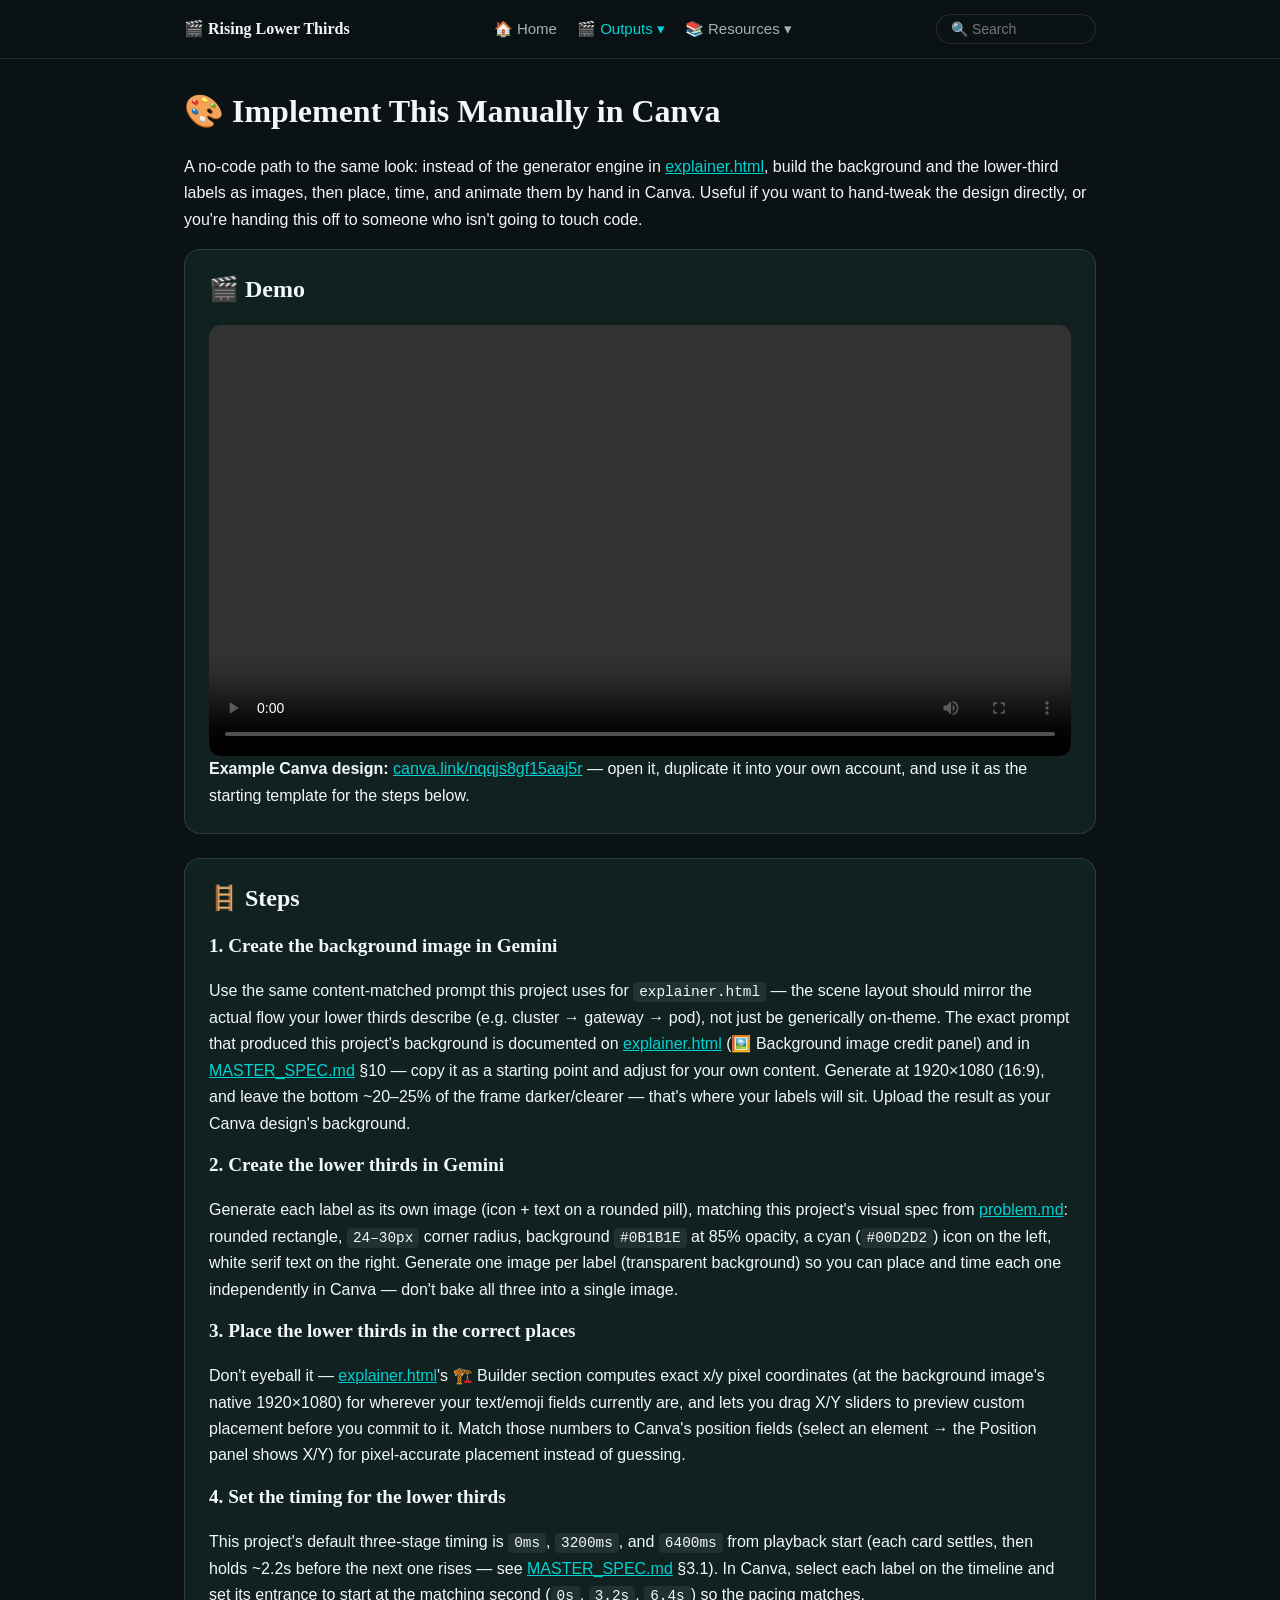
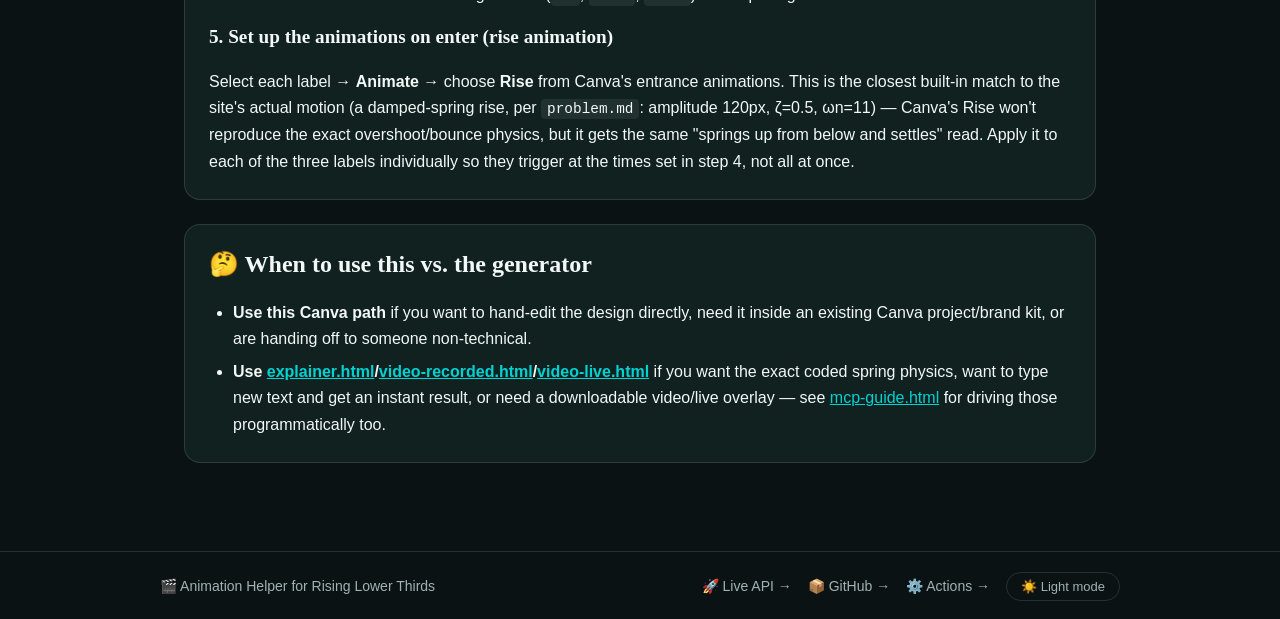
<file: canva-guide.html>
<!doctype html>
<html lang="en">
<head>
  <meta charset="utf-8">
  <meta name="viewport" content="width=device-width, initial-scale=1">
  <title>Canva Guide — Rising Lower Thirds</title>
  <link rel="icon" href="favicon.svg" type="image/svg+xml">
  <link rel="stylesheet" href="assets/css/style.css">
</head>
<body>
  <main>
    <h1>🎨 Implement This Manually in Canva</h1>
    <p>
      A no-code path to the same look: instead of the generator engine in
      <a href="explainer.html">explainer.html</a>, build the background and the
      lower-third labels as images, then place, time, and animate them by hand
      in Canva. Useful if you want to hand-tweak the design directly, or you're
      handing this off to someone who isn't going to touch code.
    </p>

    <div class="card-panel">
      <h2>🎬 Demo</h2>
      <video controls style="width: 100%; border-radius: 12px; display: block;">
        <source src="assets/manual_animation-rising-lower-thirds%20canva%20template.mp4" type="video/mp4">
        Your browser doesn't support embedded video —
        <a href="assets/manual_animation-rising-lower-thirds%20canva%20template.mp4">download it directly</a>.
      </video>
      <p>
        <strong>Example Canva design:</strong>
        <a href="https://canva.link/nqqjs8gf15aaj5r" target="_blank" rel="noopener">canva.link/nqqjs8gf15aaj5r</a>
        — open it, duplicate it into your own account, and use it as the
        starting template for the steps below.
      </p>
    </div>

    <div class="card-panel">
      <h2>🪜 Steps</h2>

      <h3>1. Create the background image in Gemini</h3>
      <p>
        Use the same content-matched prompt this project uses for
        <code>explainer.html</code> — the scene layout should mirror the actual
        flow your lower thirds describe (e.g. cluster → gateway → pod), not just
        be generically on-theme. The exact prompt that produced this project's
        background is documented on
        <a href="explainer.html">explainer.html</a> (🖼️ Background image credit
        panel) and in
        <a href="https://github.com/rifaterdemsahin/animation-rising-lower-thirds/blob/main/MASTER_SPEC.md">MASTER_SPEC.md</a>
        §10 — copy it as a starting point and adjust for your own content.
        Generate at 1920×1080 (16:9), and leave the bottom ~20–25% of the frame
        darker/clearer — that's where your labels will sit. Upload the result
        as your Canva design's background.
      </p>

      <h3>2. Create the lower thirds in Gemini</h3>
      <p>
        Generate each label as its own image (icon + text on a rounded pill),
        matching this project's visual spec from
        <a href="https://github.com/rifaterdemsahin/animation-rising-lower-thirds/blob/main/problem.md">problem.md</a>:
        rounded rectangle, <code>24–30px</code> corner radius, background
        <code>#0B1B1E</code> at 85% opacity, a cyan (<code>#00D2D2</code>) icon
        on the left, white serif text on the right. Generate one image per
        label (transparent background) so you can place and time each one
        independently in Canva — don't bake all three into a single image.
      </p>

      <h3>3. Place the lower thirds in the correct places</h3>
      <p>
        Don't eyeball it — <a href="explainer.html">explainer.html</a>'s
        🏗️ Builder section computes exact x/y pixel coordinates (at the
        background image's native 1920×1080) for wherever your text/emoji
        fields currently are, and lets you drag X/Y sliders to preview custom
        placement before you commit to it. Match those numbers to Canva's
        position fields (select an element → the Position panel shows X/Y) for
        pixel-accurate placement instead of guessing.
      </p>

      <h3>4. Set the timing for the lower thirds</h3>
      <p>
        This project's default three-stage timing is <code>0ms</code>,
        <code>3200ms</code>, and <code>6400ms</code> from playback start (each
        card settles, then holds ~2.2s before the next one rises — see
        <a href="https://github.com/rifaterdemsahin/animation-rising-lower-thirds/blob/main/MASTER_SPEC.md">MASTER_SPEC.md</a>
        §3.1). In Canva, select each label on the timeline and set its entrance
        to start at the matching second (<code>0s</code>, <code>3.2s</code>,
        <code>6.4s</code>) so the pacing matches.
      </p>

      <h3>5. Set up the animations on enter (rise animation)</h3>
      <p>
        Select each label → <strong>Animate</strong> → choose
        <strong>Rise</strong> from Canva's entrance animations. This is the
        closest built-in match to the site's actual motion (a damped-spring
        rise, per <code>problem.md</code>: amplitude 120px, ζ=0.5, ωn=11) —
        Canva's Rise won't reproduce the exact overshoot/bounce physics, but it
        gets the same "springs up from below and settles" read. Apply it to
        each of the three labels individually so they trigger at the times set
        in step 4, not all at once.
      </p>
    </div>

    <div class="card-panel">
      <h2>🤔 When to use this vs. the generator</h2>
      <ul>
        <li>
          <strong>Use this Canva path</strong> if you want to hand-edit the
          design directly, need it inside an existing Canva project/brand kit,
          or are handing off to someone non-technical.
        </li>
        <li>
          <strong>Use <a href="explainer.html">explainer.html</a>/<a href="video-recorded.html">video-recorded.html</a>/<a href="video-live.html">video-live.html</a></strong>
          if you want the exact coded spring physics, want to type new text and
          get an instant result, or need a downloadable video/live overlay —
          see <a href="mcp-guide.html">mcp-guide.html</a> for driving those
          programmatically too.
        </li>
      </ul>
    </div>
  </main>
  <script src="assets/js/nav.js"></script>
</body>
</html>
</file>
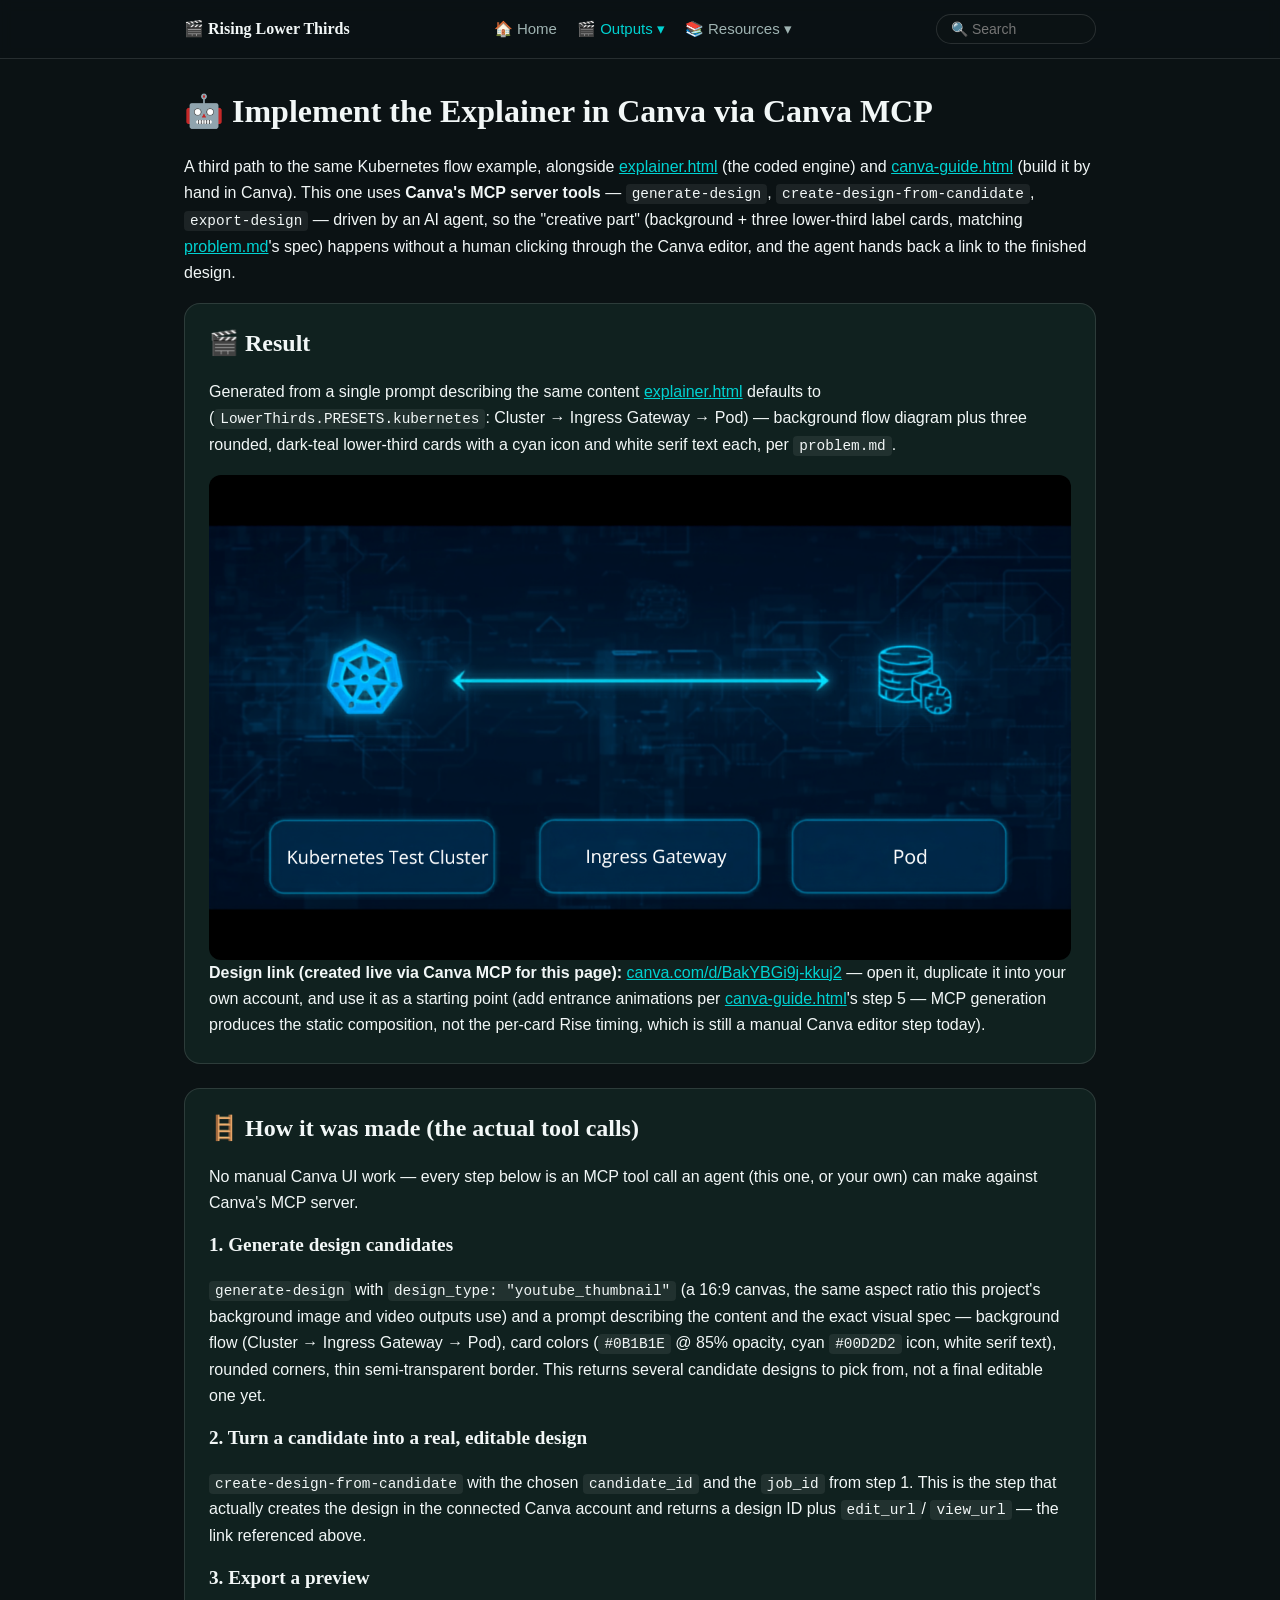
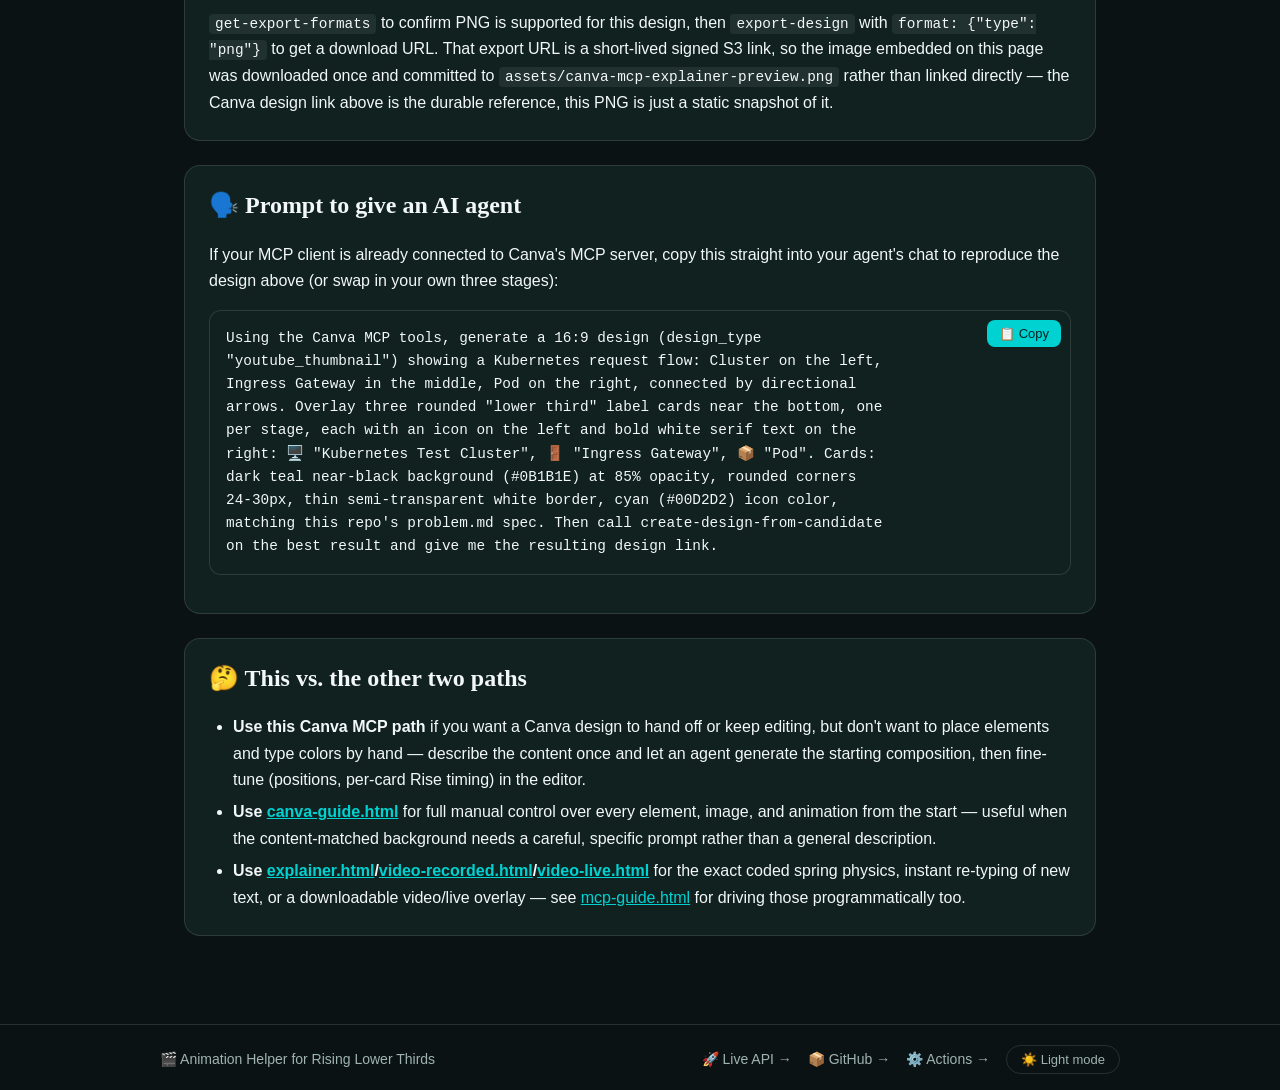
<file: canva-mcp.html>
<!doctype html>
<html lang="en">
<head>
  <meta charset="utf-8">
  <meta name="viewport" content="width=device-width, initial-scale=1">
  <title>Canva MCP — Rising Lower Thirds</title>
  <link rel="icon" href="favicon.svg" type="image/svg+xml">
  <link rel="stylesheet" href="assets/css/style.css">
</head>
<body>
  <main>
    <h1>🤖 Implement the Explainer in Canva via Canva MCP</h1>
    <p>
      A third path to the same Kubernetes flow example, alongside
      <a href="explainer.html">explainer.html</a> (the coded engine) and
      <a href="canva-guide.html">canva-guide.html</a> (build it by hand in
      Canva). This one uses <strong>Canva's MCP server tools</strong> —
      <code>generate-design</code>, <code>create-design-from-candidate</code>,
      <code>export-design</code> — driven by an AI agent, so the "creative
      part" (background + three lower-third label cards, matching
      <a href="https://github.com/rifaterdemsahin/animation-rising-lower-thirds/blob/main/problem.md">problem.md</a>'s
      spec) happens without a human clicking through the Canva editor, and the
      agent hands back a link to the finished design.
    </p>

    <div class="card-panel">
      <h2>🎬 Result</h2>
      <p>
        Generated from a single prompt describing the same content
        <a href="explainer.html">explainer.html</a> defaults to
        (<code>LowerThirds.PRESETS.kubernetes</code>: Cluster → Ingress
        Gateway → Pod) — background flow diagram plus three rounded,
        dark-teal lower-third cards with a cyan icon and white serif text
        each, per <code>problem.md</code>.
      </p>
      <img
        src="assets/canva-mcp-explainer-preview.png"
        alt="Canva design generated via MCP: a Kubernetes request-flow background with three lower-third label cards — Kubernetes Test Cluster, Ingress Gateway, Pod"
        style="max-width: 100%; border-radius: 12px; display: block;"
      >
      <p>
        <strong>Design link (created live via Canva MCP for this page):</strong>
        <a href="https://www.canva.com/d/BakYBGi9j-kkuj2" target="_blank" rel="noopener">canva.com/d/BakYBGi9j-kkuj2</a>
        — open it, duplicate it into your own account, and use it as a
        starting point (add entrance animations per
        <a href="canva-guide.html">canva-guide.html</a>'s step 5 — MCP
        generation produces the static composition, not the per-card Rise
        timing, which is still a manual Canva editor step today).
      </p>
    </div>

    <div class="card-panel">
      <h2>🪜 How it was made (the actual tool calls)</h2>
      <p>
        No manual Canva UI work — every step below is an MCP tool call an
        agent (this one, or your own) can make against Canva's MCP server.
      </p>

      <h3>1. Generate design candidates</h3>
      <p>
        <code>generate-design</code> with <code>design_type: "youtube_thumbnail"</code>
        (a 16:9 canvas, the same aspect ratio this project's background image
        and video outputs use) and a prompt describing the content and the
        exact visual spec — background flow (Cluster → Ingress Gateway → Pod),
        card colors (<code>#0B1B1E</code> @ 85% opacity, cyan
        <code>#00D2D2</code> icon, white serif text), rounded corners, thin
        semi-transparent border. This returns several candidate designs to
        pick from, not a final editable one yet.
      </p>

      <h3>2. Turn a candidate into a real, editable design</h3>
      <p>
        <code>create-design-from-candidate</code> with the chosen
        <code>candidate_id</code> and the <code>job_id</code> from step 1.
        This is the step that actually creates the design in the connected
        Canva account and returns a design ID plus <code>edit_url</code>/
        <code>view_url</code> — the link referenced above.
      </p>

      <h3>3. Export a preview</h3>
      <p>
        <code>get-export-formats</code> to confirm PNG is supported for this
        design, then <code>export-design</code> with
        <code>format: {"type": "png"}</code> to get a download URL. That
        export URL is a short-lived signed S3 link, so the image embedded on
        this page was downloaded once and committed to
        <code>assets/canva-mcp-explainer-preview.png</code> rather than
        linked directly — the Canva design link above is the durable
        reference, this PNG is just a static snapshot of it.
      </p>
    </div>

    <div class="card-panel">
      <h2>🗣️ Prompt to give an AI agent</h2>
      <p>
        If your MCP client is already connected to Canva's MCP server, copy
        this straight into your agent's chat to reproduce the design above
        (or swap in your own three stages):
      </p>
      <div class="prompt-block">
        <pre>Using the Canva MCP tools, generate a 16:9 design (design_type
"youtube_thumbnail") showing a Kubernetes request flow: Cluster on the left,
Ingress Gateway in the middle, Pod on the right, connected by directional
arrows. Overlay three rounded "lower third" label cards near the bottom, one
per stage, each with an icon on the left and bold white serif text on the
right: 🖥️ "Kubernetes Test Cluster", 🚪 "Ingress Gateway", 📦 "Pod". Cards:
dark teal near-black background (#0B1B1E) at 85% opacity, rounded corners
24-30px, thin semi-transparent white border, cyan (#00D2D2) icon color,
matching this repo's problem.md spec. Then call create-design-from-candidate
on the best result and give me the resulting design link.</pre>
        <button class="copy-prompt-btn" type="button">📋 Copy</button>
      </div>
    </div>

    <div class="card-panel">
      <h2>🤔 This vs. the other two paths</h2>
      <ul>
        <li>
          <strong>Use this Canva MCP path</strong> if you want a Canva design
          to hand off or keep editing, but don't want to place elements and
          type colors by hand — describe the content once and let an agent
          generate the starting composition, then fine-tune (positions,
          per-card Rise timing) in the editor.
        </li>
        <li>
          <strong>Use <a href="canva-guide.html">canva-guide.html</a></strong>
          for full manual control over every element, image, and animation
          from the start — useful when the content-matched background needs a
          careful, specific prompt rather than a general description.
        </li>
        <li>
          <strong>Use <a href="explainer.html">explainer.html</a>/<a href="video-recorded.html">video-recorded.html</a>/<a href="video-live.html">video-live.html</a></strong>
          for the exact coded spring physics, instant re-typing of new text,
          or a downloadable video/live overlay — see
          <a href="mcp-guide.html">mcp-guide.html</a> for driving those
          programmatically too.
        </li>
      </ul>
    </div>
  </main>

  <script>
    (function () {
      document.querySelectorAll(".copy-prompt-btn").forEach(function (btn) {
        var pre = btn.parentElement.querySelector("pre");
        var originalLabel = btn.textContent;
        btn.addEventListener("click", function () {
          navigator.clipboard.writeText(pre.textContent).then(function () {
            btn.textContent = "✅ Copied!";
          }, function () {
            btn.textContent = "❌ Copy failed";
          });
          setTimeout(function () { btn.textContent = originalLabel; }, 1800);
        });
      });
    })();
  </script>
  <script src="assets/js/nav.js"></script>
</body>
</html>
</file>
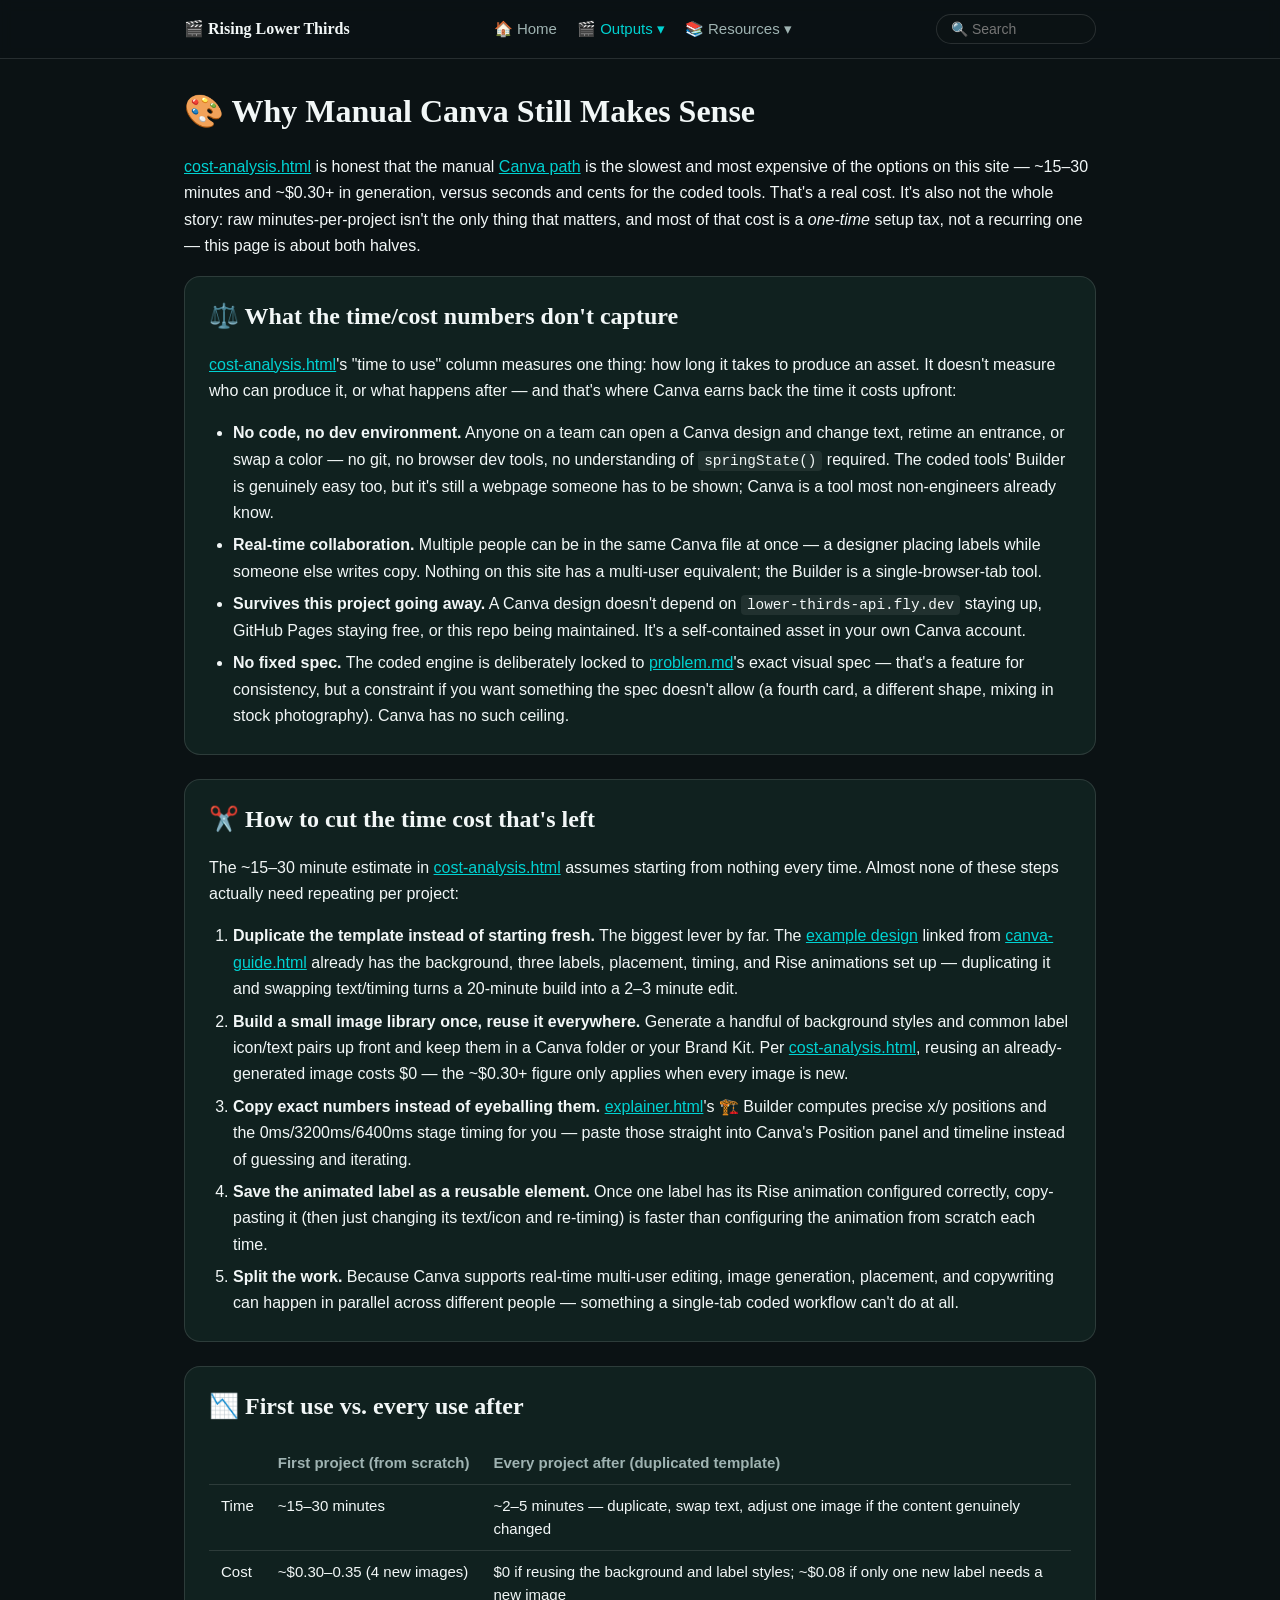
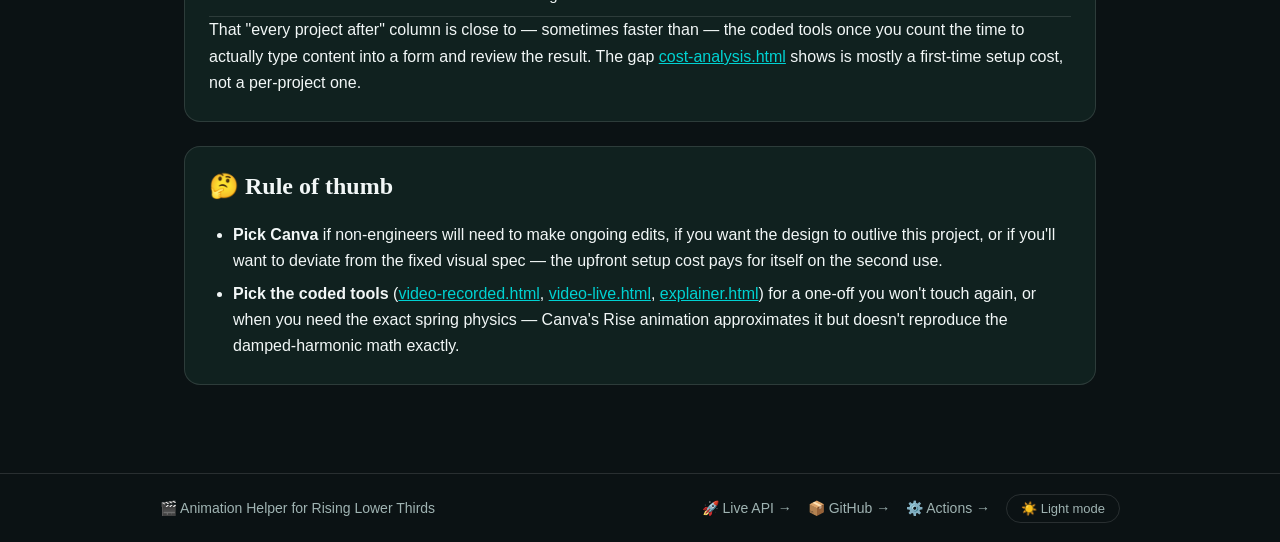
<file: canva-value.html>
<!doctype html>
<html lang="en">
<head>
  <meta charset="utf-8">
  <meta name="viewport" content="width=device-width, initial-scale=1">
  <title>Why Manual Canva Makes Sense — Rising Lower Thirds</title>
  <link rel="icon" href="favicon.svg" type="image/svg+xml">
  <link rel="stylesheet" href="assets/css/style.css">
</head>
<body>
  <main>
    <h1>🎨 Why Manual Canva Still Makes Sense</h1>
    <p>
      <a href="cost-analysis.html">cost-analysis.html</a> is honest that the
      manual <a href="canva-guide.html">Canva path</a> is the slowest and most
      expensive of the options on this site — ~15–30 minutes and ~$0.30+ in
      generation, versus seconds and cents for the coded tools. That's a real
      cost. It's also not the whole story: raw minutes-per-project isn't the
      only thing that matters, and most of that cost is a <em>one-time</em>
      setup tax, not a recurring one — this page is about both halves.
    </p>

    <div class="card-panel">
      <h2>⚖️ What the time/cost numbers don't capture</h2>
      <p>
        <a href="cost-analysis.html">cost-analysis.html</a>'s "time to use"
        column measures one thing: how long it takes to produce an asset. It
        doesn't measure who can produce it, or what happens after — and
        that's where Canva earns back the time it costs upfront:
      </p>
      <ul>
        <li>
          <strong>No code, no dev environment.</strong> Anyone on a team can
          open a Canva design and change text, retime an entrance, or swap a
          color — no git, no browser dev tools, no understanding of
          <code>springState()</code> required. The coded tools' Builder is
          genuinely easy too, but it's still a webpage someone has to be
          shown; Canva is a tool most non-engineers already know.
        </li>
        <li>
          <strong>Real-time collaboration.</strong> Multiple people can be in
          the same Canva file at once — a designer placing labels while
          someone else writes copy. Nothing on this site has a multi-user
          equivalent; the Builder is a single-browser-tab tool.
        </li>
        <li>
          <strong>Survives this project going away.</strong> A Canva design
          doesn't depend on <code>lower-thirds-api.fly.dev</code> staying up,
          GitHub Pages staying free, or this repo being maintained. It's a
          self-contained asset in your own Canva account.
        </li>
        <li>
          <strong>No fixed spec.</strong> The coded engine is deliberately
          locked to <a href="https://github.com/rifaterdemsahin/animation-rising-lower-thirds/blob/main/problem.md">problem.md</a>'s
          exact visual spec — that's a feature for consistency, but a
          constraint if you want something the spec doesn't allow (a fourth
          card, a different shape, mixing in stock photography). Canva has no
          such ceiling.
        </li>
      </ul>
    </div>

    <div class="card-panel">
      <h2>✂️ How to cut the time cost that's left</h2>
      <p>
        The ~15–30 minute estimate in <a href="cost-analysis.html">cost-analysis.html</a>
        assumes starting from nothing every time. Almost none of these steps
        actually need repeating per project:
      </p>
      <ol>
        <li>
          <strong>Duplicate the template instead of starting fresh.</strong>
          The biggest lever by far. The
          <a href="https://canva.link/nqqjs8gf15aaj5r" target="_blank" rel="noopener">example design</a>
          linked from <a href="canva-guide.html">canva-guide.html</a> already
          has the background, three labels, placement, timing, and Rise
          animations set up — duplicating it and swapping text/timing turns a
          20-minute build into a 2–3 minute edit.
        </li>
        <li>
          <strong>Build a small image library once, reuse it everywhere.</strong>
          Generate a handful of background styles and common label
          icon/text pairs up front and keep them in a Canva folder or your
          Brand Kit. Per <a href="cost-analysis.html">cost-analysis.html</a>,
          reusing an already-generated image costs $0 — the ~$0.30+ figure
          only applies when every image is new.
        </li>
        <li>
          <strong>Copy exact numbers instead of eyeballing them.</strong>
          <a href="explainer.html">explainer.html</a>'s 🏗️ Builder computes
          precise x/y positions and the 0ms/3200ms/6400ms stage timing for
          you — paste those straight into Canva's Position panel and
          timeline instead of guessing and iterating.
        </li>
        <li>
          <strong>Save the animated label as a reusable element.</strong>
          Once one label has its Rise animation configured correctly,
          copy-pasting it (then just changing its text/icon and re-timing)
          is faster than configuring the animation from scratch each time.
        </li>
        <li>
          <strong>Split the work.</strong> Because Canva supports real-time
          multi-user editing, image generation, placement, and copywriting
          can happen in parallel across different people — something a
          single-tab coded workflow can't do at all.
        </li>
      </ol>
    </div>

    <div class="card-panel">
      <h2>📉 First use vs. every use after</h2>
      <div style="overflow-x: auto;">
        <table>
          <thead>
            <tr><th></th><th>First project (from scratch)</th><th>Every project after (duplicated template)</th></tr>
          </thead>
          <tbody>
            <tr>
              <td>Time</td>
              <td>~15–30 minutes</td>
              <td>~2–5 minutes — duplicate, swap text, adjust one image if the content genuinely changed</td>
            </tr>
            <tr>
              <td>Cost</td>
              <td>~$0.30–0.35 (4 new images)</td>
              <td>$0 if reusing the background and label styles; ~$0.08 if only one new label needs a new image</td>
            </tr>
          </tbody>
        </table>
      </div>
      <p>
        That "every project after" column is close to — sometimes faster
        than — the coded tools once you count the time to actually type
        content into a form and review the result. The gap
        <a href="cost-analysis.html">cost-analysis.html</a> shows is mostly a
        first-time setup cost, not a per-project one.
      </p>
    </div>

    <div class="card-panel">
      <h2>🤔 Rule of thumb</h2>
      <ul>
        <li>
          <strong>Pick Canva</strong> if non-engineers will need to make
          ongoing edits, if you want the design to outlive this project, or
          if you'll want to deviate from the fixed visual spec — the upfront
          setup cost pays for itself on the second use.
        </li>
        <li>
          <strong>Pick the coded tools</strong> (<a href="video-recorded.html">video-recorded.html</a>,
          <a href="video-live.html">video-live.html</a>,
          <a href="explainer.html">explainer.html</a>) for a one-off you
          won't touch again, or when you need the exact spring physics —
          Canva's Rise animation approximates it but doesn't reproduce the
          damped-harmonic math exactly.
        </li>
      </ul>
    </div>
  </main>
  <script src="assets/js/nav.js"></script>
</body>
</html>
</file>
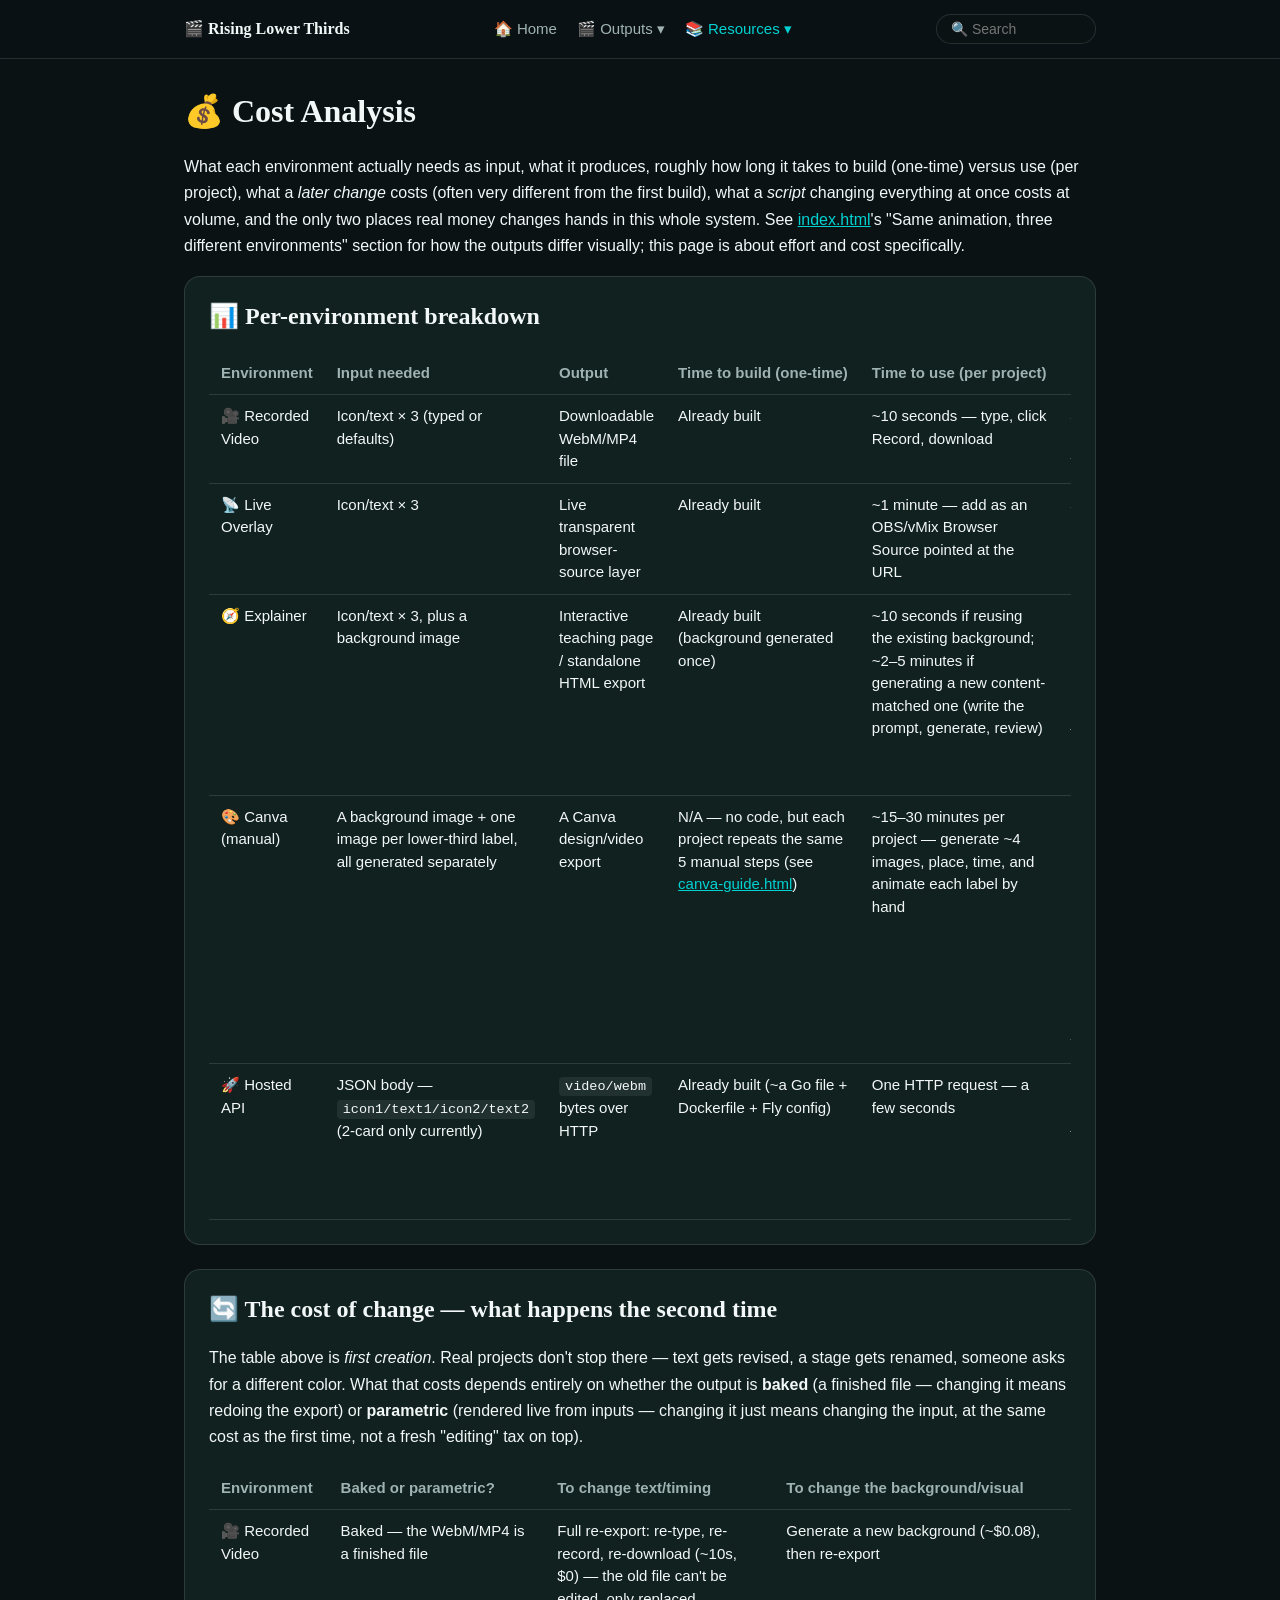
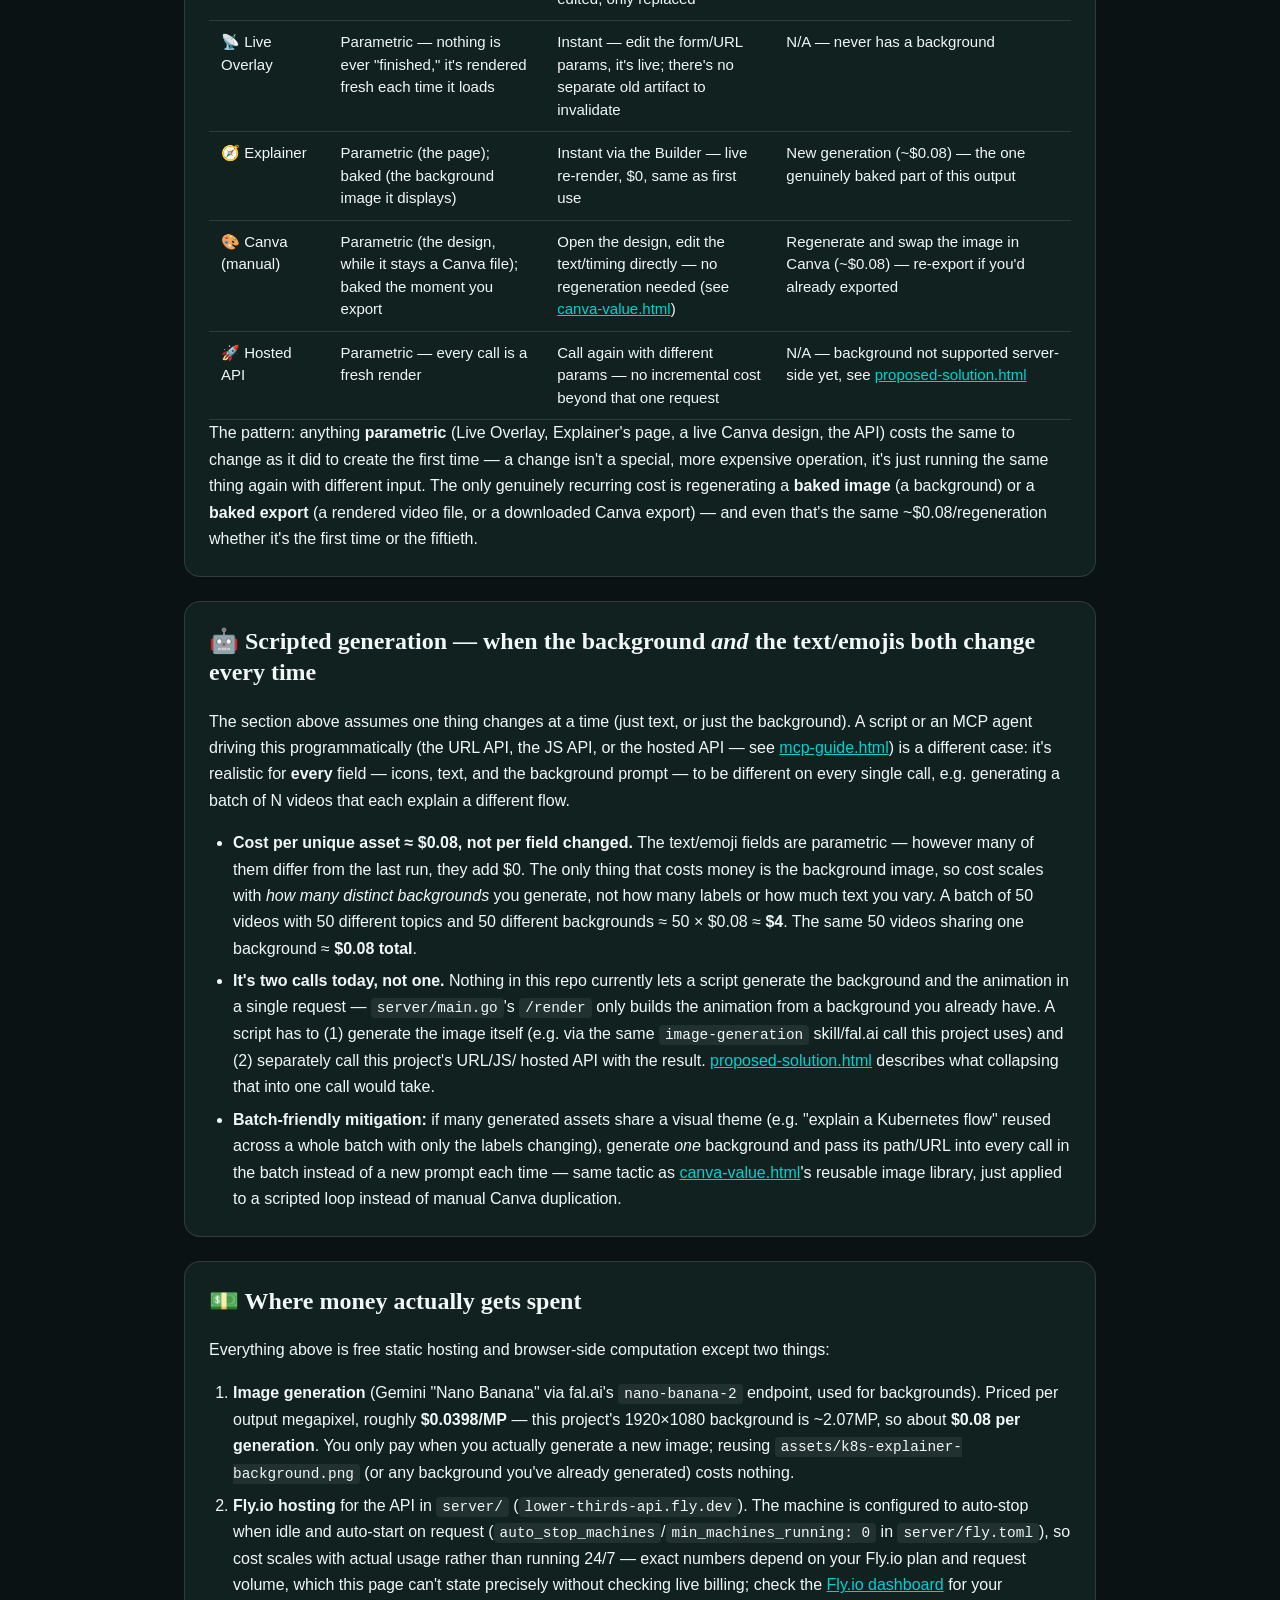
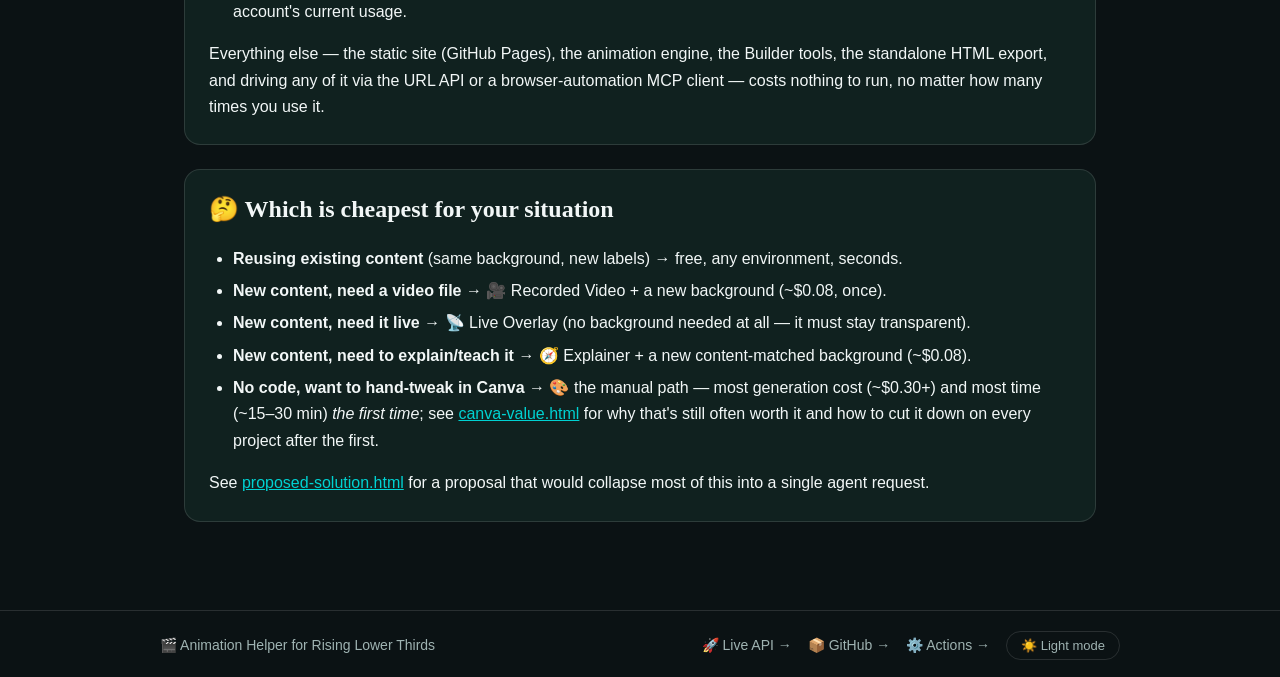
<file: cost-analysis.html>
<!doctype html>
<html lang="en">
<head>
  <meta charset="utf-8">
  <meta name="viewport" content="width=device-width, initial-scale=1">
  <title>Cost Analysis — Rising Lower Thirds</title>
  <link rel="icon" href="favicon.svg" type="image/svg+xml">
  <link rel="stylesheet" href="assets/css/style.css">
</head>
<body>
  <main>
    <h1>💰 Cost Analysis</h1>
    <p>
      What each environment actually needs as input, what it produces,
      roughly how long it takes to build (one-time) versus use (per project),
      what a <em>later change</em> costs (often very different from the first
      build), what a <em>script</em> changing everything at once costs at
      volume, and the only two places real money changes hands in this whole
      system. See <a href="index.html">index.html</a>'s "Same animation,
      three different environments" section for how the outputs differ
      visually; this page is about effort and cost specifically.
    </p>

    <div class="card-panel">
      <h2>📊 Per-environment breakdown</h2>
      <div style="overflow-x: auto;">
        <table>
          <thead>
            <tr>
              <th>Environment</th>
              <th>Input needed</th>
              <th>Output</th>
              <th>Time to build (one-time)</th>
              <th>Time to use (per project)</th>
              <th>Real cost</th>
            </tr>
          </thead>
          <tbody>
            <tr>
              <td>🎥 Recorded Video</td>
              <td>Icon/text × 3 (typed or defaults)</td>
              <td>Downloadable WebM/MP4 file</td>
              <td>Already built</td>
              <td>~10 seconds — type, click Record, download</td>
              <td>$0 — runs entirely in your browser</td>
            </tr>
            <tr>
              <td>📡 Live Overlay</td>
              <td>Icon/text × 3</td>
              <td>Live transparent browser-source layer</td>
              <td>Already built</td>
              <td>~1 minute — add as an OBS/vMix Browser Source pointed at the URL</td>
              <td>$0</td>
            </tr>
            <tr>
              <td>🧭 Explainer</td>
              <td>Icon/text × 3, plus a background image</td>
              <td>Interactive teaching page / standalone HTML export</td>
              <td>Already built (background generated once)</td>
              <td>~10 seconds if reusing the existing background; ~2–5 minutes if generating a new content-matched one (write the prompt, generate, review)</td>
              <td>~$0.08 per background image generated (see below) — $0 to reuse an existing one</td>
            </tr>
            <tr>
              <td>🎨 Canva (manual)</td>
              <td>A background image + one image per lower-third label, all generated separately</td>
              <td>A Canva design/video export</td>
              <td>N/A — no code, but each project repeats the same 5 manual steps (see <a href="canva-guide.html">canva-guide.html</a>)</td>
              <td>~15–30 minutes per project — generate ~4 images, place, time, and animate each label by hand</td>
              <td>~$0.30–0.35 in generation (4 images × ~$0.08) + optional Canva Pro subscription if you need premium assets/export formats</td>
            </tr>
            <tr>
              <td>🚀 Hosted API</td>
              <td>JSON body — <code>icon1/text1/icon2/text2</code> (2-card only currently)</td>
              <td><code>video/webm</code> bytes over HTTP</td>
              <td>Already built (~a Go file + Dockerfile + Fly config)</td>
              <td>One HTTP request — a few seconds</td>
              <td>Fly.io hosting (see below) — no per-request charge beyond that</td>
            </tr>
          </tbody>
        </table>
      </div>
    </div>

    <div class="card-panel">
      <h2>🔄 The cost of change — what happens the second time</h2>
      <p>
        The table above is <em>first creation</em>. Real projects don't stop
        there — text gets revised, a stage gets renamed, someone asks for a
        different color. What that costs depends entirely on whether the
        output is <strong>baked</strong> (a finished file — changing it means
        redoing the export) or <strong>parametric</strong> (rendered live
        from inputs — changing it just means changing the input, at the same
        cost as the first time, not a fresh "editing" tax on top).
      </p>
      <div style="overflow-x: auto;">
        <table>
          <thead>
            <tr>
              <th>Environment</th>
              <th>Baked or parametric?</th>
              <th>To change text/timing</th>
              <th>To change the background/visual</th>
            </tr>
          </thead>
          <tbody>
            <tr>
              <td>🎥 Recorded Video</td>
              <td>Baked — the WebM/MP4 is a finished file</td>
              <td>Full re-export: re-type, re-record, re-download (~10s, $0) — the old file can't be edited, only replaced</td>
              <td>Generate a new background (~$0.08), then re-export</td>
            </tr>
            <tr>
              <td>📡 Live Overlay</td>
              <td>Parametric — nothing is ever "finished," it's rendered fresh each time it loads</td>
              <td>Instant — edit the form/URL params, it's live; there's no separate old artifact to invalidate</td>
              <td>N/A — never has a background</td>
            </tr>
            <tr>
              <td>🧭 Explainer</td>
              <td>Parametric (the page); baked (the background image it displays)</td>
              <td>Instant via the Builder — live re-render, $0, same as first use</td>
              <td>New generation (~$0.08) — the one genuinely baked part of this output</td>
            </tr>
            <tr>
              <td>🎨 Canva (manual)</td>
              <td>Parametric (the design, while it stays a Canva file); baked the moment you export</td>
              <td>Open the design, edit the text/timing directly — no regeneration needed (see <a href="canva-value.html">canva-value.html</a>)</td>
              <td>Regenerate and swap the image in Canva (~$0.08) — re-export if you'd already exported</td>
            </tr>
            <tr>
              <td>🚀 Hosted API</td>
              <td>Parametric — every call is a fresh render</td>
              <td>Call again with different params — no incremental cost beyond that one request</td>
              <td>N/A — background not supported server-side yet, see <a href="proposed-solution.html">proposed-solution.html</a></td>
            </tr>
          </tbody>
        </table>
      </div>
      <p>
        The pattern: anything <strong>parametric</strong> (Live Overlay,
        Explainer's page, a live Canva design, the API) costs the same to
        change as it did to create the first time — a change isn't a special,
        more expensive operation, it's just running the same thing again with
        different input. The only genuinely recurring cost is regenerating a
        <strong>baked image</strong> (a background) or a <strong>baked
        export</strong> (a rendered video file, or a downloaded Canva export)
        — and even that's the same ~$0.08/regeneration whether it's the first
        time or the fiftieth.
      </p>
    </div>

    <div class="card-panel">
      <h2>🤖 Scripted generation — when the background <em>and</em> the text/emojis both change every time</h2>
      <p>
        The section above assumes one thing changes at a time (just text, or
        just the background). A script or an MCP agent driving this
        programmatically (the URL API, the JS API, or the hosted API — see
        <a href="mcp-guide.html">mcp-guide.html</a>) is a different case: it's
        realistic for <strong>every</strong> field — icons, text, and the
        background prompt — to be different on every single call, e.g.
        generating a batch of N videos that each explain a different flow.
      </p>
      <ul>
        <li>
          <strong>Cost per unique asset ≈ $0.08, not per field changed.</strong>
          The text/emoji fields are parametric — however many of them differ
          from the last run, they add $0. The only thing that costs money is
          the background image, so cost scales with <em>how many distinct
          backgrounds</em> you generate, not how many labels or how much text
          you vary. A batch of 50 videos with 50 different topics and 50
          different backgrounds ≈ 50 × $0.08 ≈ <strong>$4</strong>. The same
          50 videos sharing one background ≈ <strong>$0.08 total</strong>.
        </li>
        <li>
          <strong>It's two calls today, not one.</strong> Nothing in this
          repo currently lets a script generate the background and the
          animation in a single request — <code>server/main.go</code>'s
          <code>/render</code> only builds the animation from a background
          you already have. A script has to (1) generate the image itself
          (e.g. via the same <code>image-generation</code> skill/fal.ai call
          this project uses) and (2) separately call this project's URL/JS/
          hosted API with the result. <a href="proposed-solution.html">proposed-solution.html</a>
          describes what collapsing that into one call would take.
        </li>
        <li>
          <strong>Batch-friendly mitigation:</strong> if many generated
          assets share a visual theme (e.g. "explain a Kubernetes flow" reused
          across a whole batch with only the labels changing), generate
          <em>one</em> background and pass its path/URL into every call in
          the batch instead of a new prompt each time — same tactic as
          <a href="canva-value.html">canva-value.html</a>'s reusable image
          library, just applied to a scripted loop instead of manual Canva
          duplication.
        </li>
      </ul>
    </div>

    <div class="card-panel">
      <h2>💵 Where money actually gets spent</h2>
      <p>Everything above is free static hosting and browser-side computation except two things:</p>
      <ol>
        <li>
          <strong>Image generation</strong> (Gemini "Nano Banana" via fal.ai's
          <code>nano-banana-2</code> endpoint, used for backgrounds). Priced
          per output megapixel, roughly <strong>$0.0398/MP</strong> — this
          project's 1920×1080 background is ~2.07MP, so about
          <strong>$0.08 per generation</strong>. You only pay when you
          actually generate a new image; reusing
          <code>assets/k8s-explainer-background.png</code> (or any background
          you've already generated) costs nothing.
        </li>
        <li>
          <strong>Fly.io hosting</strong> for the API in <code>server/</code>
          (<code>lower-thirds-api.fly.dev</code>). The machine is configured
          to auto-stop when idle and auto-start on request
          (<code>auto_stop_machines</code>/<code>min_machines_running: 0</code>
          in <code>server/fly.toml</code>), so cost scales with actual usage
          rather than running 24/7 — exact numbers depend on your Fly.io plan
          and request volume, which this page can't state precisely without
          checking live billing; check the
          <a href="https://fly.io/dashboard" target="_blank" rel="noopener">Fly.io dashboard</a>
          for your account's current usage.
        </li>
      </ol>
      <p>
        Everything else — the static site (GitHub Pages), the animation
        engine, the Builder tools, the standalone HTML export, and driving any
        of it via the URL API or a browser-automation MCP client — costs
        nothing to run, no matter how many times you use it.
      </p>
    </div>

    <div class="card-panel">
      <h2>🤔 Which is cheapest for your situation</h2>
      <ul>
        <li><strong>Reusing existing content</strong> (same background, new labels) → free, any environment, seconds.</li>
        <li><strong>New content, need a video file</strong> → 🎥 Recorded Video + a new background (~$0.08, once).</li>
        <li><strong>New content, need it live</strong> → 📡 Live Overlay (no background needed at all — it must stay transparent).</li>
        <li><strong>New content, need to explain/teach it</strong> → 🧭 Explainer + a new content-matched background (~$0.08).</li>
        <li><strong>No code, want to hand-tweak in Canva</strong> → 🎨 the manual path — most generation cost (~$0.30+) and most time (~15–30 min) <em>the first time</em>; see <a href="canva-value.html">canva-value.html</a> for why that's still often worth it and how to cut it down on every project after the first.</li>
      </ul>
      <p>
        See <a href="proposed-solution.html">proposed-solution.html</a> for a
        proposal that would collapse most of this into a single agent request.
      </p>
    </div>
  </main>
  <script src="assets/js/nav.js"></script>
</body>
</html>
</file>
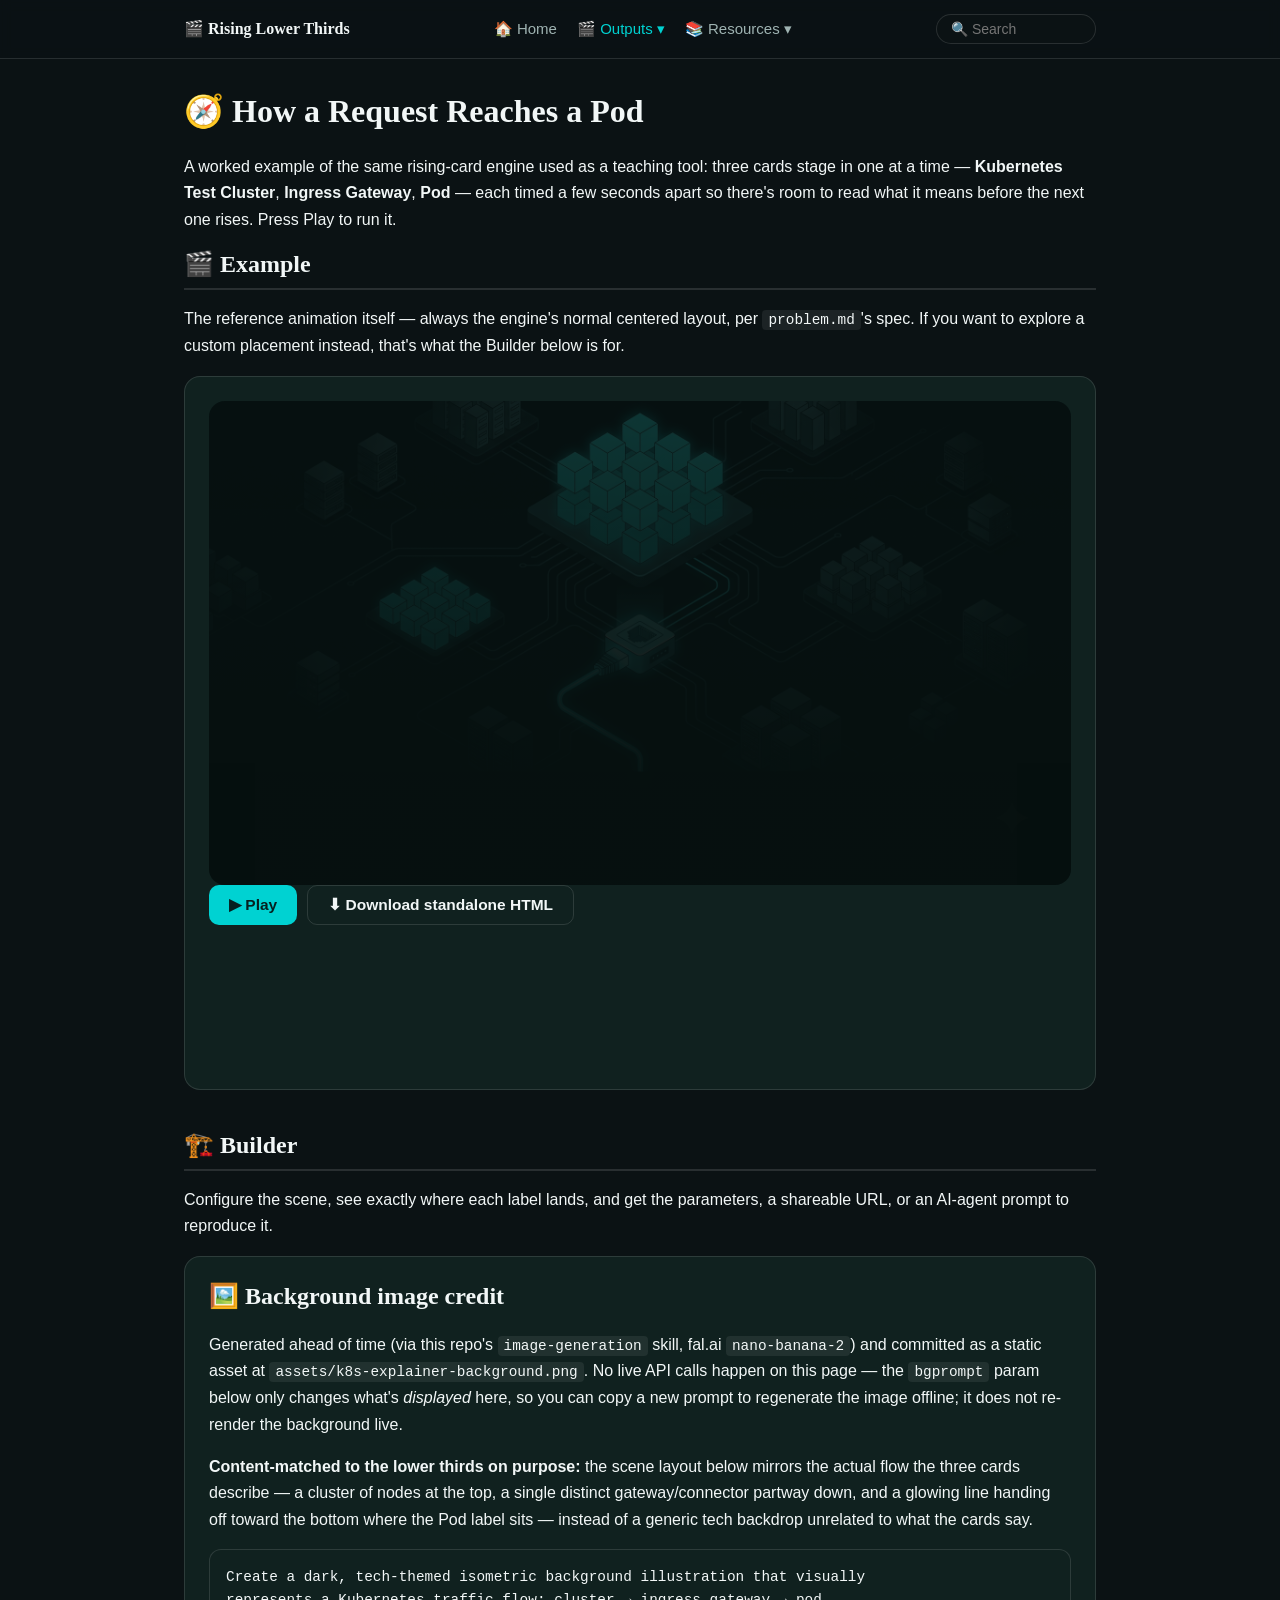
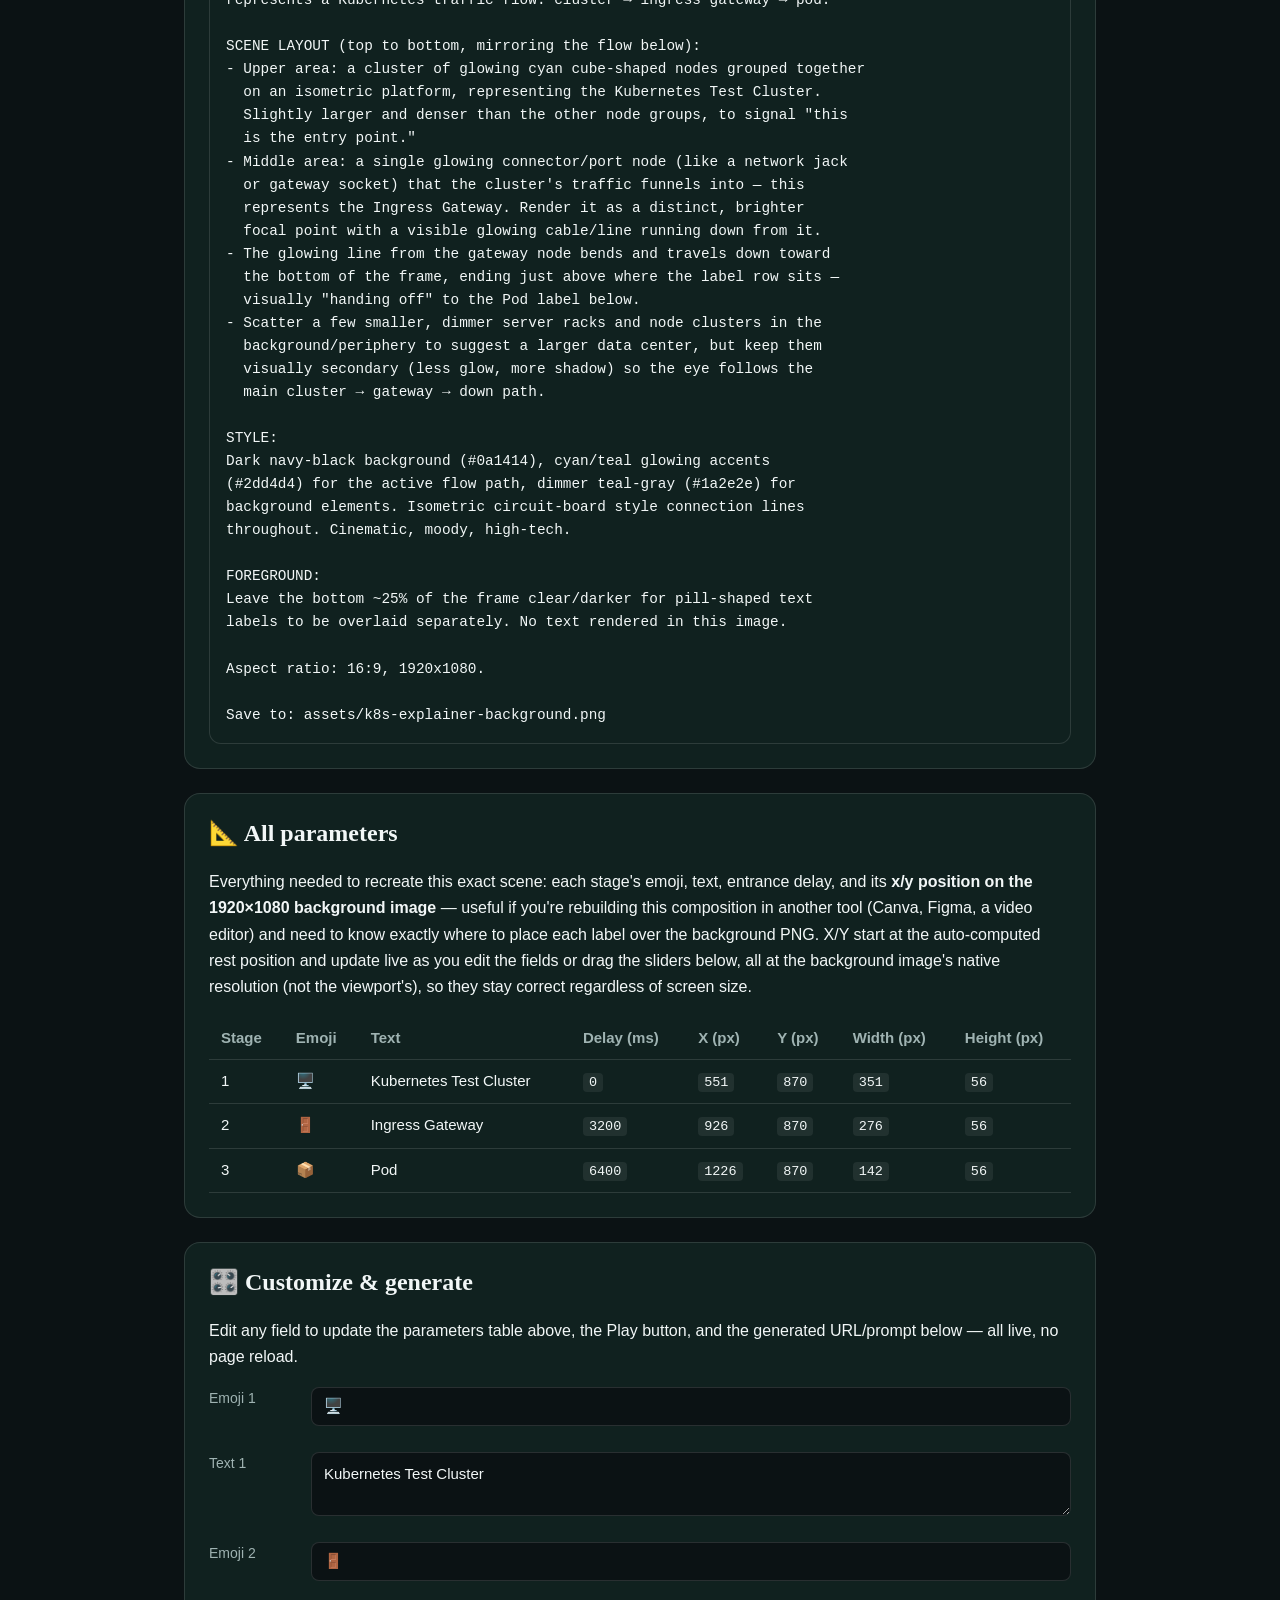
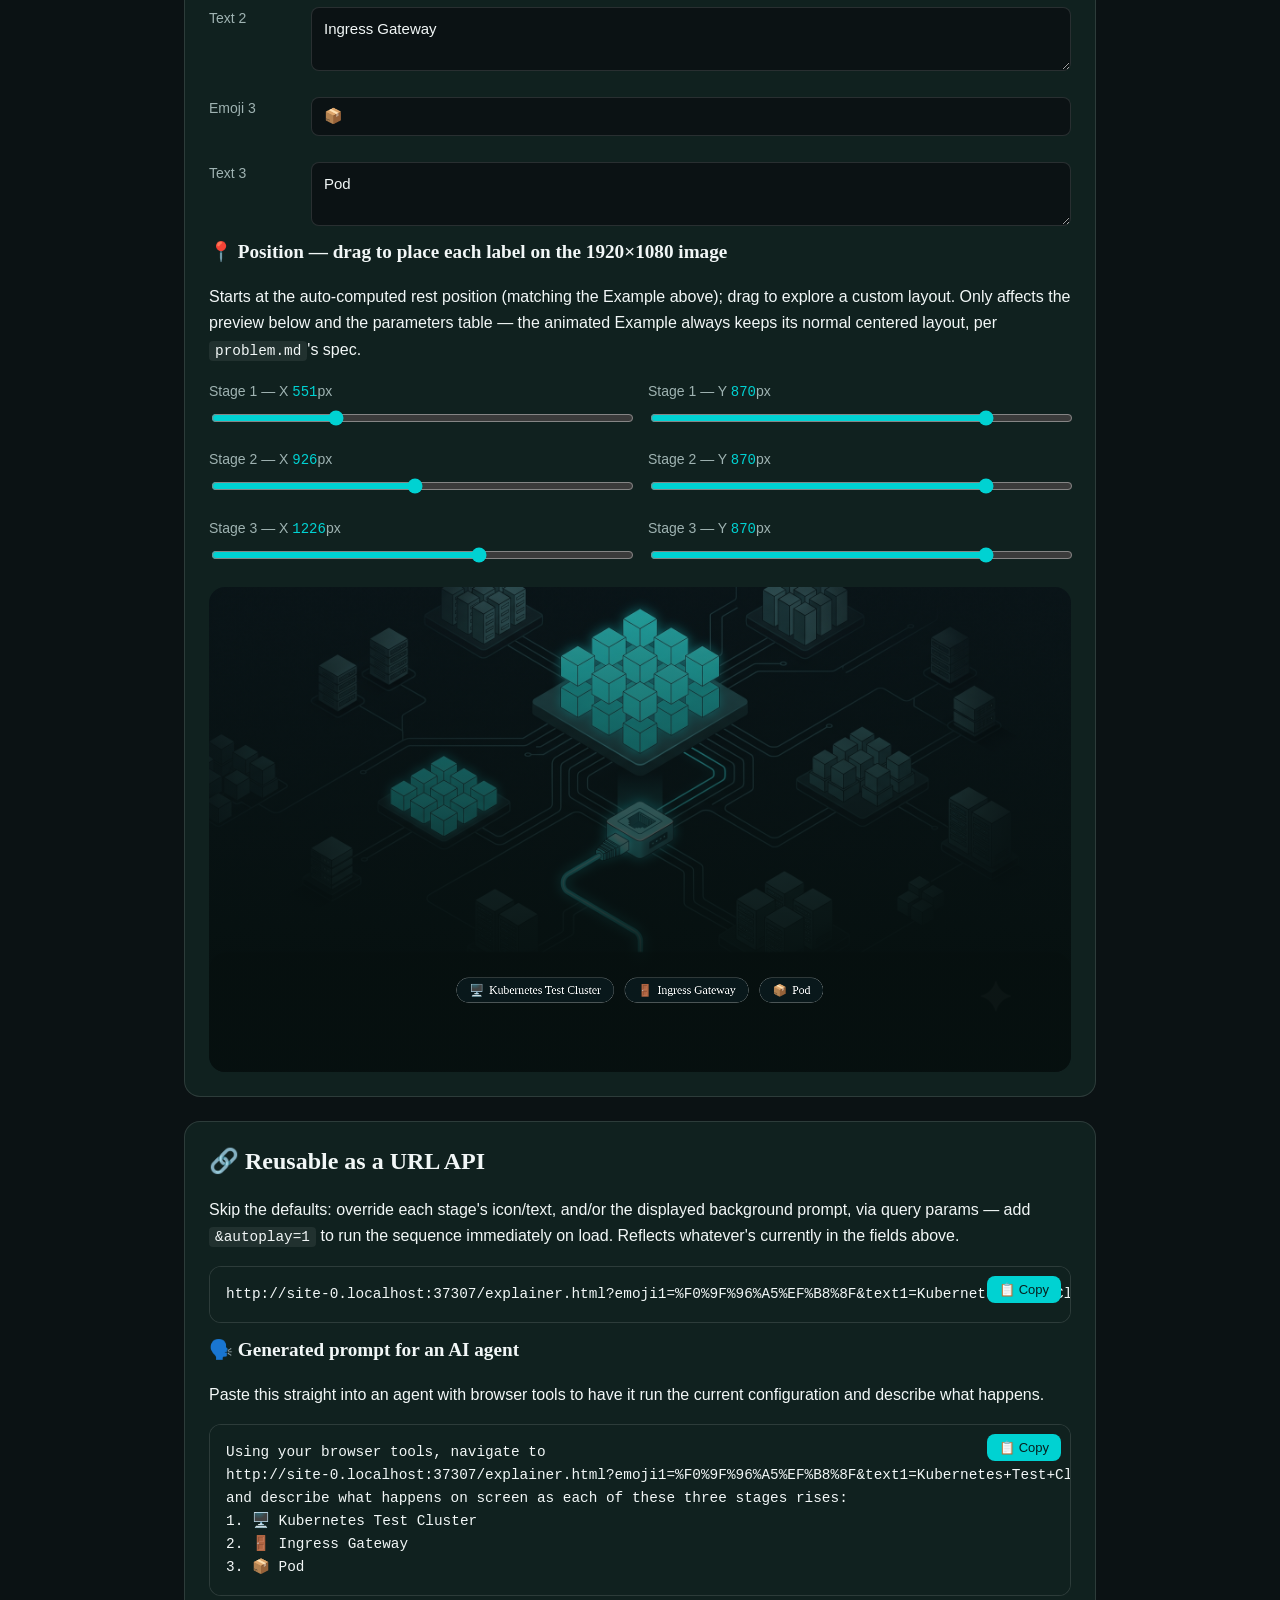
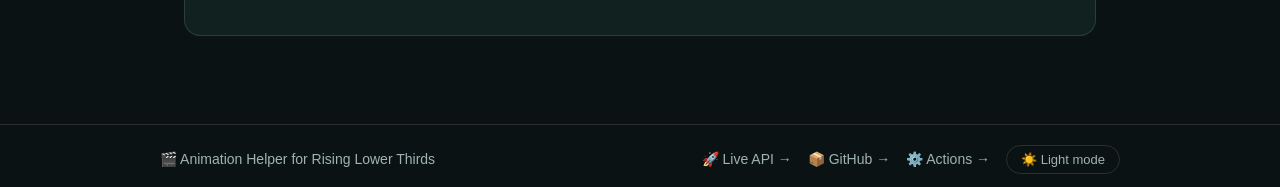
<file: explainer.html>
<!doctype html>
<html lang="en">
<head>
  <meta charset="utf-8">
  <meta name="viewport" content="width=device-width, initial-scale=1">
  <title>Explainer: Kubernetes Request Flow — Rising Lower Thirds</title>
  <link rel="icon" href="favicon.svg" type="image/svg+xml">
  <link rel="stylesheet" href="assets/css/style.css">
  <link rel="stylesheet" href="assets/css/lower-thirds.css">
</head>
<body>
  <main>
    <h1>🧭 How a Request Reaches a Pod</h1>
    <p>
      A worked example of the same rising-card engine used as a teaching tool: three
      cards stage in one at a time — <strong>Kubernetes Test Cluster</strong>,
      <strong>Ingress Gateway</strong>, <strong>Pod</strong> — each timed a few
      seconds apart so there's room to read what it means before the next one rises.
      Press Play to run it.
    </p>

    <h2 class="section-heading">🎬 Example</h2>
    <p>
      The reference animation itself — always the engine's normal centered
      layout, per <code>problem.md</code>'s spec. If you want to explore a
      custom placement instead, that's what the Builder below is for.
    </p>

    <div class="card-panel">
      <div class="lt-stage lt-explainer-bg" id="stage">
        <div class="lt-bg-layer" id="bg-layer"></div>
        <svg class="lt-arrows" id="arrows-svg">
          <defs>
            <marker id="arrowhead" viewBox="0 0 10 10" refX="9" refY="5" markerWidth="7" markerHeight="7" orient="auto-start-reverse">
              <path d="M0,0 L10,5 L0,10 z" fill="#00d2d2"></path>
            </marker>
          </defs>
          <line id="arrow-1-2" class="lt-arrow" x1="0" y1="0" x2="0" y2="0" marker-end="url(#arrowhead)"></line>
          <line id="arrow-2-3" class="lt-arrow" x1="0" y1="0" x2="0" y2="0" marker-end="url(#arrowhead)"></line>
        </svg>
        <div id="cards-mount"></div>
      </div>
      <div style="display: flex; gap: 10px; flex-wrap: wrap;">
        <button class="button" id="play-btn" type="button">▶ Play</button>
        <button class="button secondary" id="download-btn" type="button">⬇ Download standalone HTML</button>
      </div>
      <span id="download-status" style="font-size: 13px; color: var(--text-dim);"></span>

      <ol class="lt-caption-list" id="caption-list">
        <li class="lt-caption" id="caption-1">
          <span class="lt-caption-index">1.</span>
          <span class="lt-caption-text" id="caption-1-text"></span>
        </li>
        <li class="lt-caption" id="caption-2">
          <span class="lt-caption-index">2.</span>
          <span class="lt-caption-text" id="caption-2-text"></span>
        </li>
        <li class="lt-caption" id="caption-3">
          <span class="lt-caption-index">3.</span>
          <span class="lt-caption-text" id="caption-3-text"></span>
        </li>
      </ol>
    </div>

    <h2 class="section-heading">🏗️ Builder</h2>
    <p>
      Configure the scene, see exactly where each label lands, and get the
      parameters, a shareable URL, or an AI-agent prompt to reproduce it.
    </p>

    <div class="card-panel">
      <h2>🖼️ Background image credit</h2>
      <p>
        Generated ahead of time (via this repo's <code>image-generation</code> skill,
        fal.ai <code>nano-banana-2</code>) and committed as a static asset at
        <code>assets/k8s-explainer-background.png</code>. No live API calls happen on
        this page — the <code>bgprompt</code> param below only changes what's
        <em>displayed</em> here, so you can copy a new prompt to regenerate the image
        offline; it does not re-render the background live.
      </p>
      <p>
        <strong>Content-matched to the lower thirds on purpose:</strong> the scene
        layout below mirrors the actual flow the three cards describe — a cluster of
        nodes at the top, a single distinct gateway/connector partway down, and a
        glowing line handing off toward the bottom where the Pod label sits — instead
        of a generic tech backdrop unrelated to what the cards say.
      </p>
      <pre id="bg-prompt">Create a dark, tech-themed isometric background illustration that visually
represents a Kubernetes traffic flow: cluster → ingress gateway → pod.

SCENE LAYOUT (top to bottom, mirroring the flow below):
- Upper area: a cluster of glowing cyan cube-shaped nodes grouped together
  on an isometric platform, representing the Kubernetes Test Cluster.
  Slightly larger and denser than the other node groups, to signal "this
  is the entry point."
- Middle area: a single glowing connector/port node (like a network jack
  or gateway socket) that the cluster's traffic funnels into — this
  represents the Ingress Gateway. Render it as a distinct, brighter
  focal point with a visible glowing cable/line running down from it.
- The glowing line from the gateway node bends and travels down toward
  the bottom of the frame, ending just above where the label row sits —
  visually "handing off" to the Pod label below.
- Scatter a few smaller, dimmer server racks and node clusters in the
  background/periphery to suggest a larger data center, but keep them
  visually secondary (less glow, more shadow) so the eye follows the
  main cluster → gateway → down path.

STYLE:
Dark navy-black background (#0a1414), cyan/teal glowing accents
(#2dd4d4) for the active flow path, dimmer teal-gray (#1a2e2e) for
background elements. Isometric circuit-board style connection lines
throughout. Cinematic, moody, high-tech.

FOREGROUND:
Leave the bottom ~25% of the frame clear/darker for pill-shaped text
labels to be overlaid separately. No text rendered in this image.

Aspect ratio: 16:9, 1920x1080.

Save to: assets/k8s-explainer-background.png</pre>
    </div>

    <div class="card-panel">
      <h2>📐 All parameters</h2>
      <p>
        Everything needed to recreate this exact scene: each stage's emoji, text,
        entrance delay, and its <strong>x/y position on the 1920×1080 background
        image</strong> — useful if you're rebuilding this composition in another
        tool (Canva, Figma, a video editor) and need to know exactly where to place
        each label over the background PNG. X/Y start at the auto-computed rest
        position and update live as you edit the fields or drag the sliders below,
        all at the background image's native resolution (not the viewport's), so
        they stay correct regardless of screen size.
      </p>
      <div style="overflow-x: auto;">
        <table id="params-table">
          <thead>
            <tr><th>Stage</th><th>Emoji</th><th>Text</th><th>Delay (ms)</th><th>X (px)</th><th>Y (px)</th><th>Width (px)</th><th>Height (px)</th></tr>
          </thead>
          <tbody id="params-table-body"></tbody>
        </table>
      </div>
    </div>

    <div class="card-panel">
      <h2>🎛️ Customize &amp; generate</h2>
      <p>
        Edit any field to update the parameters table above, the Play button, and
        the generated URL/prompt below — all live, no page reload.
      </p>
      <div class="field-row">
        <label for="emoji1">Emoji 1</label>
        <input type="text" id="emoji1">
        <label for="text1">Text 1</label>
        <textarea id="text1" rows="2"></textarea>
        <label for="emoji2">Emoji 2</label>
        <input type="text" id="emoji2">
        <label for="text2">Text 2</label>
        <textarea id="text2" rows="2"></textarea>
        <label for="emoji3">Emoji 3</label>
        <input type="text" id="emoji3">
        <label for="text3">Text 3</label>
        <textarea id="text3" rows="2"></textarea>
      </div>

      <h3>📍 Position — drag to place each label on the 1920×1080 image</h3>
      <p>
        Starts at the auto-computed rest position (matching the Example above);
        drag to explore a custom layout. Only affects the preview below and the
        parameters table — the animated Example always keeps its normal centered
        layout, per <code>problem.md</code>'s spec.
      </p>

      <div class="lt-slider-row">
        <div>
          <label for="x1">Stage 1 — X <output id="x1-out"></output>px</label>
          <input type="range" id="x1" min="0" max="1920" step="1">
        </div>
        <div>
          <label for="y1">Stage 1 — Y <output id="y1-out"></output>px</label>
          <input type="range" id="y1" min="0" max="1080" step="1">
        </div>
      </div>
      <div class="lt-slider-row">
        <div>
          <label for="x2">Stage 2 — X <output id="x2-out"></output>px</label>
          <input type="range" id="x2" min="0" max="1920" step="1">
        </div>
        <div>
          <label for="y2">Stage 2 — Y <output id="y2-out"></output>px</label>
          <input type="range" id="y2" min="0" max="1080" step="1">
        </div>
      </div>
      <div class="lt-slider-row">
        <div>
          <label for="x3">Stage 3 — X <output id="x3-out"></output>px</label>
          <input type="range" id="x3" min="0" max="1920" step="1">
        </div>
        <div>
          <label for="y3">Stage 3 — Y <output id="y3-out"></output>px</label>
          <input type="range" id="y3" min="0" max="1080" step="1">
        </div>
      </div>

      <div class="lt-builder-preview-outer" id="builder-preview-outer">
        <div class="lt-builder-preview" id="builder-preview">
          <div class="lt-card lt-builder-pill" id="builder-pill-1"><span class="lt-icon"></span><span class="lt-text"></span></div>
          <div class="lt-card lt-builder-pill" id="builder-pill-2"><span class="lt-icon"></span><span class="lt-text"></span></div>
          <div class="lt-card lt-builder-pill" id="builder-pill-3"><span class="lt-icon"></span><span class="lt-text"></span></div>
        </div>
      </div>
    </div>

    <div class="card-panel">
      <h2>🔗 Reusable as a URL API</h2>
      <p>
        Skip the defaults: override each stage's icon/text, and/or the displayed
        background prompt, via query params — add <code>&amp;autoplay=1</code> to
        run the sequence immediately on load. Reflects whatever's currently in the
        fields above.
      </p>
      <div class="prompt-block">
        <pre id="url-example"></pre>
        <button class="copy-prompt-btn" type="button" data-copy-target="url-example">📋 Copy</button>
      </div>

      <h3>🗣️ Generated prompt for an AI agent</h3>
      <p>Paste this straight into an agent with browser tools to have it run the current configuration and describe what happens.</p>
      <div class="prompt-block">
        <pre id="agent-prompt-example"></pre>
        <button class="copy-prompt-btn" type="button" data-copy-target="agent-prompt-example">📋 Copy</button>
      </div>
    </div>
  </main>

  <script src="assets/js/lower-thirds.js"></script>
  <script>
    (function () {
      // Shared with video-recorded.html/video-live.html via LowerThirds.PRESETS —
      // cloned per-card so field edits below don't mutate the shared preset.
      var DEFAULT_CARDS = LowerThirds.PRESETS.kubernetes.cards.map(function (card) {
        return { icon: card.icon, text: card.text, delayMs: card.delayMs };
      });
      var DEFAULT_CAPTIONS = [
        "Everything below lives inside one test cluster — the boundary for all the resources in this demo.",
        "External traffic enters through the Ingress Gateway, which matches incoming requests against routing rules.",
        "The Gateway forwards the matched request to the target Pod running the application.",
      ];
      // Native resolution of assets/k8s-explainer-background.png — parameter
      // x/y/width/height below are computed in this coordinate space, not the
      // viewport's, so they stay correct regardless of screen size (see §1 of
      // the task this panel was built for: "include ... x y locations on the
      // image").
      var IMAGE_W = 1920;
      var IMAGE_H = 1080;

      var params = new URLSearchParams(window.location.search);
      var fields = [1, 2, 3].reduce(function (acc, n) {
        acc["emoji" + n] = document.getElementById("emoji" + n);
        acc["text" + n] = document.getElementById("text" + n);
        return acc;
      }, {});

      // Position sliders (task: "let me change location of x and y with
      // sliders") — deliberately independent of the real animated Example,
      // which always uses the engine's normal centered layout. Dragging a
      // slider only moves the Builder preview pill + updates the parameters
      // table; positionState[i].x/y hold whichever is current (auto-measured
      // or manually dragged), .w/.h always come from the last measurement.
      var sliderFields = [1, 2, 3].reduce(function (acc, n) {
        acc["x" + n] = document.getElementById("x" + n);
        acc["y" + n] = document.getElementById("y" + n);
        return acc;
      }, {});
      var builderPills = [1, 2, 3].map(function (n) {
        return document.getElementById("builder-pill-" + n);
      });
      var positionState = [
        { x: 0, y: 0, w: 0, h: 0 },
        { x: 0, y: 0, w: 0, h: 0 },
        { x: 0, y: 0, w: 0, h: 0 },
      ];

      // Seed the input fields from URL params (if given) or the Kubernetes
      // preset, so the form always reflects what's about to play.
      [1, 2, 3].forEach(function (n) {
        var card = DEFAULT_CARDS[n - 1];
        fields["emoji" + n].value = params.get("emoji" + n) || card.icon;
        fields["text" + n].value = params.get("text" + n) || card.text;
      });

      function currentConfig() {
        return {
          cards: [1, 2, 3].map(function (n) {
            return {
              icon: fields["emoji" + n].value,
              text: fields["text" + n].value,
              delayMs: DEFAULT_CARDS[n - 1].delayMs,
            };
          }),
        };
      }

      function isDefaultContent(cards) {
        return cards.every(function (card, i) {
          return card.icon === DEFAULT_CARDS[i].icon && card.text === DEFAULT_CARDS[i].text;
        });
      }

      function updateCaptions(config) {
        var useDefault = isDefaultContent(config.cards);
        config.cards.forEach(function (card, i) {
          var text = useDefault ? DEFAULT_CAPTIONS[i] : (card.icon + " " + card.text);
          document.getElementById("caption-" + (i + 1) + "-text").textContent = text;
        });
      }

      // Measures each card's rest position by mounting the current config into
      // a hidden clone of the stage, sized to the background image's exact
      // native resolution (1920x1080) rather than the viewport — so the
      // resulting getBoundingClientRect() values ARE the image-space pixel
      // coordinates directly, with no scaling math and no dependency on how
      // wide the visible page happens to be rendered.
      function measureCardPositions(config) {
        var hidden = document.createElement("div");
        hidden.className = "lt-stage lt-explainer-bg";
        hidden.style.position = "fixed";
        hidden.style.left = "-99999px";
        hidden.style.top = "0";
        hidden.style.width = IMAGE_W + "px";
        hidden.style.height = IMAGE_H + "px";
        hidden.style.aspectRatio = "auto";
        document.body.appendChild(hidden);

        var mountDiv = document.createElement("div");
        hidden.appendChild(mountDiv);
        var ctrl = LowerThirds.mount(mountDiv, config);
        ctrl.stop();

        var cardEls = mountDiv.querySelectorAll(".lt-card");
        cardEls.forEach(function (el) {
          el.style.transition = "none";
          el.style.transform = "none";
          el.style.opacity = "1";
        });

        var hiddenRect = hidden.getBoundingClientRect();
        var positions = Array.prototype.map.call(cardEls, function (el) {
          var r = el.getBoundingClientRect();
          return {
            x: Math.round(r.left - hiddenRect.left),
            y: Math.round(r.top - hiddenRect.top),
            w: Math.round(r.width),
            h: Math.round(r.height),
          };
        });

        document.body.removeChild(hidden);
        return positions;
      }

      // Re-measures the natural (auto-centered) rest position for the given
      // config and stores it as the current positionState — called when the
      // emoji/text fields change, so a new stage's sliders start from a
      // sensible default rather than wherever the last stage's text left them.
      function remeasurePositions(config) {
        var positions = measureCardPositions(config);
        positions.forEach(function (pos, i) {
          positionState[i] = pos;
        });
        syncSlidersFromPositionState();
      }

      function syncSlidersFromPositionState() {
        positionState.forEach(function (pos, i) {
          var n = i + 1;
          sliderFields["x" + n].value = pos.x;
          sliderFields["y" + n].value = pos.y;
          document.getElementById("x" + n + "-out").textContent = pos.x;
          document.getElementById("y" + n + "-out").textContent = pos.y;
        });
      }

      var builderPreviewOuter = document.getElementById("builder-preview-outer");
      var builderPreview = document.getElementById("builder-preview");

      function updateBuilderPreview(config) {
        // .lt-builder-preview is rendered at native 1920x1080 and scaled down
        // as a whole to fit its responsive container — see the CSS comment on
        // .lt-builder-preview-outer for why (percentage positioning alone
        // isn't enough, since pill width comes from a fixed-px font).
        var scale = builderPreviewOuter.getBoundingClientRect().width / IMAGE_W;
        builderPreview.style.transform = "scale(" + scale + ")";

        positionState.forEach(function (pos, i) {
          var pill = builderPills[i];
          pill.style.left = pos.x + "px";
          pill.style.top = pos.y + "px";
          pill.querySelector(".lt-icon").textContent = config.cards[i].icon;
          pill.querySelector(".lt-text").textContent = config.cards[i].text;
        });
      }

      window.addEventListener("resize", function () {
        updateBuilderPreview(currentConfig());
      });

      function renderParamsTable(config) {
        var body = document.getElementById("params-table-body");
        body.innerHTML = "";
        config.cards.forEach(function (card, i) {
          var pos = positionState[i];
          var tr = document.createElement("tr");
          tr.innerHTML =
            "<td>" + (i + 1) + "</td>" +
            "<td>" + escapeHtml(card.icon) + "</td>" +
            "<td>" + escapeHtml(card.text) + "</td>" +
            "<td><code>" + card.delayMs + "</code></td>" +
            "<td><code>" + pos.x + "</code></td>" +
            "<td><code>" + pos.y + "</code></td>" +
            "<td><code>" + pos.w + "</code></td>" +
            "<td><code>" + pos.h + "</code></td>";
          body.appendChild(tr);
        });
      }

      function escapeHtml(str) {
        var div = document.createElement("div");
        div.textContent = str;
        return div.innerHTML;
      }

      function buildUrl(config) {
        var url = new URL(window.location.href);
        url.search = "";
        config.cards.forEach(function (card, i) {
          var n = i + 1;
          url.searchParams.set("emoji" + n, card.icon);
          url.searchParams.set("text" + n, card.text);
        });
        url.searchParams.set("autoplay", "1");
        return url.toString();
      }

      function updateGeneratedUrl(config) {
        document.getElementById("url-example").textContent = buildUrl(config);
      }

      function updateGeneratedPrompt(config) {
        var url = buildUrl(config);
        var stages = config.cards.map(function (card, i) {
          return (i + 1) + ". " + card.icon + " " + card.text;
        }).join("\n");
        document.getElementById("agent-prompt-example").textContent =
          "Using your browser tools, navigate to\n" + url + "\n" +
          "and describe what happens on screen as each of these three stages rises:\n" +
          stages;
      }

      function refresh() {
        var config = currentConfig();
        updateCaptions(config);
        remeasurePositions(config);
        renderParamsTable(config);
        updateGeneratedUrl(config);
        updateGeneratedPrompt(config);
        updateBuilderPreview(config);
      }

      [1, 2, 3].forEach(function (n) {
        fields["emoji" + n].addEventListener("input", refresh);
        fields["text" + n].addEventListener("input", refresh);
      });

      // Slider drags reposition the Builder preview/table only — they don't
      // re-measure (that would just snap back to the auto-centered position,
      // undoing the drag) and never touch the animated Example.
      function onSliderInput() {
        var config = currentConfig();
        [1, 2, 3].forEach(function (n) {
          var x = parseInt(sliderFields["x" + n].value, 10);
          var y = parseInt(sliderFields["y" + n].value, 10);
          positionState[n - 1].x = x;
          positionState[n - 1].y = y;
          document.getElementById("x" + n + "-out").textContent = x;
          document.getElementById("y" + n + "-out").textContent = y;
        });
        renderParamsTable(config);
        updateBuilderPreview(config);
      }

      [1, 2, 3].forEach(function (n) {
        sliderFields["x" + n].addEventListener("input", onSliderInput);
        sliderFields["y" + n].addEventListener("input", onSliderInput);
      });

      if (params.has("bgprompt")) {
        document.getElementById("bg-prompt").textContent = params.get("bgprompt") +
          "\n\nSave to: assets/k8s-explainer-background.png";
      }

      var stage = document.getElementById("stage");
      var bgLayer = document.getElementById("bg-layer");
      var cardsMount = document.getElementById("cards-mount");
      var playBtn = document.getElementById("play-btn");
      var timers = [];
      var controller = null;

      function clearTimers() {
        timers.forEach(function (id) { clearTimeout(id); });
        timers = [];
      }

      function resetCaptionsAndArrows() {
        document.querySelectorAll(".lt-caption").forEach(function (el) {
          el.classList.remove("lt-visible");
        });
        document.querySelectorAll(".lt-arrow").forEach(function (el) {
          el.style.opacity = 0;
        });
      }

      function revealArrow(lineId, fromIndex, toIndex) {
        var cardEls = cardsMount.querySelectorAll(".lt-card");
        var fromEl = cardEls[fromIndex];
        var toEl = cardEls[toIndex];
        var line = document.getElementById(lineId);
        if (!fromEl || !toEl || !line) return;
        var stageRect = stage.getBoundingClientRect();
        var fromRect = fromEl.getBoundingClientRect();
        var toRect = toEl.getBoundingClientRect();
        var y = fromRect.top + fromRect.height / 2 - stageRect.top;
        line.setAttribute("x1", fromRect.right - stageRect.left);
        line.setAttribute("y1", y);
        line.setAttribute("x2", toRect.left - stageRect.left);
        line.setAttribute("y2", y);
        line.style.opacity = 1;
      }

      function playSequence() {
        var config = currentConfig();
        clearTimers();
        resetCaptionsAndArrows();
        updateCaptions(config);
        if (controller) controller.stop();

        // Reset the background to its dim/zoomed-out starting state, force a
        // reflow so the browser commits it, then re-add "landed" — this lets
        // the CSS transition replay on every Play/Replay press, not just once.
        bgLayer.classList.remove("lt-bg-landed");
        void bgLayer.offsetWidth;

        controller = LowerThirds.mount(cardsMount, config);
        bgLayer.classList.add("lt-bg-landed");

        playBtn.disabled = true;
        playBtn.textContent = "▶ Playing…";

        config.cards.forEach(function (card, i) {
          var t = setTimeout(function () {
            var caption = document.getElementById("caption-" + (i + 1));
            if (caption) caption.classList.add("lt-visible");
          }, card.delayMs + 200);
          timers.push(t);
        });

        timers.push(setTimeout(function () { revealArrow("arrow-1-2", 0, 1); }, config.cards[1].delayMs + 1000));
        timers.push(setTimeout(function () { revealArrow("arrow-2-3", 1, 2); }, config.cards[2].delayMs + 1000));

        var totalDuration = LowerThirds.computeDuration(config.cards) + 1200;
        timers.push(setTimeout(function () {
          playBtn.disabled = false;
          playBtn.textContent = "⟳ Replay";
        }, totalDuration));
      }

      playBtn.addEventListener("click", playSequence);

      function toDataUri(url) {
        return fetch(url)
          .then(function (r) { return r.blob(); })
          .then(function (blob) {
            return new Promise(function (resolve, reject) {
              var reader = new FileReader();
              reader.onloadend = function () { resolve(reader.result); };
              reader.onerror = reject;
              reader.readAsDataURL(blob);
            });
          });
      }

      // Bundles this page into one self-contained .html file (CSS/JS inlined,
      // background image embedded as a data URI) so it can be shared/opened
      // anywhere with no external dependencies — a portable copy of the page,
      // not a snapshot of the current animation frame.
      function downloadStandaloneHtml() {
        var downloadBtn = document.getElementById("download-btn");
        var statusEl = document.getElementById("download-status");
        downloadBtn.disabled = true;
        statusEl.textContent = "Bundling…";

        Promise.all([
          fetch(window.location.pathname, { cache: "no-store" }).then(function (r) { return r.text(); }),
          fetch("assets/css/style.css").then(function (r) { return r.text(); }),
          fetch("assets/css/lower-thirds.css").then(function (r) { return r.text(); }),
          fetch("assets/js/lower-thirds.js").then(function (r) { return r.text(); }),
          fetch("assets/js/nav.js").then(function (r) { return r.text(); }),
          toDataUri("assets/k8s-explainer-background.png"),
          toDataUri("favicon.svg"),
        ]).then(function (results) {
          var pageHtml = results[0];
          var styleCss = results[1];
          var ltCss = results[2].split("../k8s-explainer-background.png").join(results[5]);
          var ltJs = results[3];
          var navJs = results[4];
          var faviconDataUri = results[6];

          var out = pageHtml
            .replace(/<link rel="icon" href="favicon\.svg"[^>]*>/, function () {
              return '<link rel="icon" href="' + faviconDataUri + '" type="image/svg+xml">';
            })
            .replace(/<link rel="stylesheet" href="assets\/css\/style\.css">/, function () {
              return "<style>\n" + styleCss + "\n</style>";
            })
            .replace(/<link rel="stylesheet" href="assets\/css\/lower-thirds\.css">/, function () {
              return "<style>\n" + ltCss + "\n</style>";
            })
            .replace(/<script src="assets\/js\/lower-thirds\.js"><\/script>/, function () {
              return "<script>\n" + ltJs + "\n<" + "/script>";
            })
            .replace(/<script src="assets\/js\/nav\.js"><\/script>/, function () {
              return "<script>\n" + navJs + "\n<" + "/script>";
            });

          var blob = new Blob([out], { type: "text/html" });
          var url = URL.createObjectURL(blob);
          var a = document.createElement("a");
          a.href = url;
          a.download = "explainer-standalone.html";
          document.body.appendChild(a);
          a.click();
          a.remove();
          URL.revokeObjectURL(url);

          statusEl.textContent = "✅ Downloaded — fully self-contained, open it anywhere.";
        }).catch(function (err) {
          console.error(err);
          statusEl.textContent = "❌ Download failed: " + err.message;
        }).finally(function () {
          downloadBtn.disabled = false;
          setTimeout(function () { statusEl.textContent = ""; }, 4000);
        });
      }

      document.getElementById("download-btn").addEventListener("click", downloadStandaloneHtml);

      document.querySelectorAll(".copy-prompt-btn[data-copy-target]").forEach(function (btn) {
        var target = document.getElementById(btn.getAttribute("data-copy-target"));
        var originalLabel = btn.textContent;
        btn.addEventListener("click", function () {
          navigator.clipboard.writeText(target.textContent).then(function () {
            btn.textContent = "✅ Copied!";
          }, function () {
            btn.textContent = "❌ Copy failed";
          });
          setTimeout(function () { btn.textContent = originalLabel; }, 1800);
        });
      });

      refresh();

      if (params.get("autoplay") === "1") {
        playSequence();
      }
    })();
  </script>
  <script src="assets/js/nav.js"></script>
</body>
</html>
</file>
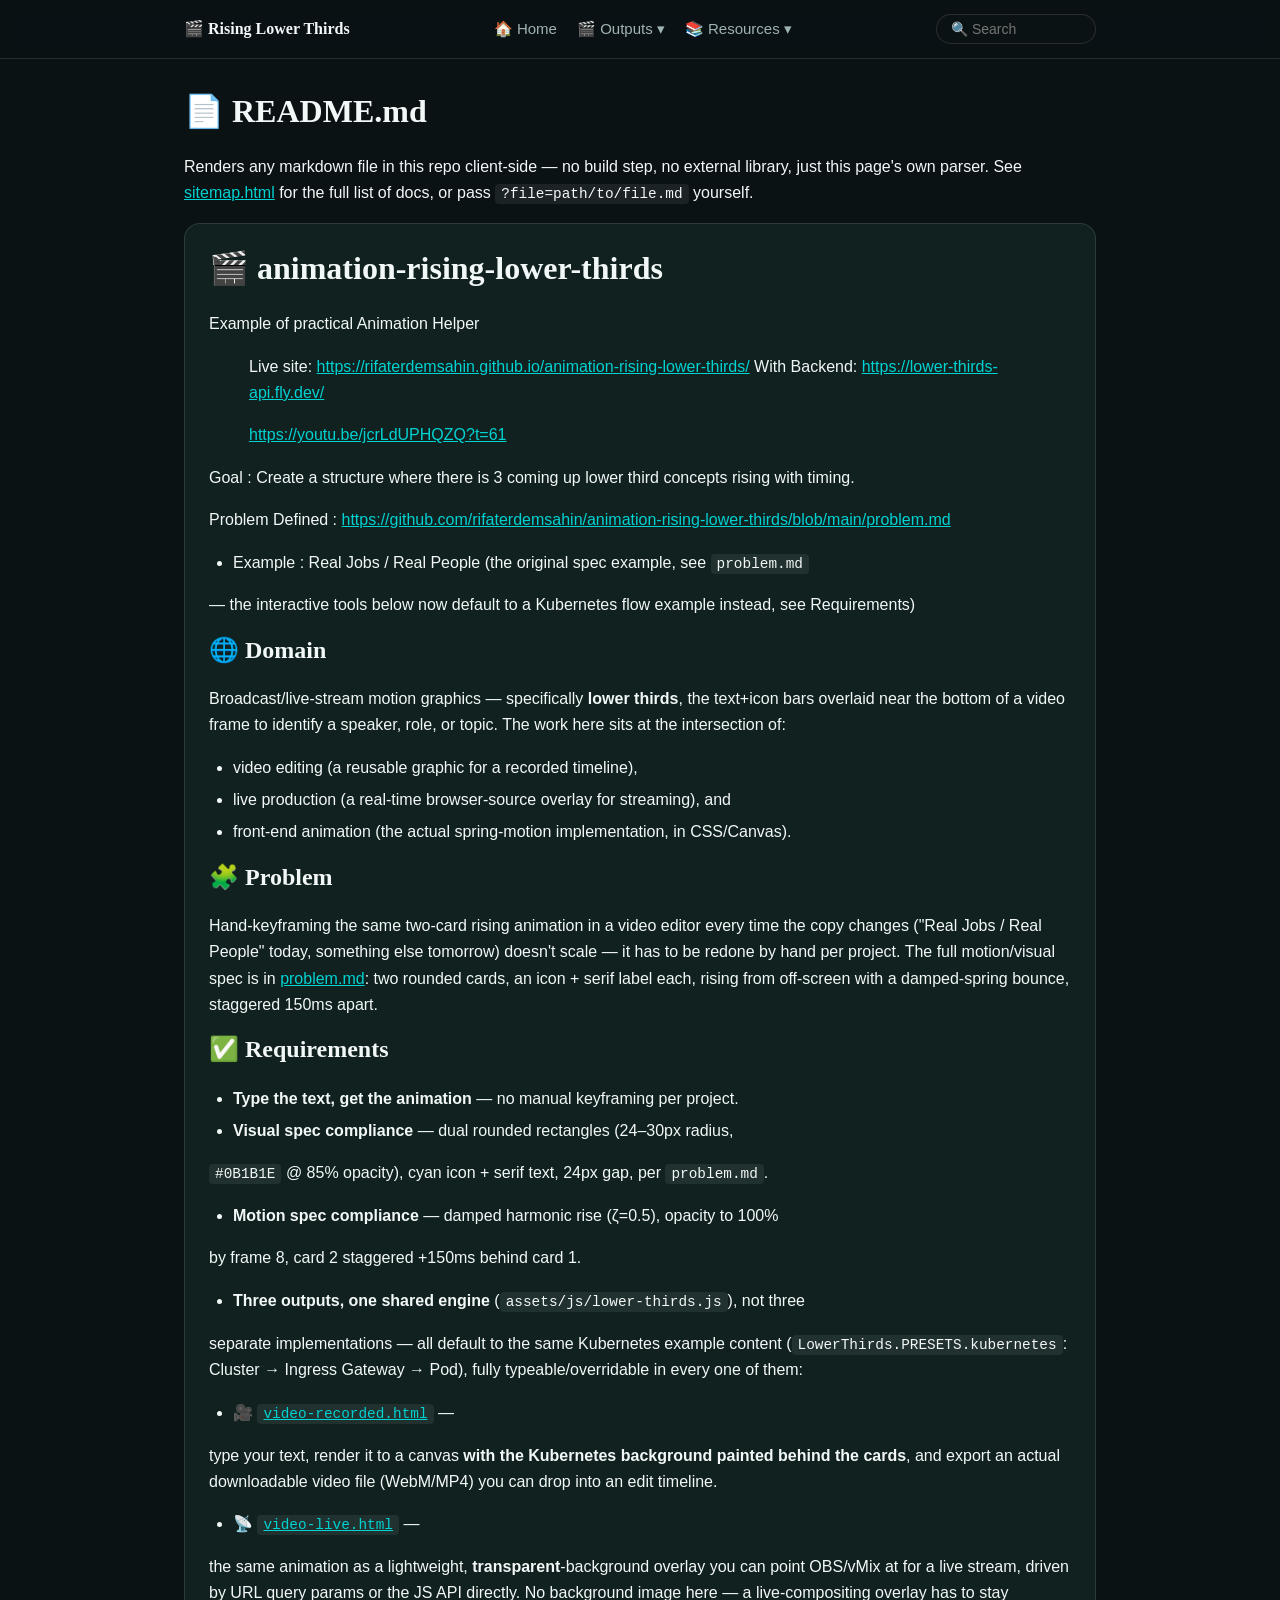
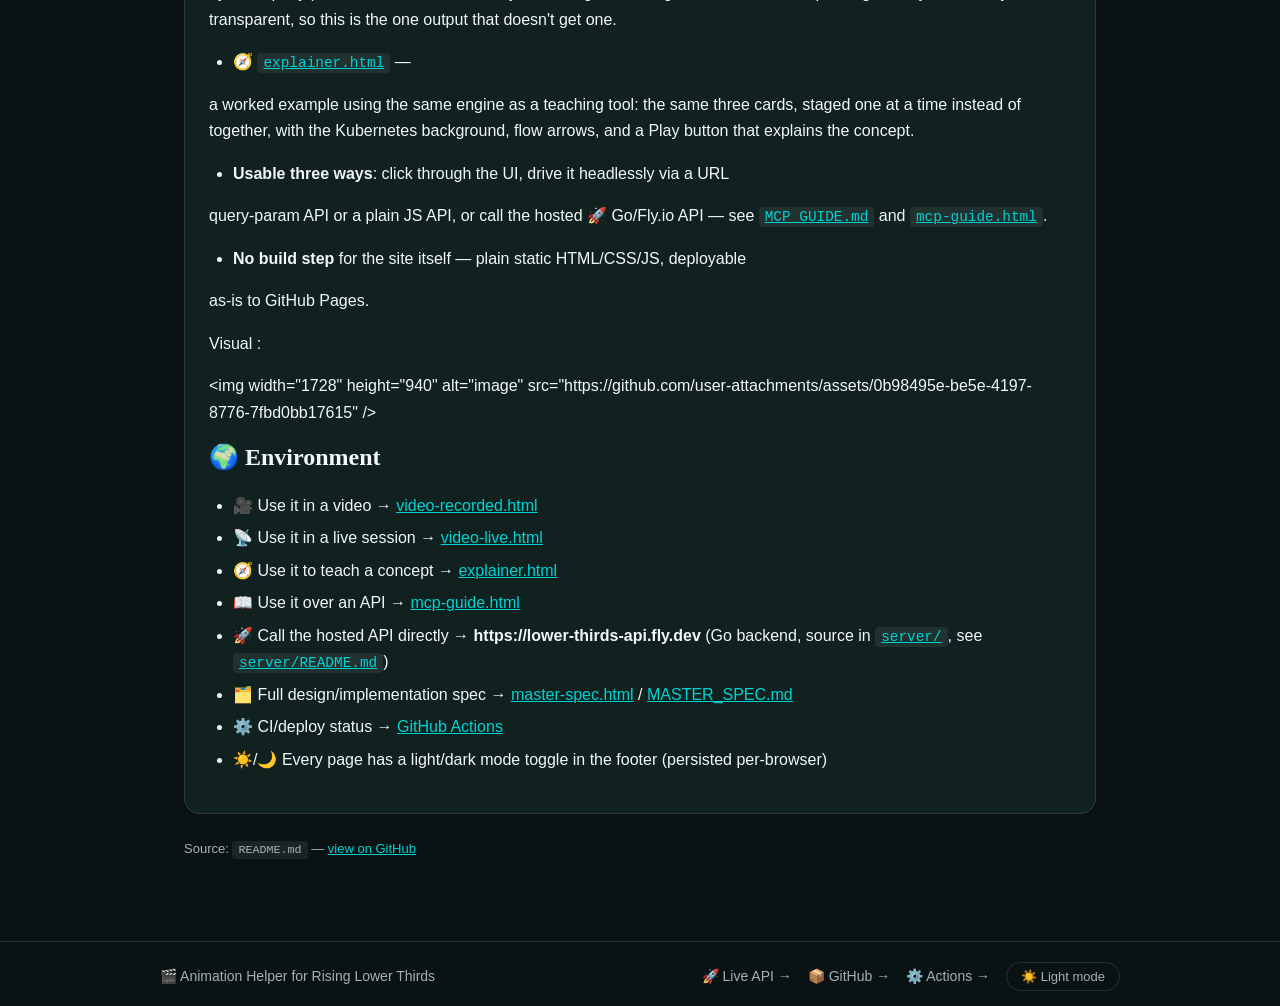
<file: markdown_renderer.html>
<!doctype html>
<html lang="en">
<head>
  <meta charset="utf-8">
  <meta name="viewport" content="width=device-width, initial-scale=1">
  <title>Docs — Rising Lower Thirds</title>
  <link rel="icon" href="favicon.svg" type="image/svg+xml">
  <link rel="stylesheet" href="assets/css/style.css">
</head>
<body>
  <main>
    <h1>📄 <span id="doc-title">Docs</span></h1>
    <p>
      Renders any markdown file in this repo client-side — no build step, no
      external library, just this page's own parser. See
      <a href="sitemap.html">sitemap.html</a> for the full list of docs, or
      pass <code>?file=path/to/file.md</code> yourself.
    </p>
    <div class="card-panel">
      <div id="doc-content">Loading…</div>
    </div>
    <p id="doc-meta" style="font-size: 13px; color: var(--text-dim);"></p>
  </main>

  <script>
    (function () {
      "use strict";

      function escapeHtml(str) {
        var div = document.createElement("div");
        div.textContent = str;
        return div.innerHTML;
      }

      // Inline formatting: code spans, bold, italic, explicit [text](url)
      // links, then bare http(s) URLs — applied to an already-HTML-escaped
      // string, since backtick/asterisk/bracket characters pass through
      // HTML escaping unchanged, so this order never double-escapes.
      function renderInline(escaped) {
        var out = escaped;
        out = out.replace(/`([^`]+)`/g, function (m, code) {
          return "<code>" + code + "</code>";
        });
        out = out.replace(/\*\*([^*]+)\*\*/g, "<strong>$1</strong>");
        out = out.replace(/(^|[^*])\*([^*\n]+)\*(?!\*)/g, "$1<em>$2</em>");
        out = out.replace(/\[([^\]]+)\]\(([^)]+)\)/g, function (m, text, url) {
          var external = /^https?:\/\//.test(url);
          return '<a href="' + url + '"' + (external ? ' target="_blank" rel="noopener"' : "") + ">" + text + "</a>";
        });
        out = out.replace(/(^|\s)(https?:\/\/[^\s<]+)/g, function (m, pre, url) {
          return pre + '<a href="' + url + '" target="_blank" rel="noopener">' + url + "</a>";
        });
        return out;
      }

      // A pragmatic block-level markdown parser covering what this repo's
      // own docs actually use (headers, paragraphs, code fences, inline
      // code, bold/italic, links, bare URLs, lists, tables, blockquotes,
      // horizontal rules) — not full CommonMark compliance, just enough to
      // render every .md file in this project correctly.
      function renderMarkdown(md) {
        var lines = md.replace(/\r\n/g, "\n").split("\n");
        var html = [];
        var i = 0;

        function isTableSeparator(line) {
          return /^\s*\|?\s*:?-{2,}:?\s*(\|\s*:?-{2,}:?\s*)*\|?\s*$/.test(line);
        }

        function splitRow(line) {
          var trimmed = line.trim().replace(/^\||\|$/g, "");
          return trimmed.split("|").map(function (c) { return c.trim(); });
        }

        while (i < lines.length) {
          var line = lines[i];

          if (/^\s*$/.test(line)) { i++; continue; }

          // Fenced code block
          var fenceMatch = line.match(/^```(\w*)\s*$/);
          if (fenceMatch) {
            var codeLines = [];
            i++;
            while (i < lines.length && !/^```\s*$/.test(lines[i])) {
              codeLines.push(lines[i]);
              i++;
            }
            i++; // skip closing fence
            html.push("<pre><code>" + escapeHtml(codeLines.join("\n")) + "</code></pre>");
            continue;
          }

          // Horizontal rule
          if (/^(-{3,}|\*{3,})\s*$/.test(line)) {
            html.push("<hr>");
            i++;
            continue;
          }

          // ATX headers
          var headerMatch = line.match(/^(#{1,6})\s+(.*)$/);
          if (headerMatch) {
            var level = headerMatch[1].length;
            html.push("<h" + level + ">" + renderInline(escapeHtml(headerMatch[2])) + "</h" + level + ">");
            i++;
            continue;
          }

          // Table (header row + separator row)
          if (line.indexOf("|") !== -1 && i + 1 < lines.length && isTableSeparator(lines[i + 1])) {
            var headCells = splitRow(line);
            i += 2;
            var bodyRows = [];
            while (i < lines.length && lines[i].indexOf("|") !== -1 && !/^\s*$/.test(lines[i])) {
              bodyRows.push(splitRow(lines[i]));
              i++;
            }
            var t = "<table><thead><tr>";
            headCells.forEach(function (c) { t += "<th>" + renderInline(escapeHtml(c)) + "</th>"; });
            t += "</tr></thead><tbody>";
            bodyRows.forEach(function (row) {
              t += "<tr>";
              row.forEach(function (c) { t += "<td>" + renderInline(escapeHtml(c)) + "</td>"; });
              t += "</tr>";
            });
            t += "</tbody></table>";
            html.push('<div style="overflow-x: auto;">' + t + "</div>");
            continue;
          }

          // Blockquote
          if (/^>\s?/.test(line)) {
            var quoteLines = [];
            while (i < lines.length && /^>\s?/.test(lines[i])) {
              quoteLines.push(lines[i].replace(/^>\s?/, ""));
              i++;
            }
            html.push("<blockquote><p>" + renderInline(escapeHtml(quoteLines.join(" "))) + "</p></blockquote>");
            continue;
          }

          // Unordered list
          if (/^\s*[-*]\s+/.test(line)) {
            var ulItems = [];
            while (i < lines.length && /^\s*[-*]\s+/.test(lines[i])) {
              ulItems.push(lines[i].replace(/^\s*[-*]\s+/, ""));
              i++;
            }
            html.push("<ul>" + ulItems.map(function (item) {
              return "<li>" + renderInline(escapeHtml(item)) + "</li>";
            }).join("") + "</ul>");
            continue;
          }

          // Ordered list
          if (/^\s*\d+\.\s+/.test(line)) {
            var olItems = [];
            while (i < lines.length && /^\s*\d+\.\s+/.test(lines[i])) {
              olItems.push(lines[i].replace(/^\s*\d+\.\s+/, ""));
              i++;
            }
            html.push("<ol>" + olItems.map(function (item) {
              return "<li>" + renderInline(escapeHtml(item)) + "</li>";
            }).join("") + "</ol>");
            continue;
          }

          // Paragraph — consecutive non-blank, non-special lines
          var paraLines = [];
          while (
            i < lines.length &&
            !/^\s*$/.test(lines[i]) &&
            !/^```/.test(lines[i]) &&
            !/^(#{1,6})\s+/.test(lines[i]) &&
            !/^(-{3,}|\*{3,})\s*$/.test(lines[i]) &&
            !/^>\s?/.test(lines[i]) &&
            !/^\s*[-*]\s+/.test(lines[i]) &&
            !/^\s*\d+\.\s+/.test(lines[i])
          ) {
            paraLines.push(lines[i]);
            i++;
          }
          if (paraLines.length) {
            html.push("<p>" + renderInline(escapeHtml(paraLines.join(" "))) + "</p>");
          } else {
            i++; // safety: avoid infinite loop on an unhandled line
          }
        }

        return html.join("\n");
      }

      var params = new URLSearchParams(window.location.search);
      var file = params.get("file") || "README.md";
      document.getElementById("doc-title").textContent = file;
      document.title = file + " — Rising Lower Thirds";

      fetch(file, { cache: "no-store" })
        .then(function (res) {
          if (!res.ok) throw new Error("HTTP " + res.status);
          return res.text();
        })
        .then(function (md) {
          document.getElementById("doc-content").innerHTML = renderMarkdown(md);
          document.getElementById("doc-meta").innerHTML =
            "Source: <code>" + file + "</code> — " +
            '<a href="https://github.com/rifaterdemsahin/animation-rising-lower-thirds/blob/main/' + file + '" target="_blank" rel="noopener">view on GitHub</a>';
        })
        .catch(function (err) {
          document.getElementById("doc-content").innerHTML =
            "<p>❌ Couldn't load <code>" + escapeHtml(file) + "</code>: " + escapeHtml(err.message) + "</p>";
        });
    })();
  </script>
  <script src="assets/js/nav.js"></script>
</body>
</html>
</file>
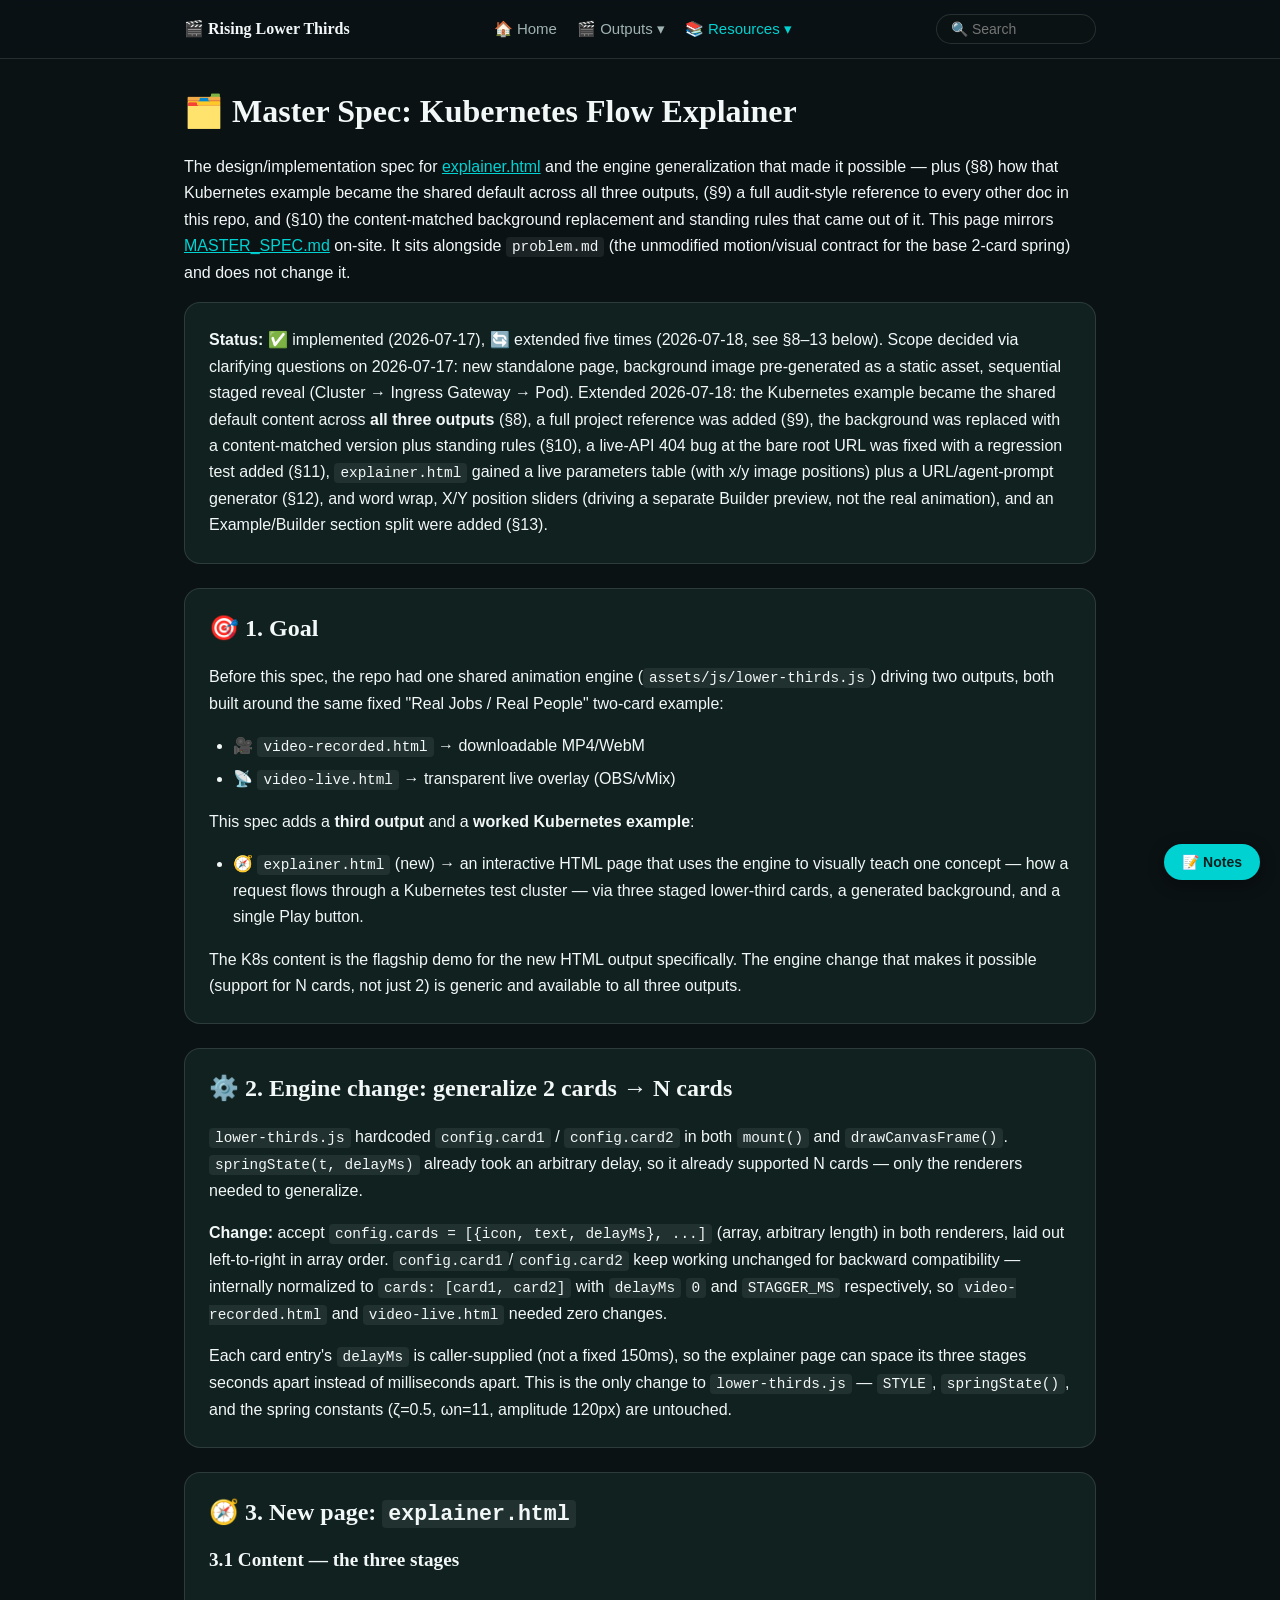
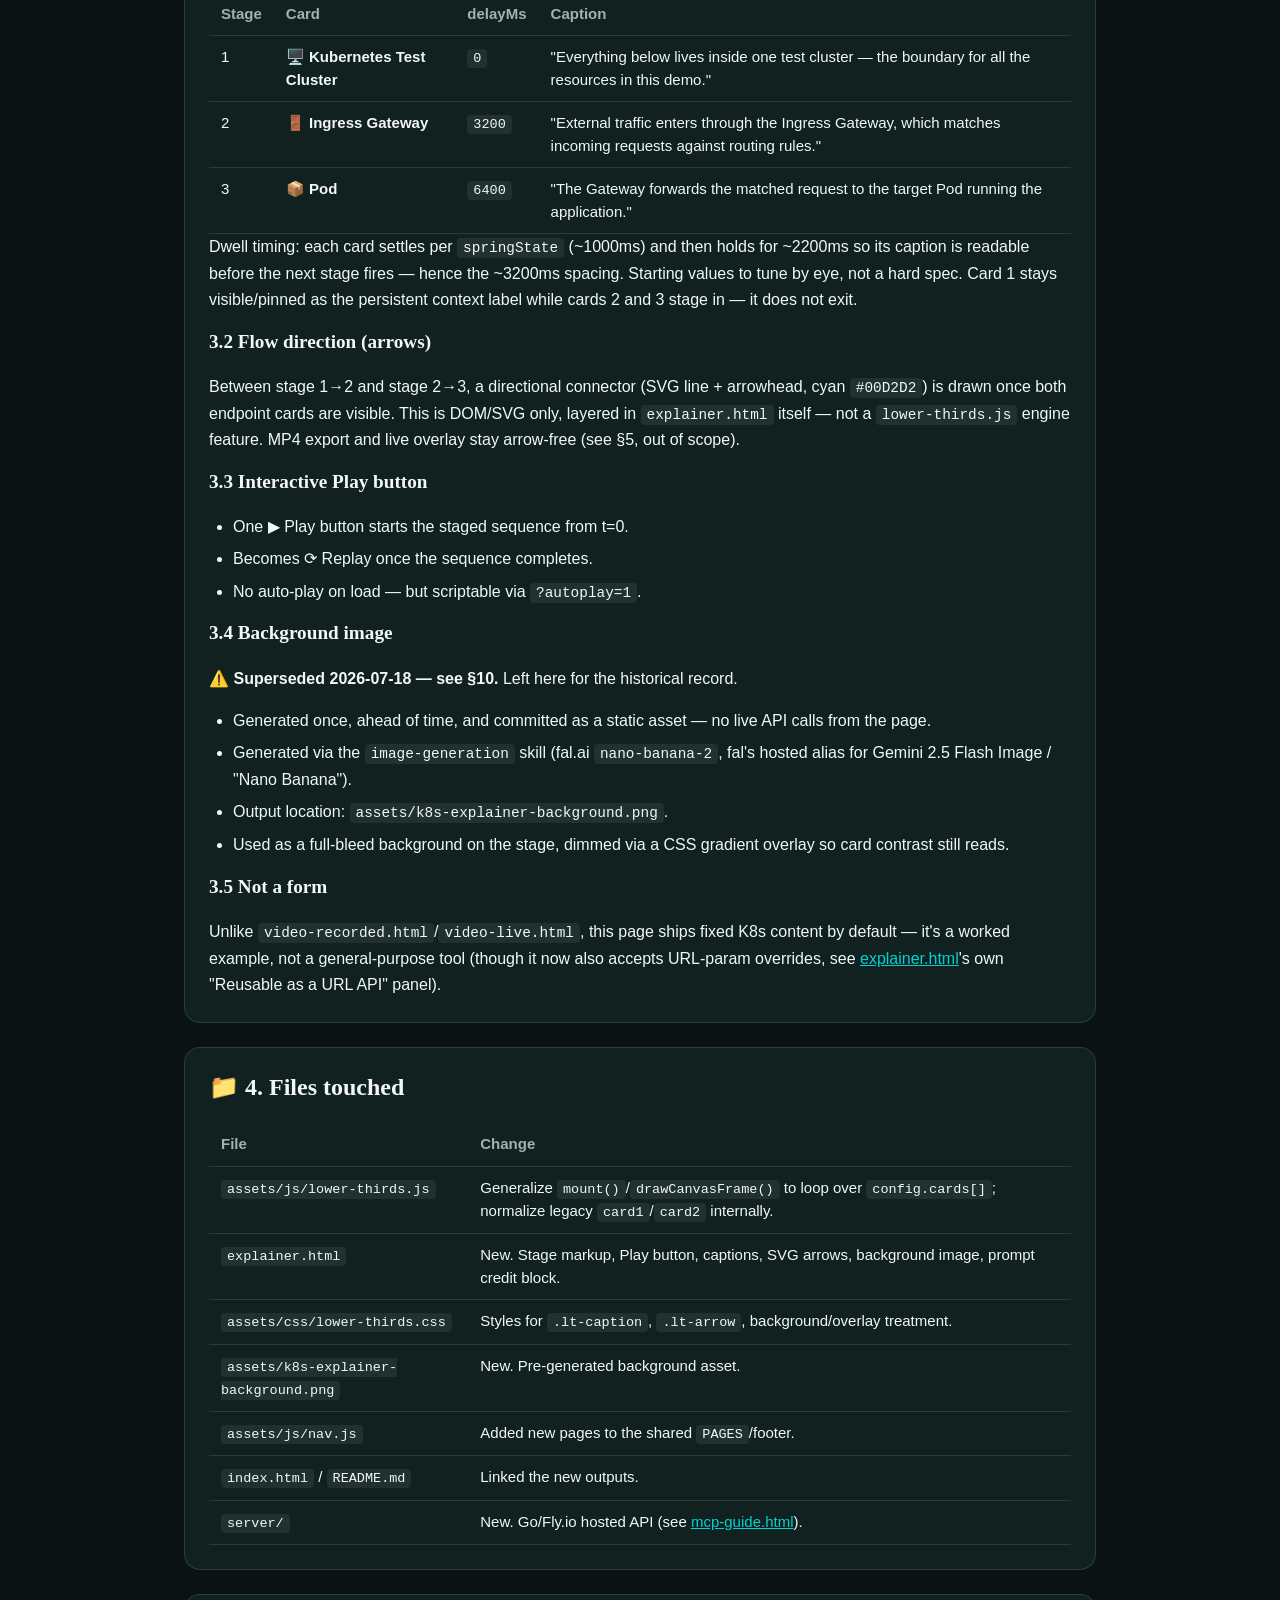
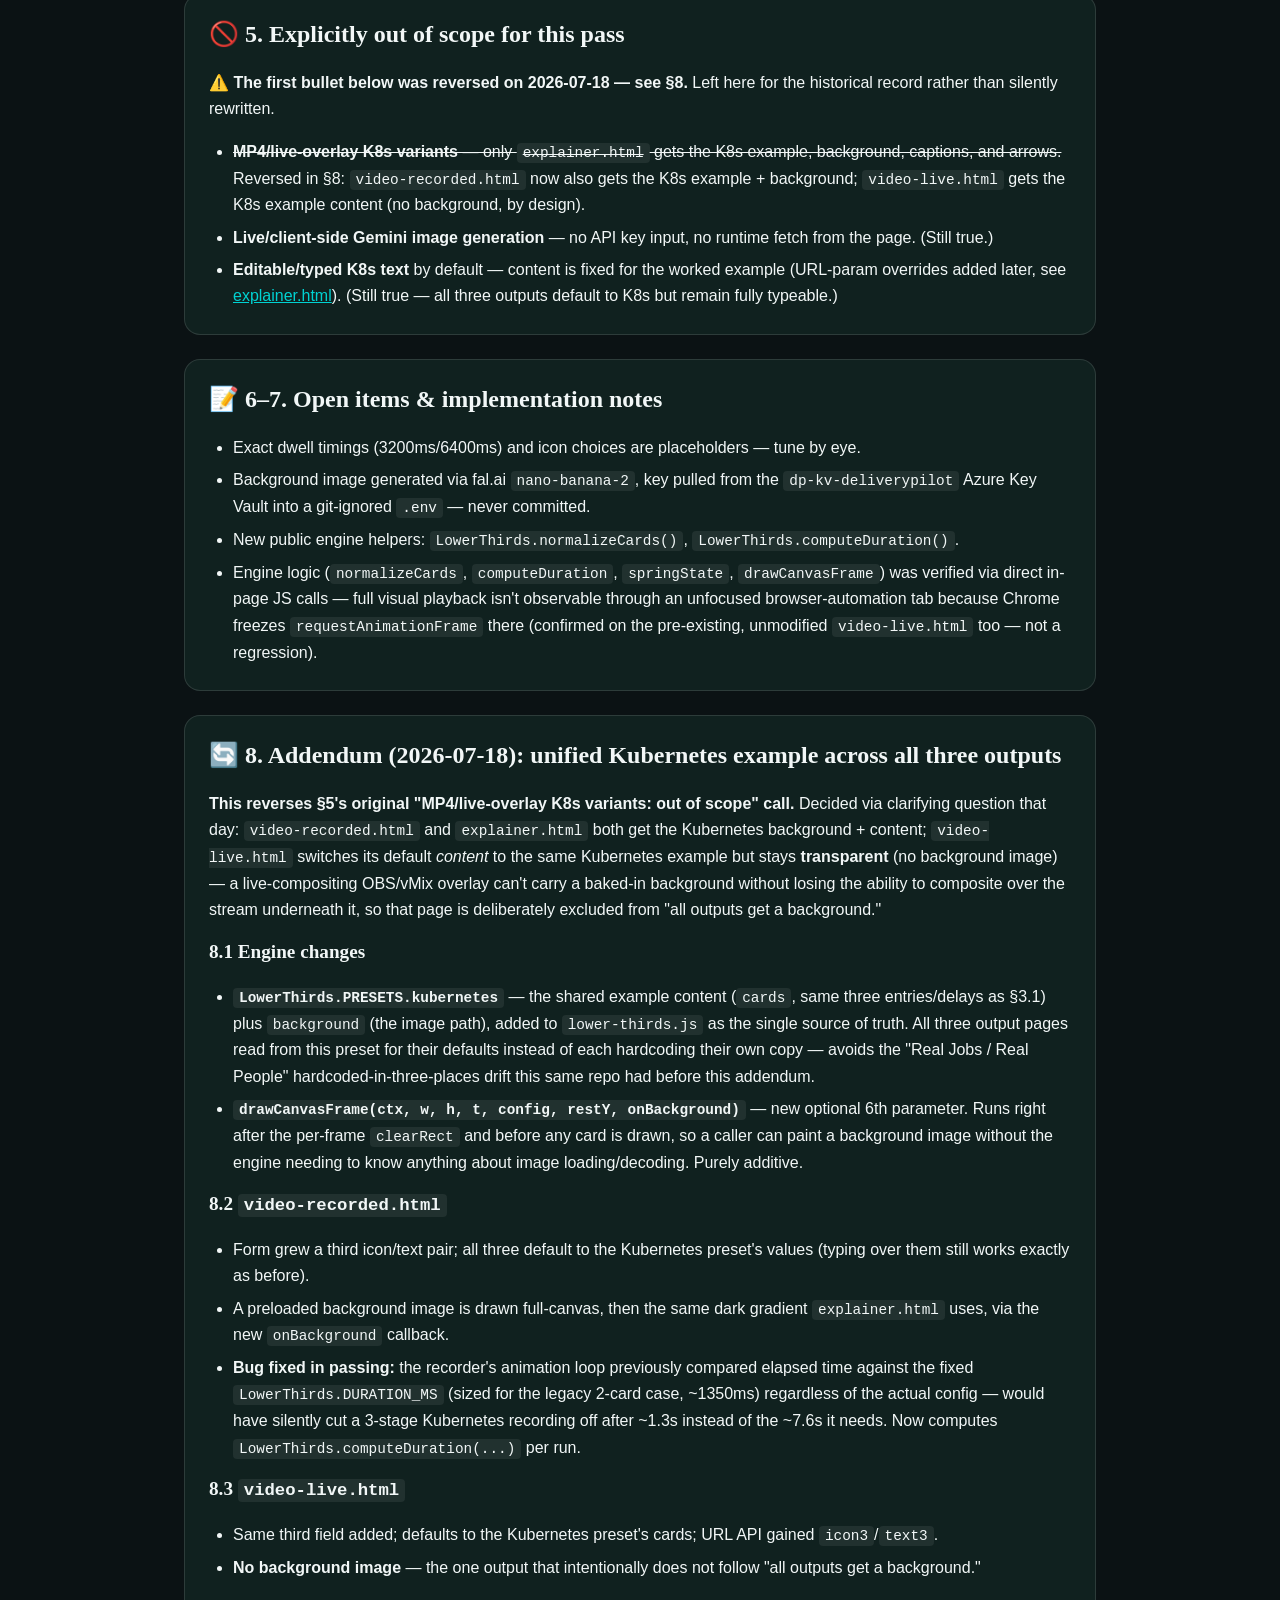
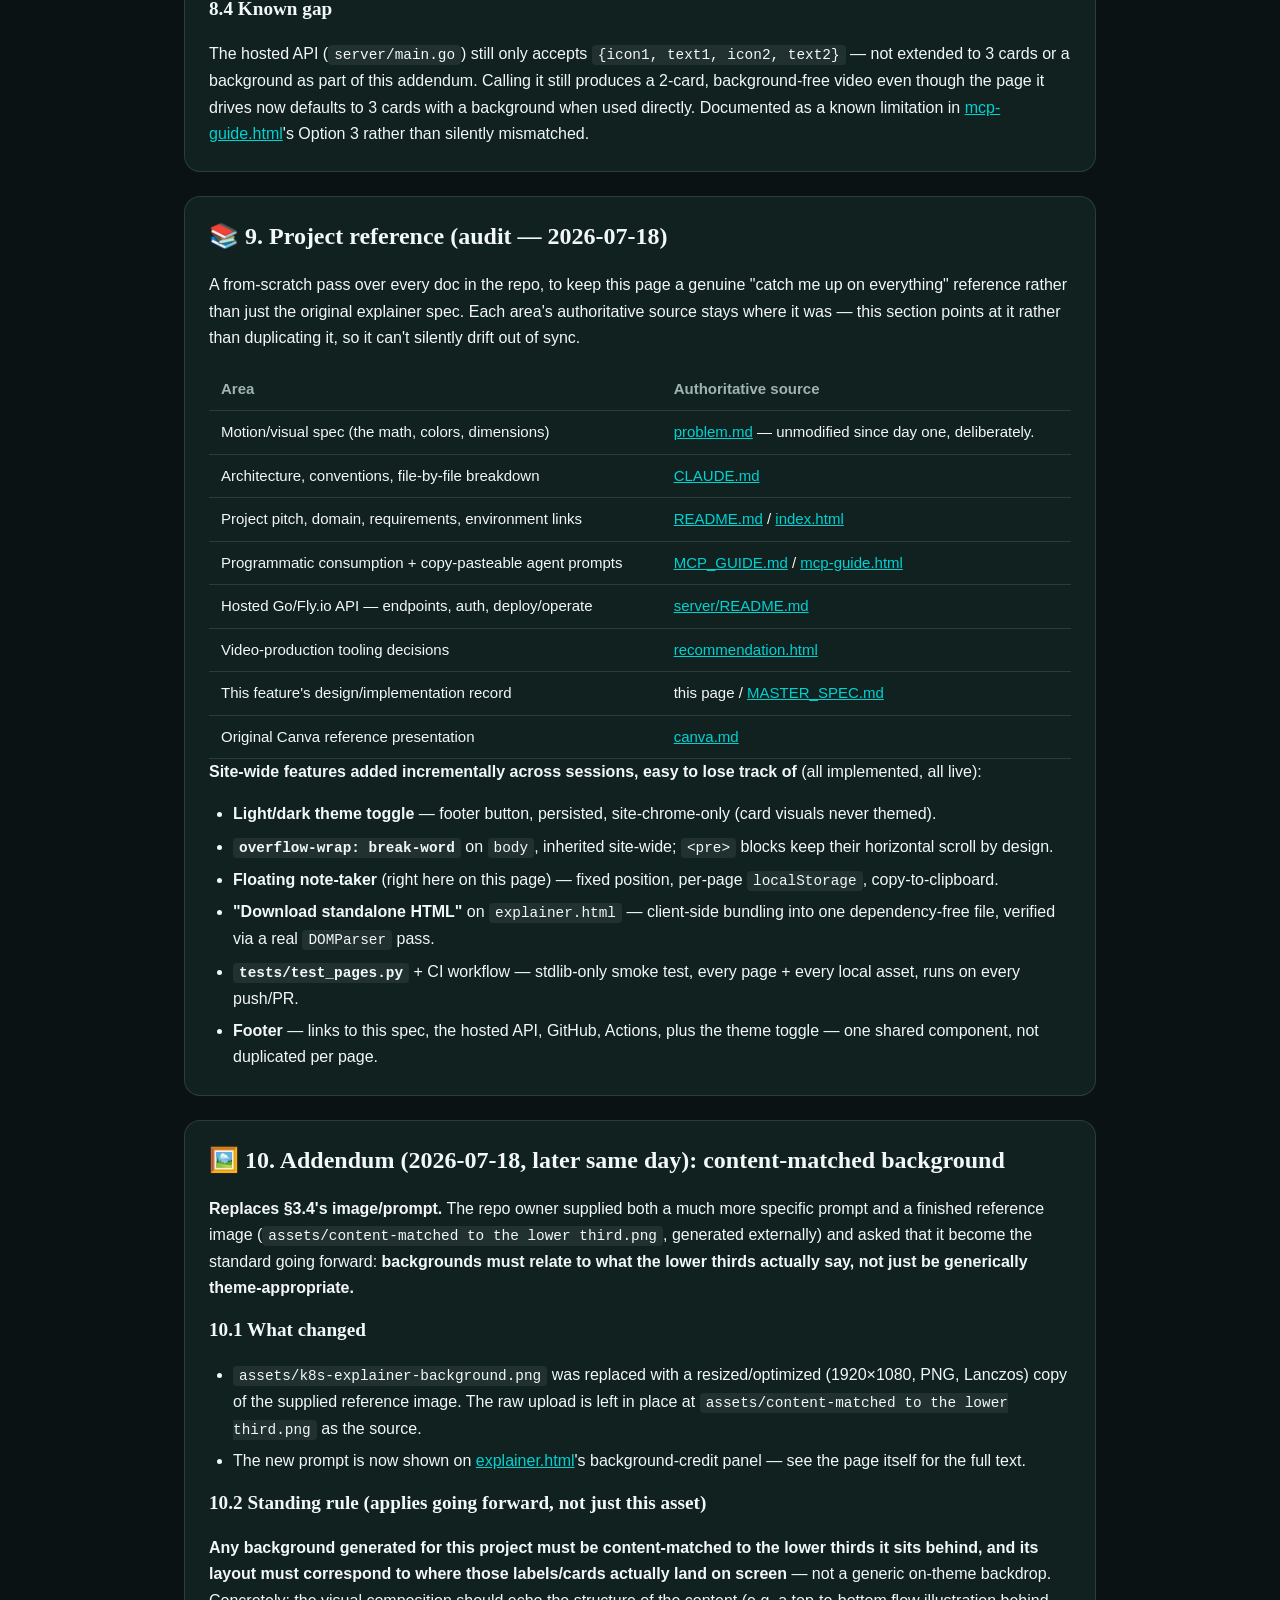
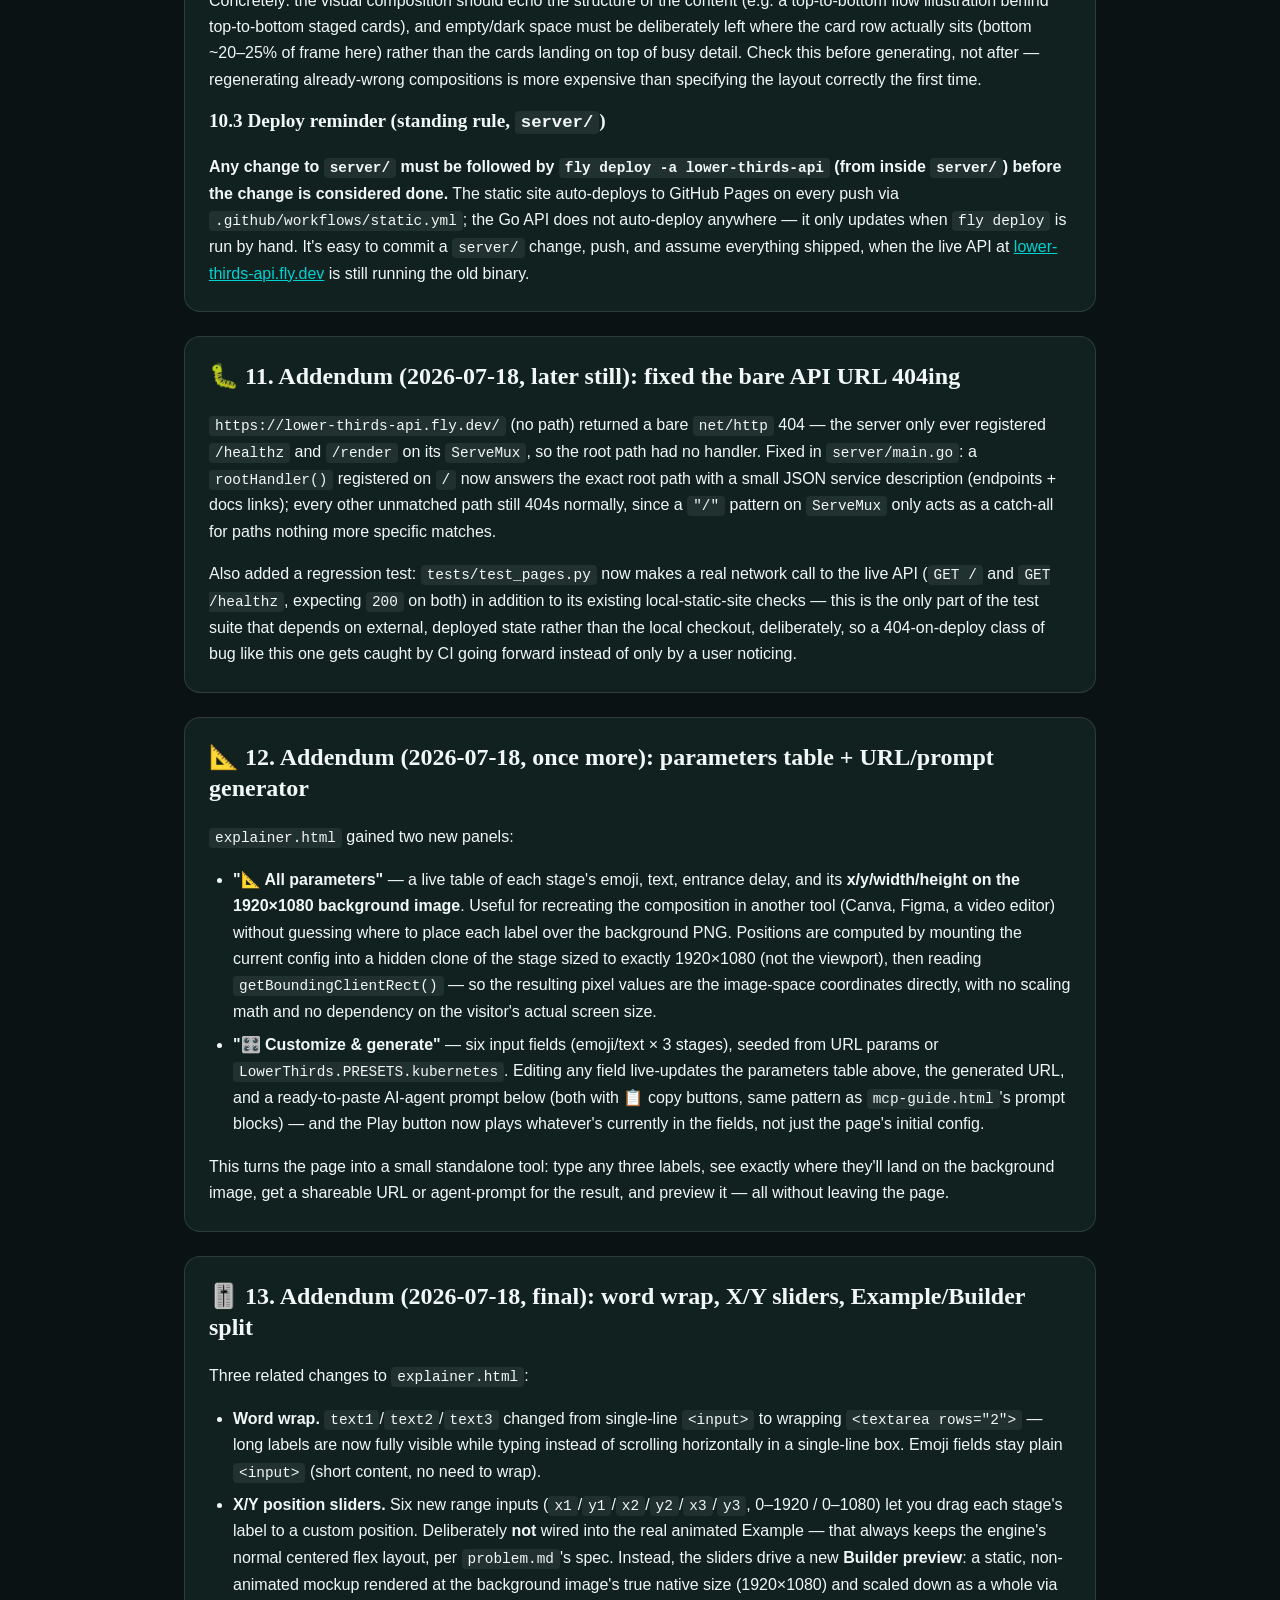
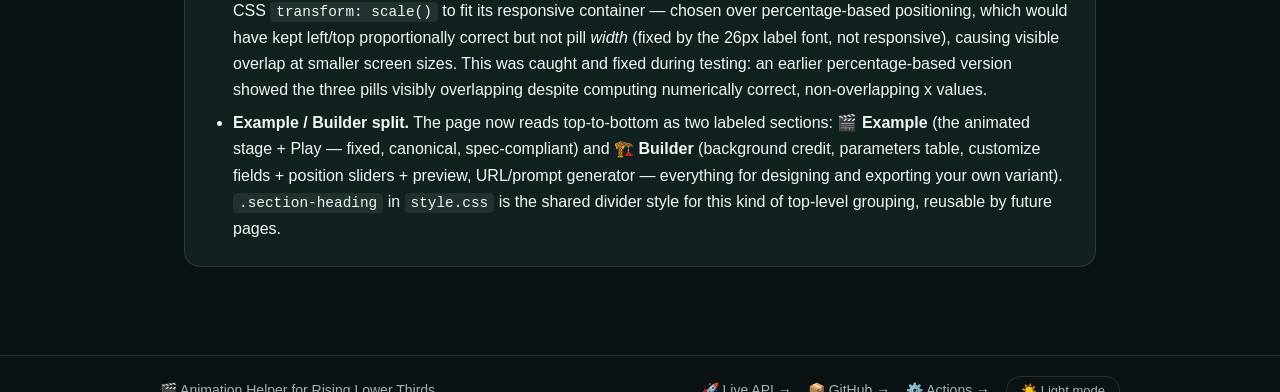
<file: master-spec.html>
<!doctype html>
<html lang="en">
<head>
  <meta charset="utf-8">
  <meta name="viewport" content="width=device-width, initial-scale=1">
  <title>Master Spec — Rising Lower Thirds</title>
  <link rel="icon" href="favicon.svg" type="image/svg+xml">
  <link rel="stylesheet" href="assets/css/style.css">
</head>
<body>
  <main>
    <h1>🗂️ Master Spec: Kubernetes Flow Explainer</h1>
    <p>
      The design/implementation spec for <a href="explainer.html">explainer.html</a>
      and the engine generalization that made it possible — plus (§8) how that
      Kubernetes example became the shared default across all three outputs,
      (§9) a full audit-style reference to every other doc in this repo, and
      (§10) the content-matched background replacement and standing rules that
      came out of it. This page mirrors
      <a href="https://github.com/rifaterdemsahin/animation-rising-lower-thirds/blob/main/MASTER_SPEC.md">MASTER_SPEC.md</a>
      on-site. It sits alongside <code>problem.md</code> (the unmodified motion/visual
      contract for the base 2-card spring) and does not change it.
    </p>

    <div class="card-panel">
      <p><strong>Status:</strong> ✅ implemented (2026-07-17), 🔄 extended five
      times (2026-07-18, see §8–13 below). Scope decided via clarifying
      questions on 2026-07-17: new standalone page, background image
      pre-generated as a static asset, sequential staged reveal (Cluster →
      Ingress Gateway → Pod). Extended 2026-07-18: the Kubernetes example
      became the shared default content across <strong>all three outputs</strong>
      (§8), a full project reference was added (§9), the background was
      replaced with a content-matched version plus standing rules (§10), a
      live-API 404 bug at the bare root URL was fixed with a regression test
      added (§11), <code>explainer.html</code> gained a live parameters
      table (with x/y image positions) plus a URL/agent-prompt generator
      (§12), and word wrap, X/Y position sliders (driving a separate Builder
      preview, not the real animation), and an Example/Builder section split
      were added (§13).</p>
    </div>

    <div class="card-panel">
      <h2>🎯 1. Goal</h2>
      <p>
        Before this spec, the repo had one shared animation engine
        (<code>assets/js/lower-thirds.js</code>) driving two outputs, both built
        around the same fixed "Real Jobs / Real People" two-card example:
      </p>
      <ul>
        <li>🎥 <code>video-recorded.html</code> → downloadable MP4/WebM</li>
        <li>📡 <code>video-live.html</code> → transparent live overlay (OBS/vMix)</li>
      </ul>
      <p>This spec adds a <strong>third output</strong> and a <strong>worked Kubernetes example</strong>:</p>
      <ul>
        <li>
          🧭 <code>explainer.html</code> (new) → an interactive HTML page that uses
          the engine to visually teach one concept — how a request flows through a
          Kubernetes test cluster — via three staged lower-third cards, a generated
          background, and a single Play button.
        </li>
      </ul>
      <p>
        The K8s content is the flagship demo for the new HTML output specifically.
        The engine change that makes it possible (support for N cards, not just 2)
        is generic and available to all three outputs.
      </p>
    </div>

    <div class="card-panel">
      <h2>⚙️ 2. Engine change: generalize 2 cards → N cards</h2>
      <p>
        <code>lower-thirds.js</code> hardcoded <code>config.card1</code> /
        <code>config.card2</code> in both <code>mount()</code> and
        <code>drawCanvasFrame()</code>. <code>springState(t, delayMs)</code> already
        took an arbitrary delay, so it already supported N cards — only the
        renderers needed to generalize.
      </p>
      <p>
        <strong>Change:</strong> accept <code>config.cards = [{icon, text, delayMs}, ...]</code>
        (array, arbitrary length) in both renderers, laid out left-to-right in array
        order. <code>config.card1</code>/<code>config.card2</code> keep working
        unchanged for backward compatibility — internally normalized to
        <code>cards: [card1, card2]</code> with <code>delayMs</code> <code>0</code> and
        <code>STAGGER_MS</code> respectively, so <code>video-recorded.html</code> and
        <code>video-live.html</code> needed zero changes.
      </p>
      <p>
        Each card entry's <code>delayMs</code> is caller-supplied (not a fixed
        150ms), so the explainer page can space its three stages seconds apart
        instead of milliseconds apart. This is the only change to
        <code>lower-thirds.js</code> — <code>STYLE</code>, <code>springState()</code>,
        and the spring constants (ζ=0.5, ωn=11, amplitude 120px) are untouched.
      </p>
    </div>

    <div class="card-panel">
      <h2>🧭 3. New page: <code>explainer.html</code></h2>
      <h3>3.1 Content — the three stages</h3>
      <div style="overflow-x: auto;">
        <table>
          <thead>
            <tr><th>Stage</th><th>Card</th><th>delayMs</th><th>Caption</th></tr>
          </thead>
          <tbody>
            <tr>
              <td>1</td>
              <td>🖥️ <strong>Kubernetes Test Cluster</strong></td>
              <td><code>0</code></td>
              <td>"Everything below lives inside one test cluster — the boundary for all the resources in this demo."</td>
            </tr>
            <tr>
              <td>2</td>
              <td>🚪 <strong>Ingress Gateway</strong></td>
              <td><code>3200</code></td>
              <td>"External traffic enters through the Ingress Gateway, which matches incoming requests against routing rules."</td>
            </tr>
            <tr>
              <td>3</td>
              <td>📦 <strong>Pod</strong></td>
              <td><code>6400</code></td>
              <td>"The Gateway forwards the matched request to the target Pod running the application."</td>
            </tr>
          </tbody>
        </table>
      </div>
      <p>
        Dwell timing: each card settles per <code>springState</code> (~1000ms) and
        then holds for ~2200ms so its caption is readable before the next stage
        fires — hence the ~3200ms spacing. Starting values to tune by eye, not a
        hard spec. Card 1 stays visible/pinned as the persistent context label
        while cards 2 and 3 stage in — it does not exit.
      </p>

      <h3>3.2 Flow direction (arrows)</h3>
      <p>
        Between stage 1→2 and stage 2→3, a directional connector (SVG line +
        arrowhead, cyan <code>#00D2D2</code>) is drawn once both endpoint cards are
        visible. This is DOM/SVG only, layered in <code>explainer.html</code>
        itself — not a <code>lower-thirds.js</code> engine feature. MP4 export and
        live overlay stay arrow-free (see §5, out of scope).
      </p>

      <h3>3.3 Interactive Play button</h3>
      <ul>
        <li>One ▶ Play button starts the staged sequence from t=0.</li>
        <li>Becomes ⟳ Replay once the sequence completes.</li>
        <li>No auto-play on load — but scriptable via <code>?autoplay=1</code>.</li>
      </ul>

      <h3>3.4 Background image</h3>
      <p>⚠️ <strong>Superseded 2026-07-18 — see §10.</strong> Left here for the historical record.</p>
      <ul>
        <li>Generated once, ahead of time, and committed as a static asset — no live API calls from the page.</li>
        <li>Generated via the <code>image-generation</code> skill (fal.ai <code>nano-banana-2</code>, fal's hosted alias for Gemini 2.5 Flash Image / "Nano Banana").</li>
        <li>Output location: <code>assets/k8s-explainer-background.png</code>.</li>
        <li>Used as a full-bleed background on the stage, dimmed via a CSS gradient overlay so card contrast still reads.</li>
      </ul>

      <h3>3.5 Not a form</h3>
      <p>
        Unlike <code>video-recorded.html</code>/<code>video-live.html</code>, this
        page ships fixed K8s content by default — it's a worked example, not a
        general-purpose tool (though it now also accepts URL-param overrides, see
        <a href="explainer.html">explainer.html</a>'s own "Reusable as a URL API" panel).
      </p>
    </div>

    <div class="card-panel">
      <h2>📁 4. Files touched</h2>
      <div style="overflow-x: auto;">
        <table>
          <thead><tr><th>File</th><th>Change</th></tr></thead>
          <tbody>
            <tr><td><code>assets/js/lower-thirds.js</code></td><td>Generalize <code>mount()</code>/<code>drawCanvasFrame()</code> to loop over <code>config.cards[]</code>; normalize legacy <code>card1</code>/<code>card2</code> internally.</td></tr>
            <tr><td><code>explainer.html</code></td><td>New. Stage markup, Play button, captions, SVG arrows, background image, prompt credit block.</td></tr>
            <tr><td><code>assets/css/lower-thirds.css</code></td><td>Styles for <code>.lt-caption</code>, <code>.lt-arrow</code>, background/overlay treatment.</td></tr>
            <tr><td><code>assets/k8s-explainer-background.png</code></td><td>New. Pre-generated background asset.</td></tr>
            <tr><td><code>assets/js/nav.js</code></td><td>Added new pages to the shared <code>PAGES</code>/footer.</td></tr>
            <tr><td><code>index.html</code> / <code>README.md</code></td><td>Linked the new outputs.</td></tr>
            <tr><td><code>server/</code></td><td>New. Go/Fly.io hosted API (see <a href="mcp-guide.html">mcp-guide.html</a>).</td></tr>
          </tbody>
        </table>
      </div>
    </div>

    <div class="card-panel">
      <h2>🚫 5. Explicitly out of scope for this pass</h2>
      <p>
        <strong>⚠️ The first bullet below was reversed on 2026-07-18 — see §8.</strong>
        Left here for the historical record rather than silently rewritten.
      </p>
      <ul>
        <li><s><strong>MP4/live-overlay K8s variants</strong> — only <code>explainer.html</code> gets the K8s example, background, captions, and arrows.</s> Reversed in §8: <code>video-recorded.html</code> now also gets the K8s example + background; <code>video-live.html</code> gets the K8s example content (no background, by design).</li>
        <li><strong>Live/client-side Gemini image generation</strong> — no API key input, no runtime fetch from the page. (Still true.)</li>
        <li><strong>Editable/typed K8s text</strong> by default — content is fixed for the worked example (URL-param overrides added later, see <a href="explainer.html">explainer.html</a>). (Still true — all three outputs default to K8s but remain fully typeable.)</li>
      </ul>
    </div>

    <div class="card-panel">
      <h2>📝 6–7. Open items &amp; implementation notes</h2>
      <ul>
        <li>Exact dwell timings (3200ms/6400ms) and icon choices are placeholders — tune by eye.</li>
        <li>Background image generated via fal.ai <code>nano-banana-2</code>, key pulled from the <code>dp-kv-deliverypilot</code> Azure Key Vault into a git-ignored <code>.env</code> — never committed.</li>
        <li>New public engine helpers: <code>LowerThirds.normalizeCards()</code>, <code>LowerThirds.computeDuration()</code>.</li>
        <li>
          Engine logic (<code>normalizeCards</code>, <code>computeDuration</code>,
          <code>springState</code>, <code>drawCanvasFrame</code>) was verified via
          direct in-page JS calls — full visual playback isn't observable through an
          unfocused browser-automation tab because Chrome freezes
          <code>requestAnimationFrame</code> there (confirmed on the pre-existing,
          unmodified <code>video-live.html</code> too — not a regression).
        </li>
      </ul>
    </div>

    <div class="card-panel">
      <h2>🔄 8. Addendum (2026-07-18): unified Kubernetes example across all three outputs</h2>
      <p>
        <strong>This reverses §5's original "MP4/live-overlay K8s variants: out of
        scope" call.</strong> Decided via clarifying question that day:
        <code>video-recorded.html</code> and <code>explainer.html</code> both get
        the Kubernetes background + content; <code>video-live.html</code> switches
        its default <em>content</em> to the same Kubernetes example but stays
        <strong>transparent</strong> (no background image) — a live-compositing
        OBS/vMix overlay can't carry a baked-in background without losing the
        ability to composite over the stream underneath it, so that page is
        deliberately excluded from "all outputs get a background."
      </p>

      <h3>8.1 Engine changes</h3>
      <ul>
        <li>
          <strong><code>LowerThirds.PRESETS.kubernetes</code></strong> — the shared
          example content (<code>cards</code>, same three entries/delays as §3.1)
          plus <code>background</code> (the image path), added to
          <code>lower-thirds.js</code> as the single source of truth. All three
          output pages read from this preset for their defaults instead of each
          hardcoding their own copy — avoids the "Real Jobs / Real People"
          hardcoded-in-three-places drift this same repo had before this addendum.
        </li>
        <li>
          <strong><code>drawCanvasFrame(ctx, w, h, t, config, restY, onBackground)</code></strong>
          — new optional 6th parameter. Runs right after the per-frame
          <code>clearRect</code> and before any card is drawn, so a caller can
          paint a background image without the engine needing to know anything
          about image loading/decoding. Purely additive.
        </li>
      </ul>

      <h3>8.2 <code>video-recorded.html</code></h3>
      <ul>
        <li>Form grew a third icon/text pair; all three default to the Kubernetes preset's values (typing over them still works exactly as before).</li>
        <li>A preloaded background image is drawn full-canvas, then the same dark gradient <code>explainer.html</code> uses, via the new <code>onBackground</code> callback.</li>
        <li>
          <strong>Bug fixed in passing:</strong> the recorder's animation loop
          previously compared elapsed time against the fixed
          <code>LowerThirds.DURATION_MS</code> (sized for the legacy 2-card case,
          ~1350ms) regardless of the actual config — would have silently cut a
          3-stage Kubernetes recording off after ~1.3s instead of the ~7.6s it
          needs. Now computes <code>LowerThirds.computeDuration(...)</code> per run.
        </li>
      </ul>

      <h3>8.3 <code>video-live.html</code></h3>
      <ul>
        <li>Same third field added; defaults to the Kubernetes preset's cards; URL API gained <code>icon3</code>/<code>text3</code>.</li>
        <li><strong>No background image</strong> — the one output that intentionally does not follow "all outputs get a background."</li>
      </ul>

      <h3>8.4 Known gap</h3>
      <p>
        The hosted API (<code>server/main.go</code>) still only accepts
        <code>{icon1, text1, icon2, text2}</code> — not extended to 3 cards or a
        background as part of this addendum. Calling it still produces a 2-card,
        background-free video even though the page it drives now defaults to 3
        cards with a background when used directly. Documented as a known
        limitation in <a href="mcp-guide.html">mcp-guide.html</a>'s Option 3 rather
        than silently mismatched.
      </p>
    </div>

    <div class="card-panel">
      <h2>📚 9. Project reference (audit — 2026-07-18)</h2>
      <p>
        A from-scratch pass over every doc in the repo, to keep this page a
        genuine "catch me up on everything" reference rather than just the
        original explainer spec. Each area's authoritative source stays where it
        was — this section points at it rather than duplicating it, so it can't
        silently drift out of sync.
      </p>
      <div style="overflow-x: auto;">
        <table>
          <thead><tr><th>Area</th><th>Authoritative source</th></tr></thead>
          <tbody>
            <tr><td>Motion/visual spec (the math, colors, dimensions)</td><td><a href="https://github.com/rifaterdemsahin/animation-rising-lower-thirds/blob/main/problem.md">problem.md</a> — unmodified since day one, deliberately.</td></tr>
            <tr><td>Architecture, conventions, file-by-file breakdown</td><td><a href="https://github.com/rifaterdemsahin/animation-rising-lower-thirds/blob/main/CLAUDE.md">CLAUDE.md</a></td></tr>
            <tr><td>Project pitch, domain, requirements, environment links</td><td><a href="https://github.com/rifaterdemsahin/animation-rising-lower-thirds/blob/main/README.md">README.md</a> / <a href="index.html">index.html</a></td></tr>
            <tr><td>Programmatic consumption + copy-pasteable agent prompts</td><td><a href="https://github.com/rifaterdemsahin/animation-rising-lower-thirds/blob/main/MCP_GUIDE.md">MCP_GUIDE.md</a> / <a href="mcp-guide.html">mcp-guide.html</a></td></tr>
            <tr><td>Hosted Go/Fly.io API — endpoints, auth, deploy/operate</td><td><a href="https://github.com/rifaterdemsahin/animation-rising-lower-thirds/blob/main/server/README.md">server/README.md</a></td></tr>
            <tr><td>Video-production tooling decisions</td><td><a href="recommendation.html">recommendation.html</a></td></tr>
            <tr><td>This feature's design/implementation record</td><td>this page / <a href="https://github.com/rifaterdemsahin/animation-rising-lower-thirds/blob/main/MASTER_SPEC.md">MASTER_SPEC.md</a></td></tr>
            <tr><td>Original Canva reference presentation</td><td><a href="https://github.com/rifaterdemsahin/animation-rising-lower-thirds/blob/main/canva.md">canva.md</a></td></tr>
          </tbody>
        </table>
      </div>

      <p><strong>Site-wide features added incrementally across sessions, easy to lose track of</strong> (all implemented, all live):</p>
      <ul>
        <li><strong>Light/dark theme toggle</strong> — footer button, persisted, site-chrome-only (card visuals never themed).</li>
        <li><strong><code>overflow-wrap: break-word</code></strong> on <code>body</code>, inherited site-wide; <code>&lt;pre&gt;</code> blocks keep their horizontal scroll by design.</li>
        <li><strong>Floating note-taker</strong> (right here on this page) — fixed position, per-page <code>localStorage</code>, copy-to-clipboard.</li>
        <li><strong>"Download standalone HTML"</strong> on <code>explainer.html</code> — client-side bundling into one dependency-free file, verified via a real <code>DOMParser</code> pass.</li>
        <li><strong><code>tests/test_pages.py</code></strong> + CI workflow — stdlib-only smoke test, every page + every local asset, runs on every push/PR.</li>
        <li><strong>Footer</strong> — links to this spec, the hosted API, GitHub, Actions, plus the theme toggle — one shared component, not duplicated per page.</li>
      </ul>
    </div>

    <div class="card-panel">
      <h2>🖼️ 10. Addendum (2026-07-18, later same day): content-matched background</h2>
      <p>
        <strong>Replaces §3.4's image/prompt.</strong> The repo owner supplied both
        a much more specific prompt and a finished reference image
        (<code>assets/content-matched to the lower third.png</code>, generated
        externally) and asked that it become the standard going forward:
        <strong>backgrounds must relate to what the lower thirds actually say, not
        just be generically theme-appropriate.</strong>
      </p>

      <h3>10.1 What changed</h3>
      <ul>
        <li>
          <code>assets/k8s-explainer-background.png</code> was replaced with a
          resized/optimized (1920×1080, PNG, Lanczos) copy of the supplied
          reference image. The raw upload is left in place at
          <code>assets/content-matched to the lower third.png</code> as the source.
        </li>
        <li>The new prompt is now shown on <a href="explainer.html">explainer.html</a>'s background-credit panel — see the page itself for the full text.</li>
      </ul>

      <h3>10.2 Standing rule (applies going forward, not just this asset)</h3>
      <p>
        <strong>Any background generated for this project must be
        content-matched to the lower thirds it sits behind, and its layout must
        correspond to where those labels/cards actually land on screen</strong> —
        not a generic on-theme backdrop. Concretely: the visual composition should
        echo the structure of the content (e.g. a top-to-bottom flow illustration
        behind top-to-bottom staged cards), and empty/dark space must be
        deliberately left where the card row actually sits (bottom ~20–25% of frame
        here) rather than the cards landing on top of busy detail. Check this
        before generating, not after — regenerating already-wrong compositions is
        more expensive than specifying the layout correctly the first time.
      </p>

      <h3>10.3 Deploy reminder (standing rule, <code>server/</code>)</h3>
      <p>
        <strong>Any change to <code>server/</code> must be followed by
        <code>fly deploy -a lower-thirds-api</code> (from inside
        <code>server/</code>) before the change is considered done.</strong> The
        static site auto-deploys to GitHub Pages on every push via
        <code>.github/workflows/static.yml</code>; the Go API does not
        auto-deploy anywhere — it only updates when <code>fly deploy</code> is run
        by hand. It's easy to commit a <code>server/</code> change, push, and
        assume everything shipped, when the live API at
        <a href="https://lower-thirds-api.fly.dev" target="_blank" rel="noopener">lower-thirds-api.fly.dev</a>
        is still running the old binary.
      </p>
    </div>

    <div class="card-panel">
      <h2>🐛 11. Addendum (2026-07-18, later still): fixed the bare API URL 404ing</h2>
      <p>
        <code>https://lower-thirds-api.fly.dev/</code> (no path) returned a bare
        <code>net/http</code> 404 — the server only ever registered
        <code>/healthz</code> and <code>/render</code> on its
        <code>ServeMux</code>, so the root path had no handler. Fixed in
        <code>server/main.go</code>: a <code>rootHandler()</code> registered on
        <code>/</code> now answers the exact root path with a small JSON
        service description (endpoints + docs links); every other unmatched
        path still 404s normally, since a <code>"/"</code> pattern on
        <code>ServeMux</code> only acts as a catch-all for paths nothing more
        specific matches.
      </p>
      <p>
        Also added a regression test: <code>tests/test_pages.py</code> now
        makes a real network call to the live API (<code>GET /</code> and
        <code>GET /healthz</code>, expecting <code>200</code> on both) in
        addition to its existing local-static-site checks — this is the only
        part of the test suite that depends on external, deployed state rather
        than the local checkout, deliberately, so a 404-on-deploy class of bug
        like this one gets caught by CI going forward instead of only by a
        user noticing.
      </p>
    </div>

    <div class="card-panel">
      <h2>📐 12. Addendum (2026-07-18, once more): parameters table + URL/prompt generator</h2>
      <p><code>explainer.html</code> gained two new panels:</p>
      <ul>
        <li>
          <strong>"📐 All parameters"</strong> — a live table of each stage's
          emoji, text, entrance delay, and its <strong>x/y/width/height on the
          1920×1080 background image</strong>. Useful for recreating the
          composition in another tool (Canva, Figma, a video editor) without
          guessing where to place each label over the background PNG.
          Positions are computed by mounting the current config into a hidden
          clone of the stage sized to exactly 1920×1080 (not the viewport),
          then reading <code>getBoundingClientRect()</code> — so the resulting
          pixel values are the image-space coordinates directly, with no
          scaling math and no dependency on the visitor's actual screen size.
        </li>
        <li>
          <strong>"🎛️ Customize &amp; generate"</strong> — six input fields
          (emoji/text × 3 stages), seeded from URL params or
          <code>LowerThirds.PRESETS.kubernetes</code>. Editing any field
          live-updates the parameters table above, the generated URL, and a
          ready-to-paste AI-agent prompt below (both with 📋 copy buttons,
          same pattern as <code>mcp-guide.html</code>'s prompt blocks) — and
          the Play button now plays whatever's currently in the fields, not
          just the page's initial config.
        </li>
      </ul>
      <p>
        This turns the page into a small standalone tool: type any three
        labels, see exactly where they'll land on the background image, get a
        shareable URL or agent-prompt for the result, and preview it — all
        without leaving the page.
      </p>
    </div>

    <div class="card-panel">
      <h2>🎚️ 13. Addendum (2026-07-18, final): word wrap, X/Y sliders, Example/Builder split</h2>
      <p>Three related changes to <code>explainer.html</code>:</p>
      <ul>
        <li>
          <strong>Word wrap.</strong> <code>text1</code>/<code>text2</code>/<code>text3</code>
          changed from single-line <code>&lt;input&gt;</code> to wrapping
          <code>&lt;textarea rows="2"&gt;</code> — long labels are now fully
          visible while typing instead of scrolling horizontally in a
          single-line box. Emoji fields stay plain <code>&lt;input&gt;</code>
          (short content, no need to wrap).
        </li>
        <li>
          <strong>X/Y position sliders.</strong> Six new range inputs
          (<code>x1</code>/<code>y1</code>/<code>x2</code>/<code>y2</code>/<code>x3</code>/<code>y3</code>,
          0–1920 / 0–1080) let you drag each stage's label to a custom
          position. Deliberately <strong>not</strong> wired into the real
          animated Example — that always keeps the engine's normal centered
          flex layout, per <code>problem.md</code>'s spec. Instead, the
          sliders drive a new <strong>Builder preview</strong>: a static,
          non-animated mockup rendered at the background image's true native
          size (1920×1080) and scaled down as a whole via CSS
          <code>transform: scale()</code> to fit its responsive container —
          chosen over percentage-based positioning, which would have kept
          left/top proportionally correct but not pill <em>width</em> (fixed
          by the 26px label font, not responsive), causing visible overlap at
          smaller screen sizes. This was caught and fixed during testing: an
          earlier percentage-based version showed the three pills visibly
          overlapping despite computing numerically correct, non-overlapping
          x values.
        </li>
        <li>
          <strong>Example / Builder split.</strong> The page now reads
          top-to-bottom as two labeled sections: <strong>🎬 Example</strong>
          (the animated stage + Play — fixed, canonical, spec-compliant) and
          <strong>🏗️ Builder</strong> (background credit, parameters table,
          customize fields + position sliders + preview, URL/prompt generator
          — everything for designing and exporting your own variant).
          <code>.section-heading</code> in <code>style.css</code> is the
          shared divider style for this kind of top-level grouping, reusable
          by future pages.
        </li>
      </ul>
    </div>
  </main>

  <div class="note-taker" id="note-taker">
    <button class="note-taker-toggle" id="note-taker-toggle" type="button" aria-expanded="false">
      📝 Notes
    </button>
    <div class="note-taker-panel" id="note-taker-panel" hidden>
      <textarea id="note-taker-text" placeholder="Jot notes on this spec as you read…"></textarea>
      <div class="note-taker-actions">
        <button class="button" id="note-taker-copy" type="button">📋 Copy</button>
        <button class="button secondary" id="note-taker-clear" type="button">🗑️ Clear</button>
        <span id="note-taker-status"></span>
      </div>
    </div>
  </div>

  <script>
    (function () {
      var STORAGE_KEY = "lower-thirds-notes:" + window.location.pathname;
      var toggle = document.getElementById("note-taker-toggle");
      var panel = document.getElementById("note-taker-panel");
      var textarea = document.getElementById("note-taker-text");
      var copyBtn = document.getElementById("note-taker-copy");
      var clearBtn = document.getElementById("note-taker-clear");
      var statusEl = document.getElementById("note-taker-status");

      textarea.value = window.localStorage.getItem(STORAGE_KEY) || "";

      toggle.addEventListener("click", function () {
        var expanded = toggle.getAttribute("aria-expanded") === "true";
        toggle.setAttribute("aria-expanded", String(!expanded));
        panel.hidden = expanded;
        if (!expanded) textarea.focus();
      });

      textarea.addEventListener("input", function () {
        window.localStorage.setItem(STORAGE_KEY, textarea.value);
      });

      copyBtn.addEventListener("click", function () {
        navigator.clipboard.writeText(textarea.value).then(function () {
          statusEl.textContent = "Copied!";
          setTimeout(function () { statusEl.textContent = ""; }, 1500);
        }, function () {
          statusEl.textContent = "Copy failed — select and copy manually.";
        });
      });

      clearBtn.addEventListener("click", function () {
        textarea.value = "";
        window.localStorage.removeItem(STORAGE_KEY);
        textarea.focus();
      });
    })();
  </script>
  <script src="assets/js/nav.js"></script>
</body>
</html>
</file>
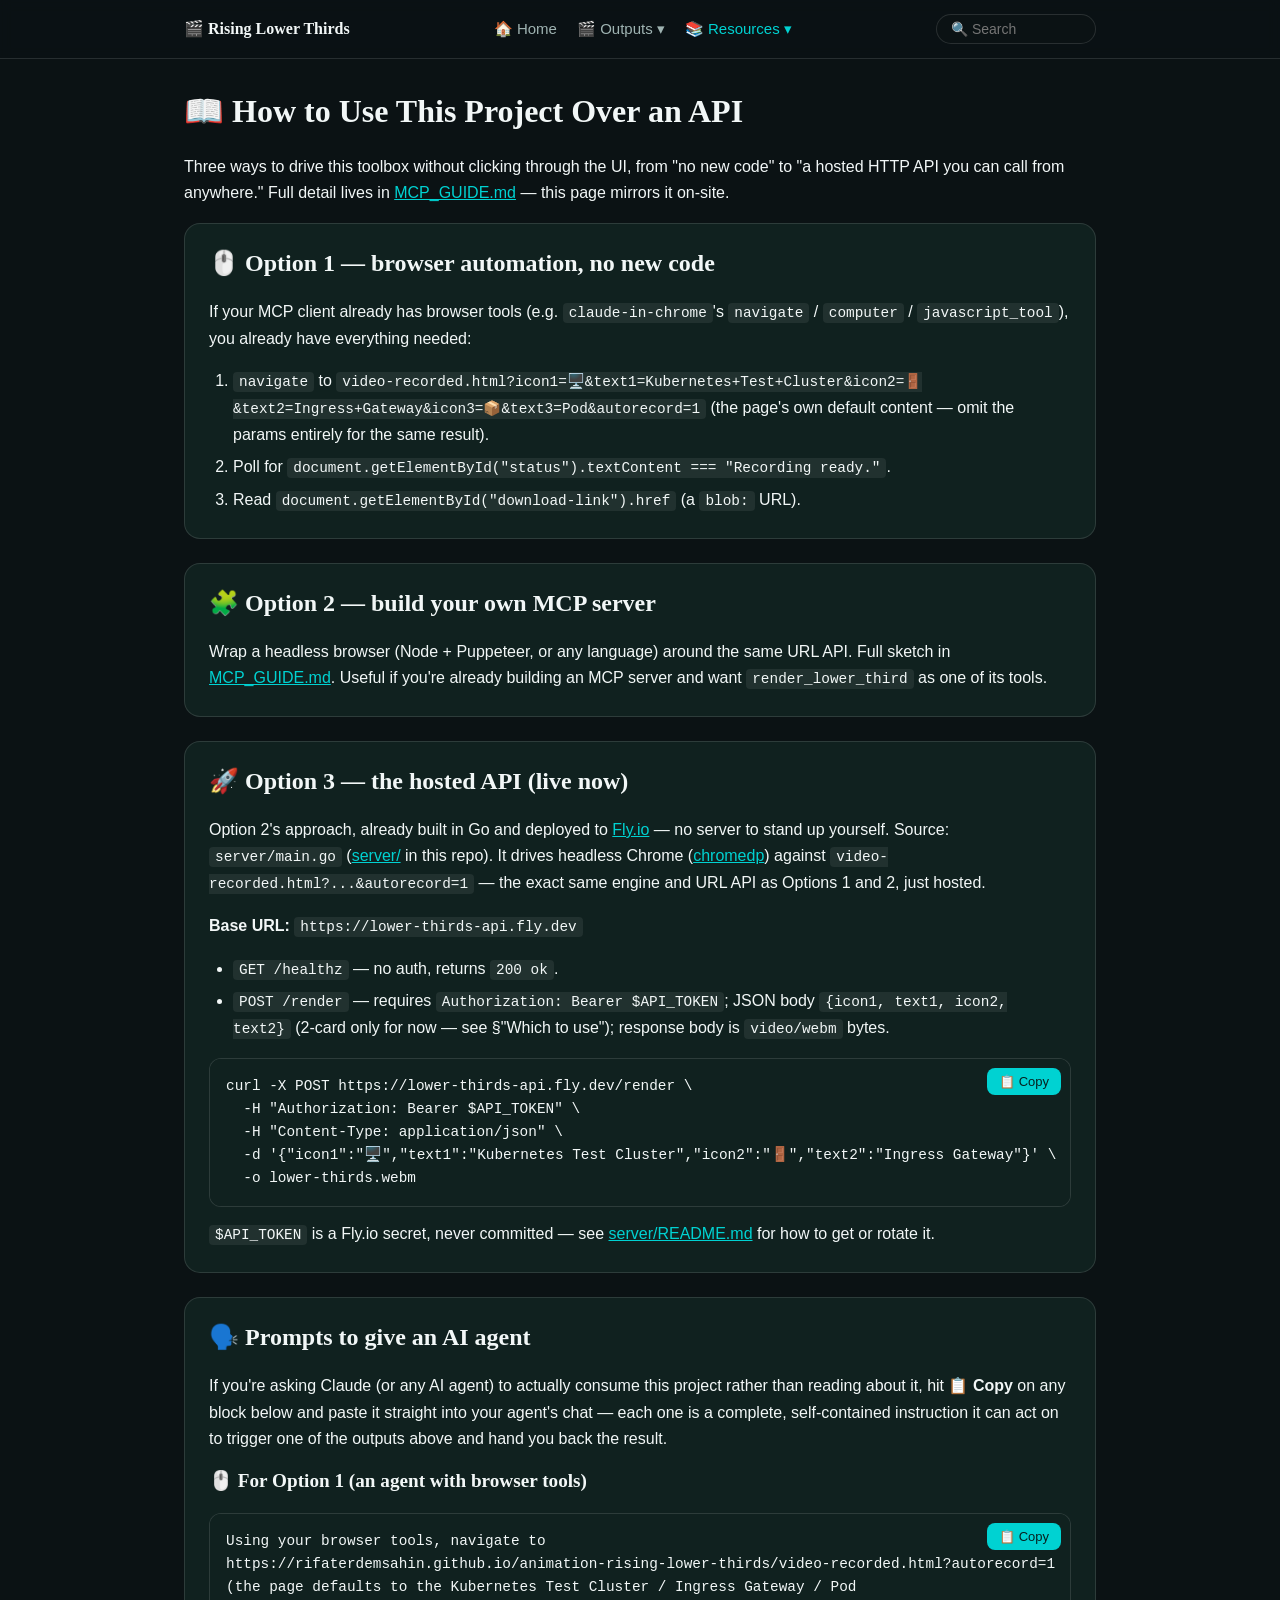
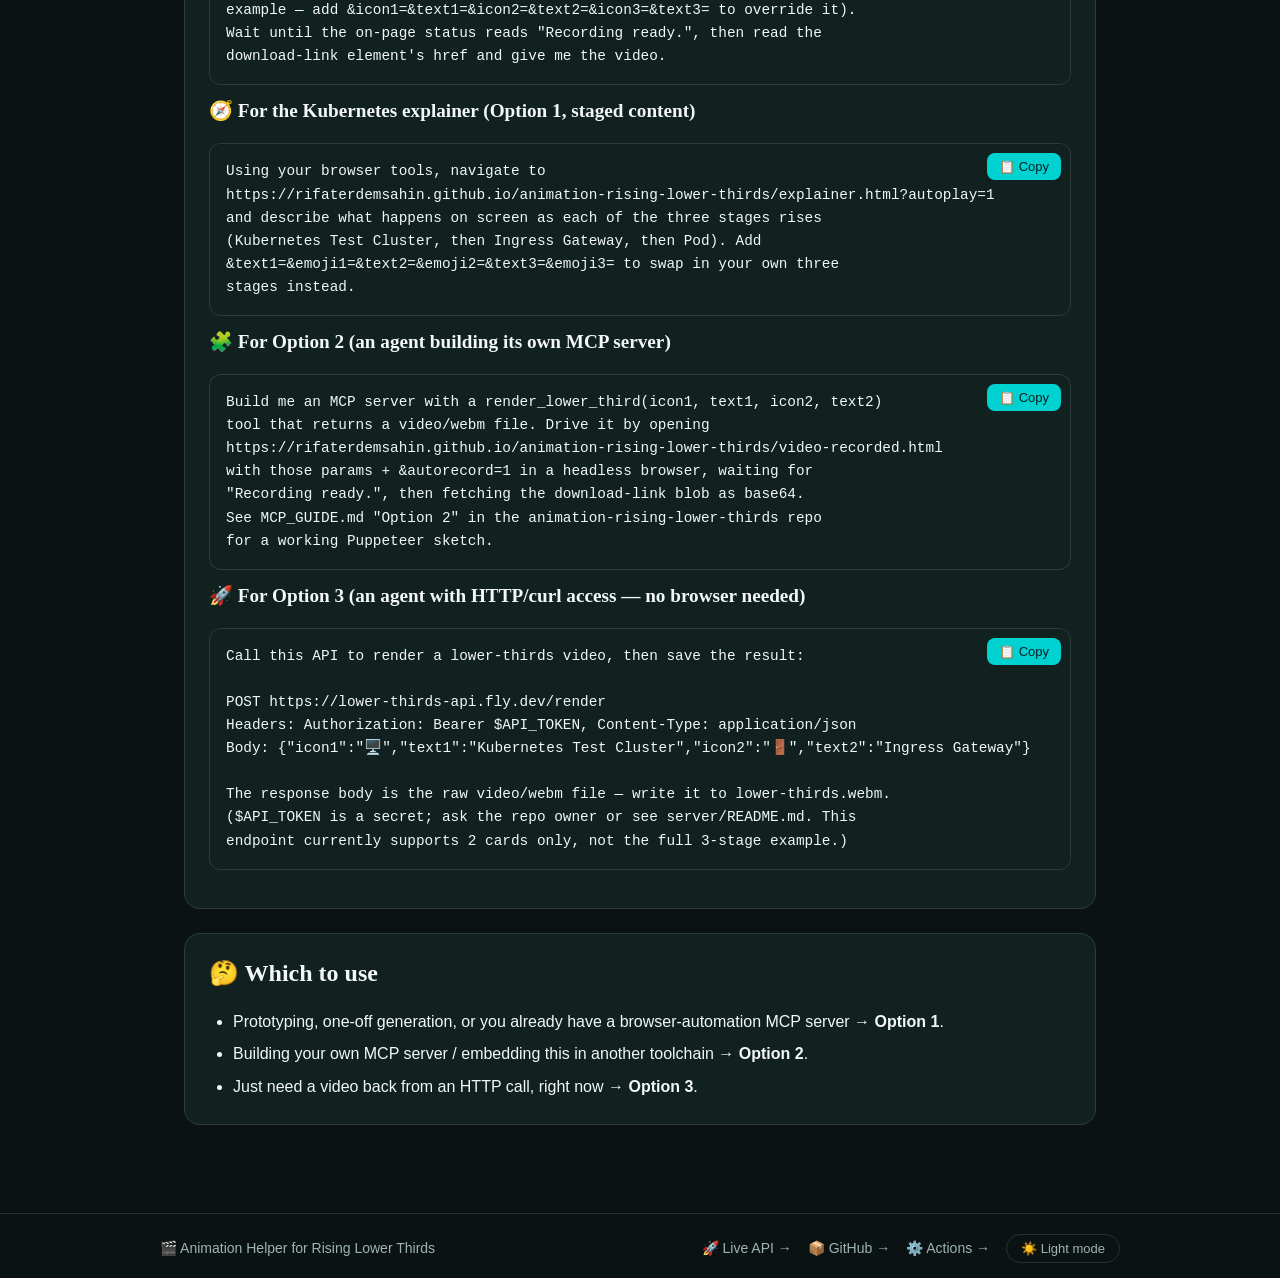
<file: mcp-guide.html>
<!doctype html>
<html lang="en">
<head>
  <meta charset="utf-8">
  <meta name="viewport" content="width=device-width, initial-scale=1">
  <title>API Guide — Rising Lower Thirds</title>
  <link rel="icon" href="favicon.svg" type="image/svg+xml">
  <link rel="stylesheet" href="assets/css/style.css">
</head>
<body>
  <main>
    <h1>📖 How to Use This Project Over an API</h1>
    <p>
      Three ways to drive this toolbox without clicking through the UI, from
      "no new code" to "a hosted HTTP API you can call from anywhere." Full
      detail lives in
      <a href="https://github.com/rifaterdemsahin/animation-rising-lower-thirds/blob/main/MCP_GUIDE.md">MCP_GUIDE.md</a> —
      this page mirrors it on-site.
    </p>

    <div class="card-panel">
      <h2>🖱️ Option 1 — browser automation, no new code</h2>
      <p>
        If your MCP client already has browser tools (e.g. <code>claude-in-chrome</code>'s
        <code>navigate</code> / <code>computer</code> / <code>javascript_tool</code>),
        you already have everything needed:
      </p>
      <ol>
        <li>
          <code>navigate</code> to
          <code>video-recorded.html?icon1=🖥️&amp;text1=Kubernetes+Test+Cluster&amp;icon2=🚪&amp;text2=Ingress+Gateway&amp;icon3=📦&amp;text3=Pod&amp;autorecord=1</code>
          (the page's own default content — omit the params entirely for the same result).
        </li>
        <li>Poll for <code>document.getElementById("status").textContent === "Recording ready."</code>.</li>
        <li>Read <code>document.getElementById("download-link").href</code> (a <code>blob:</code> URL).</li>
      </ol>
    </div>

    <div class="card-panel">
      <h2>🧩 Option 2 — build your own MCP server</h2>
      <p>
        Wrap a headless browser (Node + Puppeteer, or any language) around the
        same URL API. Full sketch in
        <a href="https://github.com/rifaterdemsahin/animation-rising-lower-thirds/blob/main/MCP_GUIDE.md">MCP_GUIDE.md</a>.
        Useful if you're already building an MCP server and want
        <code>render_lower_third</code> as one of its tools.
      </p>
    </div>

    <div class="card-panel">
      <h2>🚀 Option 3 — the hosted API (live now)</h2>
      <p>
        Option 2's approach, already built in Go and deployed to
        <a href="https://fly.io" target="_blank" rel="noopener">Fly.io</a> — no
        server to stand up yourself. Source: <code>server/main.go</code>
        (<a href="https://github.com/rifaterdemsahin/animation-rising-lower-thirds/tree/main/server">server/</a>
        in this repo). It drives headless Chrome
        (<a href="https://github.com/chromedp/chromedp" target="_blank" rel="noopener">chromedp</a>)
        against <code>video-recorded.html?...&amp;autorecord=1</code> — the exact
        same engine and URL API as Options 1 and 2, just hosted.
      </p>
      <p><strong>Base URL:</strong> <code>https://lower-thirds-api.fly.dev</code></p>
      <ul>
        <li><code>GET /healthz</code> — no auth, returns <code>200 ok</code>.</li>
        <li>
          <code>POST /render</code> — requires <code>Authorization: Bearer $API_TOKEN</code>;
          JSON body <code>{icon1, text1, icon2, text2}</code> (2-card only for now —
          see §"Which to use"); response body is <code>video/webm</code> bytes.
        </li>
      </ul>
      <div class="prompt-block">
        <pre>curl -X POST https://lower-thirds-api.fly.dev/render \
  -H "Authorization: Bearer $API_TOKEN" \
  -H "Content-Type: application/json" \
  -d '{"icon1":"🖥️","text1":"Kubernetes Test Cluster","icon2":"🚪","text2":"Ingress Gateway"}' \
  -o lower-thirds.webm</pre>
        <button class="copy-prompt-btn" type="button">📋 Copy</button>
      </div>
      <p>
        <code>$API_TOKEN</code> is a Fly.io secret, never committed — see
        <a href="https://github.com/rifaterdemsahin/animation-rising-lower-thirds/blob/main/server/README.md">server/README.md</a>
        for how to get or rotate it.
      </p>
    </div>

    <div class="card-panel">
      <h2>🗣️ Prompts to give an AI agent</h2>
      <p>
        If you're asking Claude (or any AI agent) to actually consume this
        project rather than reading about it, hit <strong>📋 Copy</strong> on
        any block below and paste it straight into your agent's chat — each
        one is a complete, self-contained instruction it can act on to
        trigger one of the outputs above and hand you back the result.
      </p>

      <h3>🖱️ For Option 1 (an agent with browser tools)</h3>
      <div class="prompt-block">
        <pre>Using your browser tools, navigate to
https://rifaterdemsahin.github.io/animation-rising-lower-thirds/video-recorded.html?autorecord=1
(the page defaults to the Kubernetes Test Cluster / Ingress Gateway / Pod
example — add &icon1=&text1=&icon2=&text2=&icon3=&text3= to override it).
Wait until the on-page status reads "Recording ready.", then read the
download-link element's href and give me the video.</pre>
        <button class="copy-prompt-btn" type="button">📋 Copy</button>
      </div>

      <h3>🧭 For the Kubernetes explainer (Option 1, staged content)</h3>
      <div class="prompt-block">
        <pre>Using your browser tools, navigate to
https://rifaterdemsahin.github.io/animation-rising-lower-thirds/explainer.html?autoplay=1
and describe what happens on screen as each of the three stages rises
(Kubernetes Test Cluster, then Ingress Gateway, then Pod). Add
&text1=&emoji1=&text2=&emoji2=&text3=&emoji3= to swap in your own three
stages instead.</pre>
        <button class="copy-prompt-btn" type="button">📋 Copy</button>
      </div>

      <h3>🧩 For Option 2 (an agent building its own MCP server)</h3>
      <div class="prompt-block">
        <pre>Build me an MCP server with a render_lower_third(icon1, text1, icon2, text2)
tool that returns a video/webm file. Drive it by opening
https://rifaterdemsahin.github.io/animation-rising-lower-thirds/video-recorded.html
with those params + &autorecord=1 in a headless browser, waiting for
"Recording ready.", then fetching the download-link blob as base64.
See MCP_GUIDE.md "Option 2" in the animation-rising-lower-thirds repo
for a working Puppeteer sketch.</pre>
        <button class="copy-prompt-btn" type="button">📋 Copy</button>
      </div>

      <h3>🚀 For Option 3 (an agent with HTTP/curl access — no browser needed)</h3>
      <div class="prompt-block">
        <pre>Call this API to render a lower-thirds video, then save the result:

POST https://lower-thirds-api.fly.dev/render
Headers: Authorization: Bearer $API_TOKEN, Content-Type: application/json
Body: {"icon1":"🖥️","text1":"Kubernetes Test Cluster","icon2":"🚪","text2":"Ingress Gateway"}

The response body is the raw video/webm file — write it to lower-thirds.webm.
($API_TOKEN is a secret; ask the repo owner or see server/README.md. This
endpoint currently supports 2 cards only, not the full 3-stage example.)</pre>
        <button class="copy-prompt-btn" type="button">📋 Copy</button>
      </div>
    </div>

    <div class="card-panel">
      <h2>🤔 Which to use</h2>
      <ul>
        <li>Prototyping, one-off generation, or you already have a browser-automation MCP server → <strong>Option 1</strong>.</li>
        <li>Building your own MCP server / embedding this in another toolchain → <strong>Option 2</strong>.</li>
        <li>Just need a video back from an HTTP call, right now → <strong>Option 3</strong>.</li>
      </ul>
    </div>
  </main>

  <script>
    (function () {
      document.querySelectorAll(".copy-prompt-btn").forEach(function (btn) {
        var pre = btn.parentElement.querySelector("pre");
        var originalLabel = btn.textContent;
        btn.addEventListener("click", function () {
          navigator.clipboard.writeText(pre.textContent).then(function () {
            btn.textContent = "✅ Copied!";
          }, function () {
            btn.textContent = "❌ Copy failed";
          });
          setTimeout(function () { btn.textContent = originalLabel; }, 1800);
        });
      });
    })();
  </script>
  <script src="assets/js/nav.js"></script>
</body>
</html>
</file>
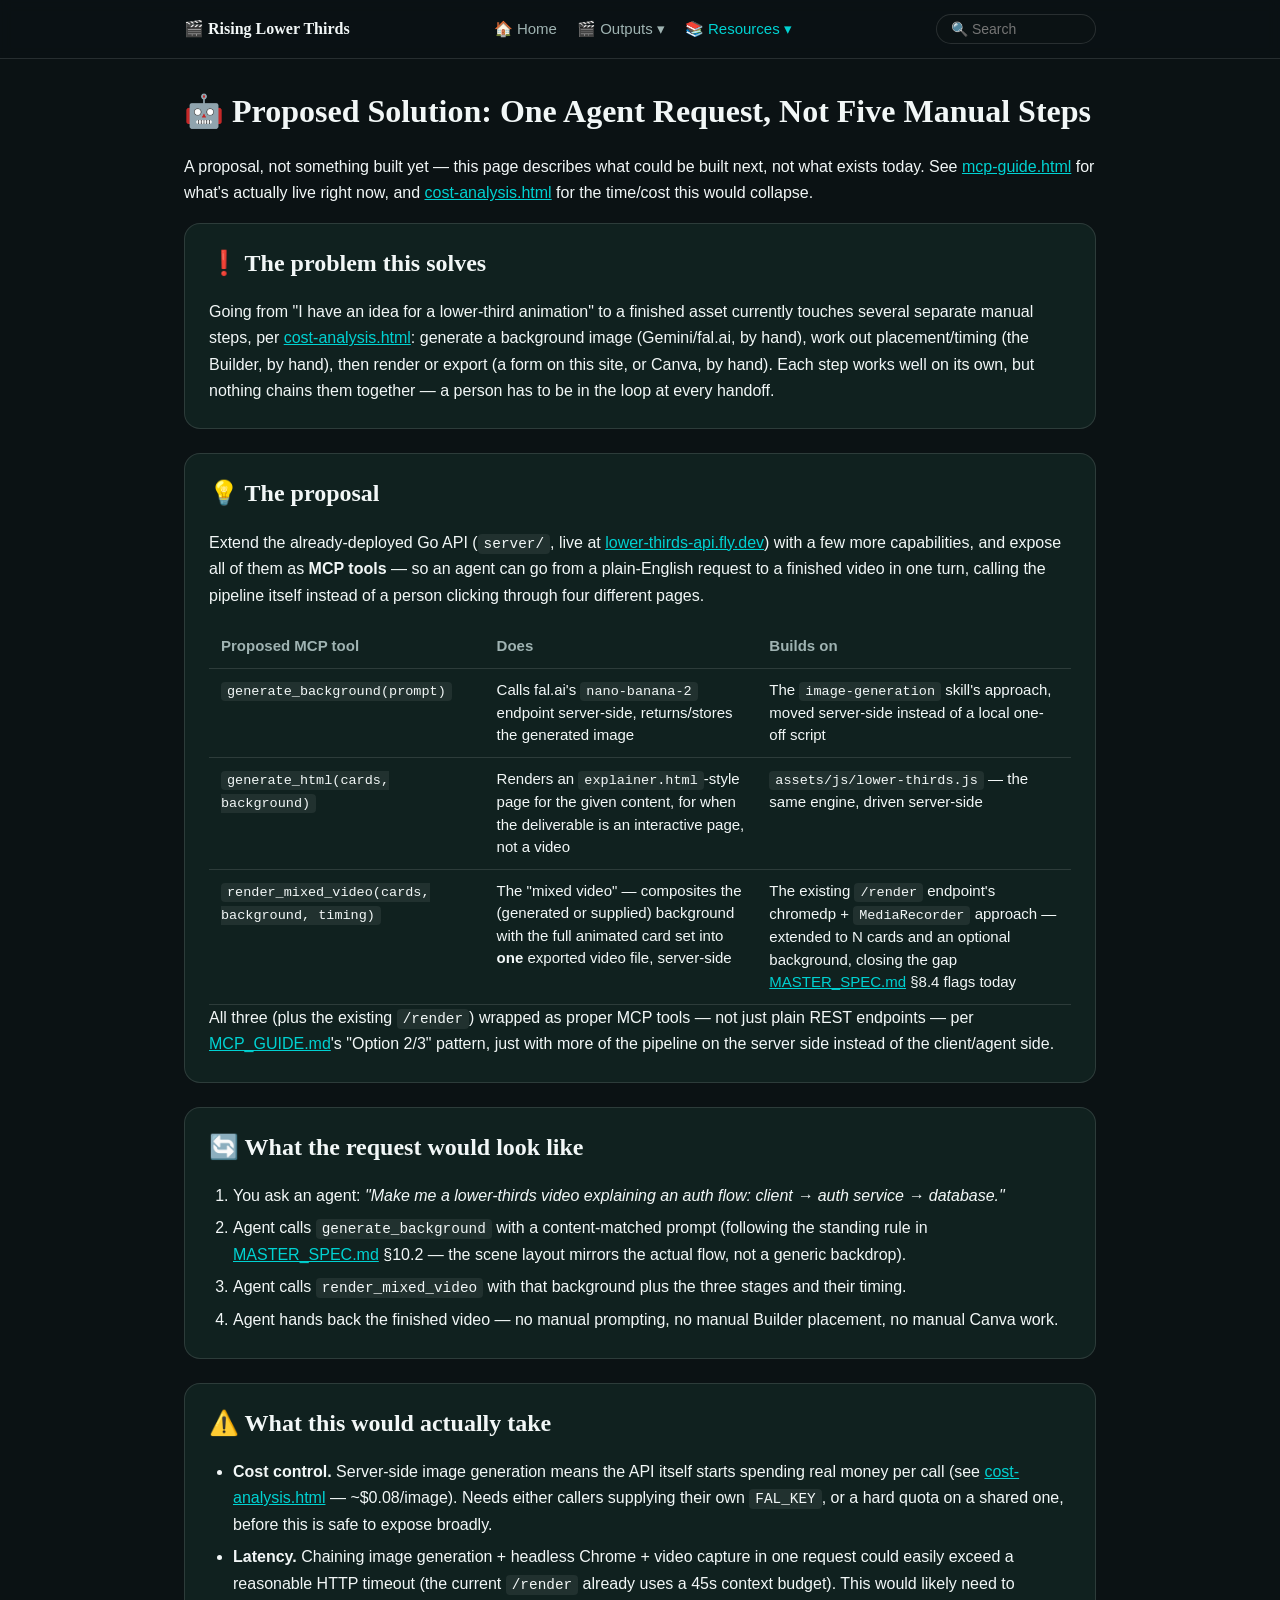
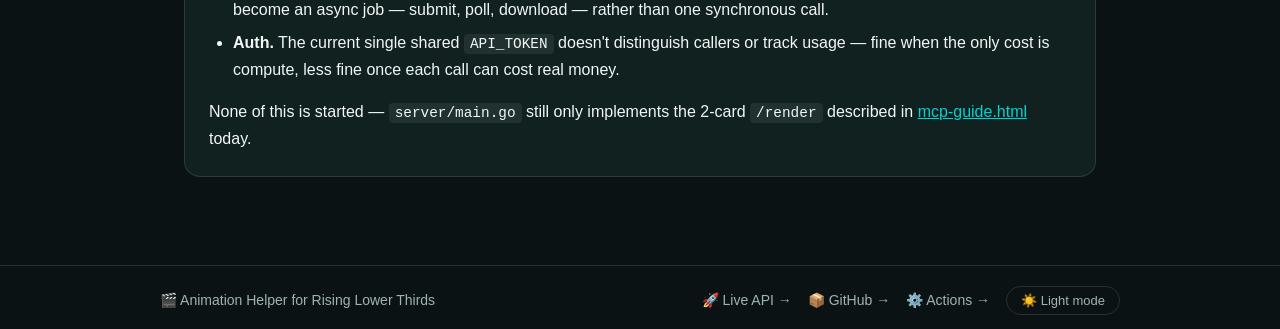
<file: proposed-solution.html>
<!doctype html>
<html lang="en">
<head>
  <meta charset="utf-8">
  <meta name="viewport" content="width=device-width, initial-scale=1">
  <title>Proposed Solution — Rising Lower Thirds</title>
  <link rel="icon" href="favicon.svg" type="image/svg+xml">
  <link rel="stylesheet" href="assets/css/style.css">
</head>
<body>
  <main>
    <h1>🤖 Proposed Solution: One Agent Request, Not Five Manual Steps</h1>
    <p>
      A proposal, not something built yet — this page describes what could
      be built next, not what exists today. See
      <a href="mcp-guide.html">mcp-guide.html</a> for what's actually live
      right now, and <a href="cost-analysis.html">cost-analysis.html</a> for
      the time/cost this would collapse.
    </p>

    <div class="card-panel">
      <h2>❗ The problem this solves</h2>
      <p>
        Going from "I have an idea for a lower-third animation" to a finished
        asset currently touches several separate manual steps, per
        <a href="cost-analysis.html">cost-analysis.html</a>: generate a
        background image (Gemini/fal.ai, by hand), work out placement/timing
        (the Builder, by hand), then render or export (a form on this site, or
        Canva, by hand). Each step works well on its own, but nothing chains
        them together — a person has to be in the loop at every handoff.
      </p>
    </div>

    <div class="card-panel">
      <h2>💡 The proposal</h2>
      <p>
        Extend the already-deployed Go API
        (<code>server/</code>, live at
        <a href="https://lower-thirds-api.fly.dev" target="_blank" rel="noopener">lower-thirds-api.fly.dev</a>)
        with a few more capabilities, and expose all of them as
        <strong>MCP tools</strong> — so an agent can go from a plain-English
        request to a finished video in one turn, calling the pipeline itself
        instead of a person clicking through four different pages.
      </p>
      <div style="overflow-x: auto;">
        <table>
          <thead><tr><th>Proposed MCP tool</th><th>Does</th><th>Builds on</th></tr></thead>
          <tbody>
            <tr>
              <td><code>generate_background(prompt)</code></td>
              <td>Calls fal.ai's <code>nano-banana-2</code> endpoint server-side, returns/stores the generated image</td>
              <td>The <code>image-generation</code> skill's approach, moved server-side instead of a local one-off script</td>
            </tr>
            <tr>
              <td><code>generate_html(cards, background)</code></td>
              <td>Renders an <code>explainer.html</code>-style page for the given content, for when the deliverable is an interactive page, not a video</td>
              <td><code>assets/js/lower-thirds.js</code> — the same engine, driven server-side</td>
            </tr>
            <tr>
              <td><code>render_mixed_video(cards, background, timing)</code></td>
              <td>The "mixed video" — composites the (generated or supplied) background with the full animated card set into <strong>one</strong> exported video file, server-side</td>
              <td>The existing <code>/render</code> endpoint's chromedp + <code>MediaRecorder</code> approach — extended to N cards and an optional background, closing the gap <a href="https://github.com/rifaterdemsahin/animation-rising-lower-thirds/blob/main/MASTER_SPEC.md">MASTER_SPEC.md</a> §8.4 flags today</td>
            </tr>
          </tbody>
        </table>
      </div>
      <p>
        All three (plus the existing <code>/render</code>) wrapped as proper
        MCP tools — not just plain REST endpoints — per
        <a href="https://github.com/rifaterdemsahin/animation-rising-lower-thirds/blob/main/MCP_GUIDE.md">MCP_GUIDE.md</a>'s
        "Option 2/3" pattern, just with more of the pipeline on the server
        side instead of the client/agent side.
      </p>
    </div>

    <div class="card-panel">
      <h2>🔄 What the request would look like</h2>
      <ol>
        <li>You ask an agent: <em>"Make me a lower-thirds video explaining an auth flow: client → auth service → database."</em></li>
        <li>Agent calls <code>generate_background</code> with a content-matched prompt (following the standing rule in <a href="https://github.com/rifaterdemsahin/animation-rising-lower-thirds/blob/main/MASTER_SPEC.md">MASTER_SPEC.md</a> §10.2 — the scene layout mirrors the actual flow, not a generic backdrop).</li>
        <li>Agent calls <code>render_mixed_video</code> with that background plus the three stages and their timing.</li>
        <li>Agent hands back the finished video — no manual prompting, no manual Builder placement, no manual Canva work.</li>
      </ol>
    </div>

    <div class="card-panel">
      <h2>⚠️ What this would actually take</h2>
      <ul>
        <li>
          <strong>Cost control.</strong> Server-side image generation means
          the API itself starts spending real money per call (see
          <a href="cost-analysis.html">cost-analysis.html</a> — ~$0.08/image).
          Needs either callers supplying their own <code>FAL_KEY</code>, or a
          hard quota on a shared one, before this is safe to expose broadly.
        </li>
        <li>
          <strong>Latency.</strong> Chaining image generation + headless
          Chrome + video capture in one request could easily exceed a
          reasonable HTTP timeout (the current <code>/render</code> already
          uses a 45s context budget). This would likely need to become an
          async job — submit, poll, download — rather than one synchronous
          call.
        </li>
        <li>
          <strong>Auth.</strong> The current single shared
          <code>API_TOKEN</code> doesn't distinguish callers or track usage —
          fine when the only cost is compute, less fine once each call can
          cost real money.
        </li>
      </ul>
      <p>
        None of this is started — <code>server/main.go</code> still only
        implements the 2-card <code>/render</code> described in
        <a href="mcp-guide.html">mcp-guide.html</a> today.
      </p>
    </div>
  </main>
  <script src="assets/js/nav.js"></script>
</body>
</html>
</file>
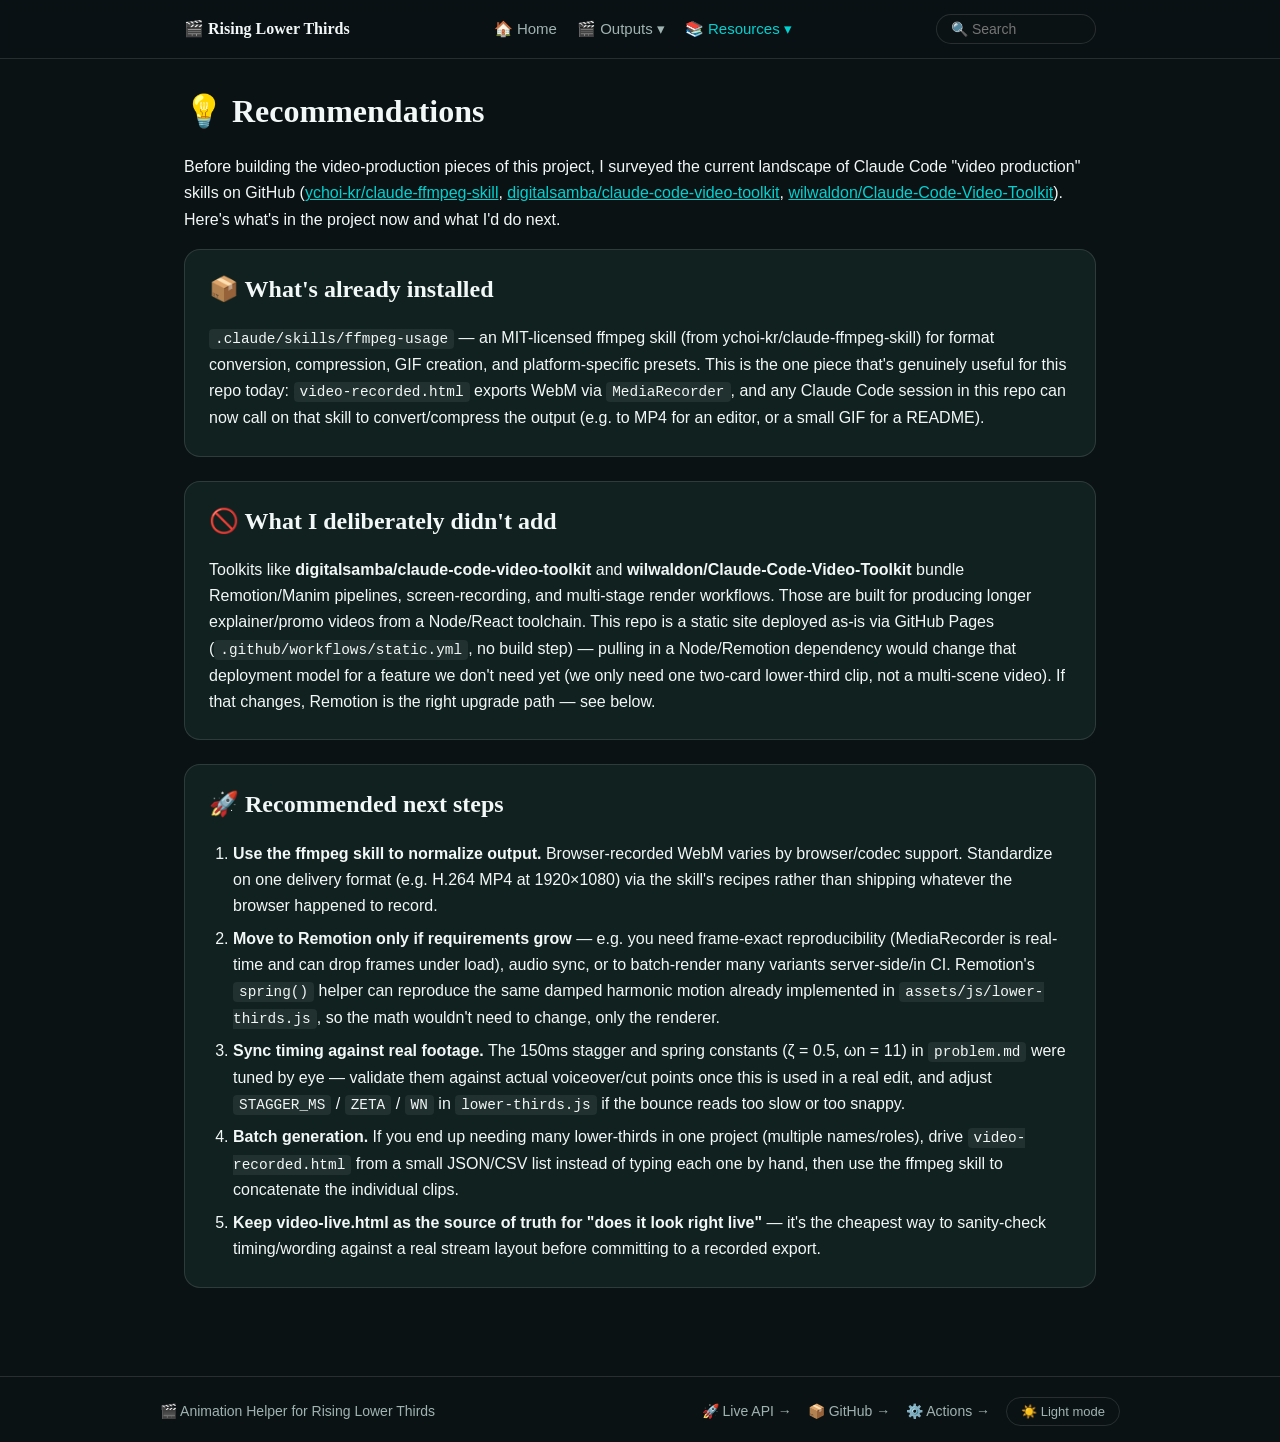
<file: recommendation.html>
<!doctype html>
<html lang="en">
<head>
  <meta charset="utf-8">
  <meta name="viewport" content="width=device-width, initial-scale=1">
  <title>Recommendations — Rising Lower Thirds</title>
  <link rel="icon" href="favicon.svg" type="image/svg+xml">
  <link rel="stylesheet" href="assets/css/style.css">
</head>
<body>
  <main>
    <h1>💡 Recommendations</h1>
    <p>
      Before building the video-production pieces of this project, I surveyed the
      current landscape of Claude Code "video production" skills on GitHub
      (<a href="https://github.com/ychoi-kr/claude-ffmpeg-skill">ychoi-kr/claude-ffmpeg-skill</a>,
      <a href="https://github.com/digitalsamba/claude-code-video-toolkit">digitalsamba/claude-code-video-toolkit</a>,
      <a href="https://github.com/wilwaldon/Claude-Code-Video-Toolkit">wilwaldon/Claude-Code-Video-Toolkit</a>).
      Here's what's in the project now and what I'd do next.
    </p>

    <div class="card-panel">
      <h2>📦 What's already installed</h2>
      <p>
        <code>.claude/skills/ffmpeg-usage</code> — an MIT-licensed ffmpeg skill
        (from ychoi-kr/claude-ffmpeg-skill) for format conversion, compression, GIF
        creation, and platform-specific presets. This is the one piece that's
        genuinely useful for this repo today: <code>video-recorded.html</code> exports
        WebM via <code>MediaRecorder</code>, and any Claude Code session in this repo
        can now call on that skill to convert/compress the output (e.g. to MP4 for an
        editor, or a small GIF for a README).
      </p>
    </div>

    <div class="card-panel">
      <h2>🚫 What I deliberately didn't add</h2>
      <p>
        Toolkits like <strong>digitalsamba/claude-code-video-toolkit</strong> and
        <strong>wilwaldon/Claude-Code-Video-Toolkit</strong> bundle Remotion/Manim
        pipelines, screen-recording, and multi-stage render workflows. Those are built
        for producing longer explainer/promo videos from a Node/React toolchain. This
        repo is a static site deployed as-is via GitHub Pages
        (<code>.github/workflows/static.yml</code>, no build step) — pulling in a
        Node/Remotion dependency would change that deployment model for a feature we
        don't need yet (we only need one two-card lower-third clip, not a multi-scene
        video). If that changes, Remotion is the right upgrade path — see below.
      </p>
    </div>

    <div class="card-panel">
      <h2>🚀 Recommended next steps</h2>
      <ol>
        <li>
          <strong>Use the ffmpeg skill to normalize output.</strong>
          Browser-recorded WebM varies by browser/codec support. Standardize on one
          delivery format (e.g. H.264 MP4 at 1920×1080) via the skill's recipes rather
          than shipping whatever the browser happened to record.
        </li>
        <li>
          <strong>Move to Remotion only if requirements grow</strong> — e.g. you need
          frame-exact reproducibility (MediaRecorder is real-time and can drop frames
          under load), audio sync, or to batch-render many variants server-side/in CI.
          Remotion's <code>spring()</code> helper can reproduce the same damped
          harmonic motion already implemented in <code>assets/js/lower-thirds.js</code>,
          so the math wouldn't need to change, only the renderer.
        </li>
        <li>
          <strong>Sync timing against real footage.</strong> The 150ms stagger and
          spring constants (ζ = 0.5, ωn = 11) in <code>problem.md</code> were tuned by
          eye — validate them against actual voiceover/cut points once this is used in
          a real edit, and adjust <code>STAGGER_MS</code> / <code>ZETA</code> / <code>WN</code>
          in <code>lower-thirds.js</code> if the bounce reads too slow or too snappy.
        </li>
        <li>
          <strong>Batch generation.</strong> If you end up needing many lower-thirds
          in one project (multiple names/roles), drive <code>video-recorded.html</code>
          from a small JSON/CSV list instead of typing each one by hand, then use the
          ffmpeg skill to concatenate the individual clips.
        </li>
        <li>
          <strong>Keep video-live.html as the source of truth for "does it look
          right live"</strong> — it's the cheapest way to sanity-check timing/wording
          against a real stream layout before committing to a recorded export.
        </li>
      </ol>
    </div>
  </main>
  <script src="assets/js/nav.js"></script>
</body>
</html>
</file>
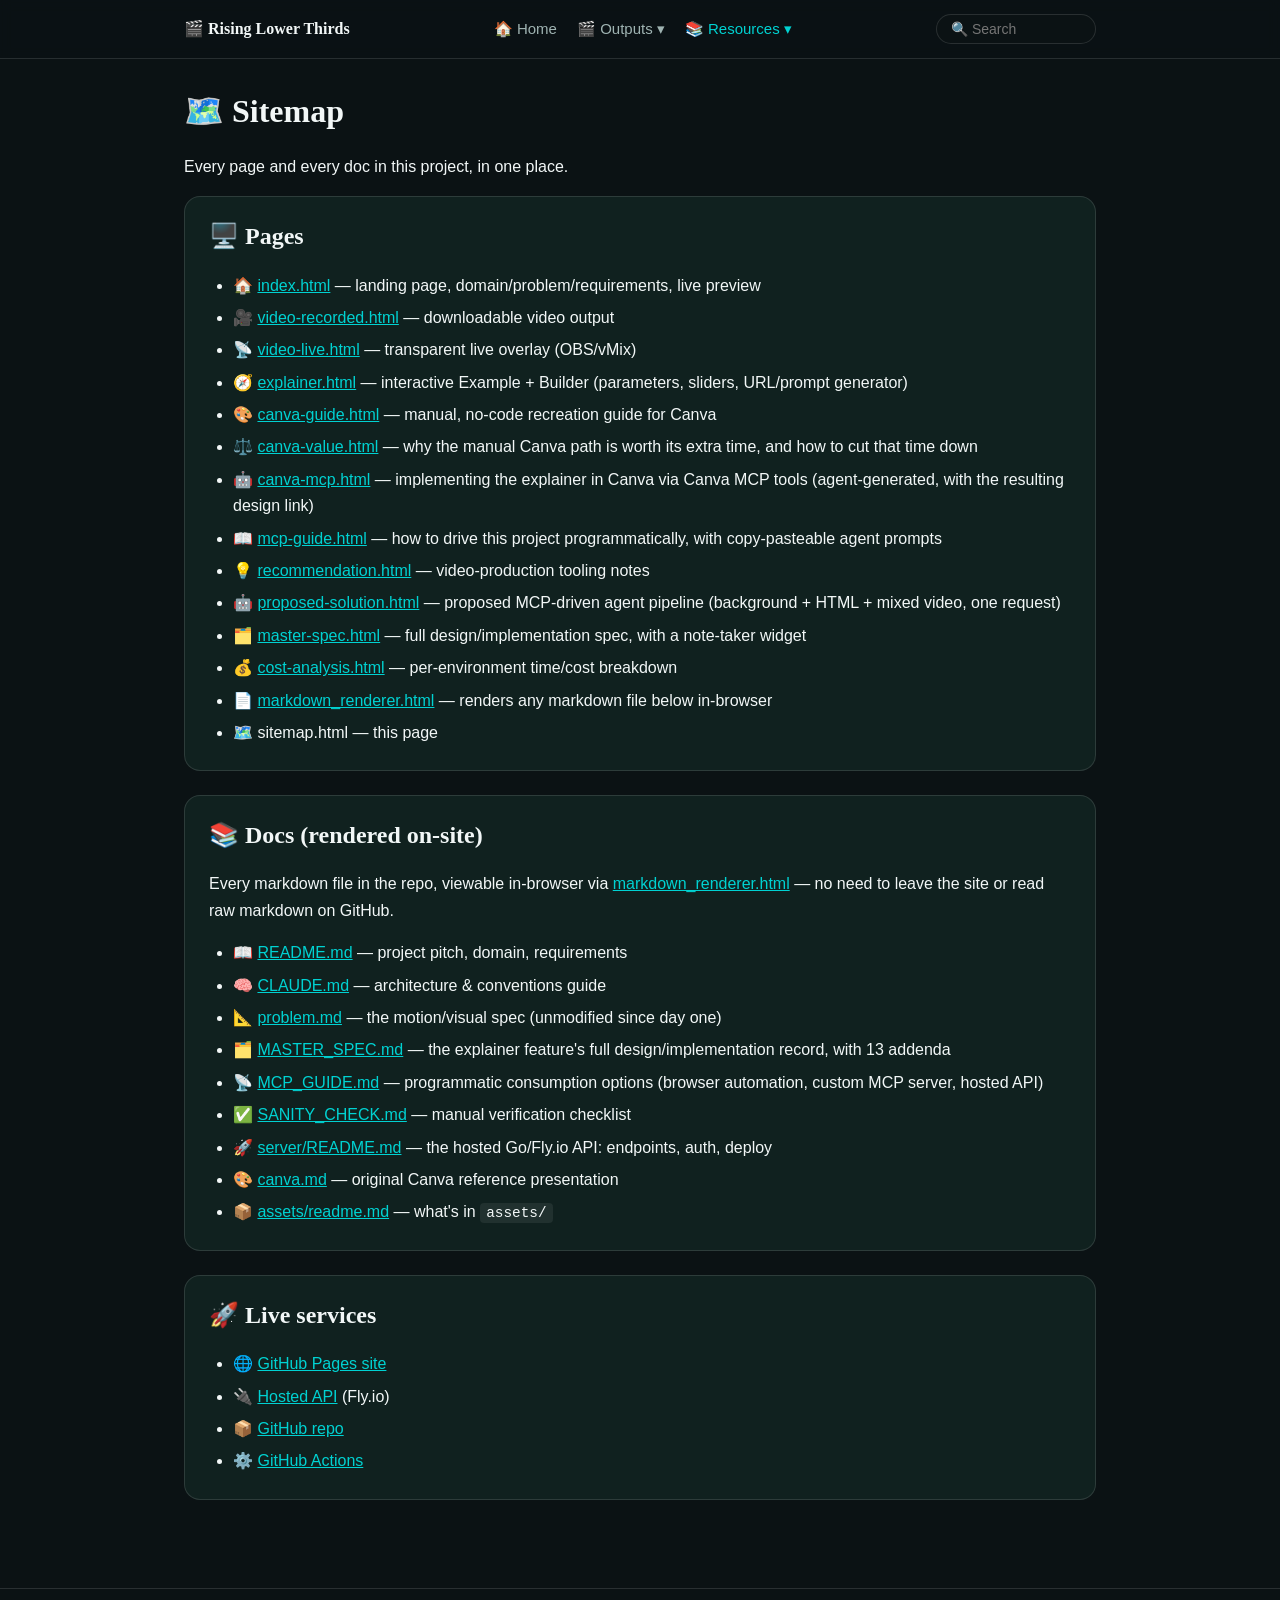
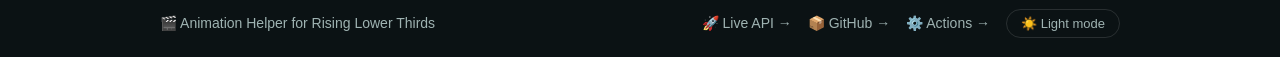
<file: sitemap.html>
<!doctype html>
<html lang="en">
<head>
  <meta charset="utf-8">
  <meta name="viewport" content="width=device-width, initial-scale=1">
  <title>Sitemap — Rising Lower Thirds</title>
  <link rel="icon" href="favicon.svg" type="image/svg+xml">
  <link rel="stylesheet" href="assets/css/style.css">
</head>
<body>
  <main>
    <h1>🗺️ Sitemap</h1>
    <p>Every page and every doc in this project, in one place.</p>

    <div class="card-panel">
      <h2>🖥️ Pages</h2>
      <ul>
        <li>🏠 <a href="index.html">index.html</a> — landing page, domain/problem/requirements, live preview</li>
        <li>🎥 <a href="video-recorded.html">video-recorded.html</a> — downloadable video output</li>
        <li>📡 <a href="video-live.html">video-live.html</a> — transparent live overlay (OBS/vMix)</li>
        <li>🧭 <a href="explainer.html">explainer.html</a> — interactive Example + Builder (parameters, sliders, URL/prompt generator)</li>
        <li>🎨 <a href="canva-guide.html">canva-guide.html</a> — manual, no-code recreation guide for Canva</li>
        <li>⚖️ <a href="canva-value.html">canva-value.html</a> — why the manual Canva path is worth its extra time, and how to cut that time down</li>
        <li>🤖 <a href="canva-mcp.html">canva-mcp.html</a> — implementing the explainer in Canva via Canva MCP tools (agent-generated, with the resulting design link)</li>
        <li>📖 <a href="mcp-guide.html">mcp-guide.html</a> — how to drive this project programmatically, with copy-pasteable agent prompts</li>
        <li>💡 <a href="recommendation.html">recommendation.html</a> — video-production tooling notes</li>
        <li>🤖 <a href="proposed-solution.html">proposed-solution.html</a> — proposed MCP-driven agent pipeline (background + HTML + mixed video, one request)</li>
        <li>🗂️ <a href="master-spec.html">master-spec.html</a> — full design/implementation spec, with a note-taker widget</li>
        <li>💰 <a href="cost-analysis.html">cost-analysis.html</a> — per-environment time/cost breakdown</li>
        <li>📄 <a href="markdown_renderer.html">markdown_renderer.html</a> — renders any markdown file below in-browser</li>
        <li>🗺️ sitemap.html — this page</li>
      </ul>
    </div>

    <div class="card-panel">
      <h2>📚 Docs (rendered on-site)</h2>
      <p>
        Every markdown file in the repo, viewable in-browser via
        <a href="markdown_renderer.html">markdown_renderer.html</a> — no need
        to leave the site or read raw markdown on GitHub.
      </p>
      <ul>
        <li>📖 <a href="markdown_renderer.html?file=README.md">README.md</a> — project pitch, domain, requirements</li>
        <li>🧠 <a href="markdown_renderer.html?file=CLAUDE.md">CLAUDE.md</a> — architecture &amp; conventions guide</li>
        <li>📐 <a href="markdown_renderer.html?file=problem.md">problem.md</a> — the motion/visual spec (unmodified since day one)</li>
        <li>🗂️ <a href="markdown_renderer.html?file=MASTER_SPEC.md">MASTER_SPEC.md</a> — the explainer feature's full design/implementation record, with 13 addenda</li>
        <li>📡 <a href="markdown_renderer.html?file=MCP_GUIDE.md">MCP_GUIDE.md</a> — programmatic consumption options (browser automation, custom MCP server, hosted API)</li>
        <li>✅ <a href="markdown_renderer.html?file=SANITY_CHECK.md">SANITY_CHECK.md</a> — manual verification checklist</li>
        <li>🚀 <a href="markdown_renderer.html?file=server/README.md">server/README.md</a> — the hosted Go/Fly.io API: endpoints, auth, deploy</li>
        <li>🎨 <a href="markdown_renderer.html?file=canva.md">canva.md</a> — original Canva reference presentation</li>
        <li>📦 <a href="markdown_renderer.html?file=assets/readme.md">assets/readme.md</a> — what's in <code>assets/</code></li>
      </ul>
    </div>

    <div class="card-panel">
      <h2>🚀 Live services</h2>
      <ul>
        <li>🌐 <a href="https://rifaterdemsahin.github.io/animation-rising-lower-thirds/" target="_blank" rel="noopener">GitHub Pages site</a></li>
        <li>🔌 <a href="https://lower-thirds-api.fly.dev" target="_blank" rel="noopener">Hosted API</a> (Fly.io)</li>
        <li>📦 <a href="https://github.com/rifaterdemsahin/animation-rising-lower-thirds" target="_blank" rel="noopener">GitHub repo</a></li>
        <li>⚙️ <a href="https://github.com/rifaterdemsahin/animation-rising-lower-thirds/actions" target="_blank" rel="noopener">GitHub Actions</a></li>
      </ul>
    </div>
  </main>
  <script src="assets/js/nav.js"></script>
</body>
</html>
</file>
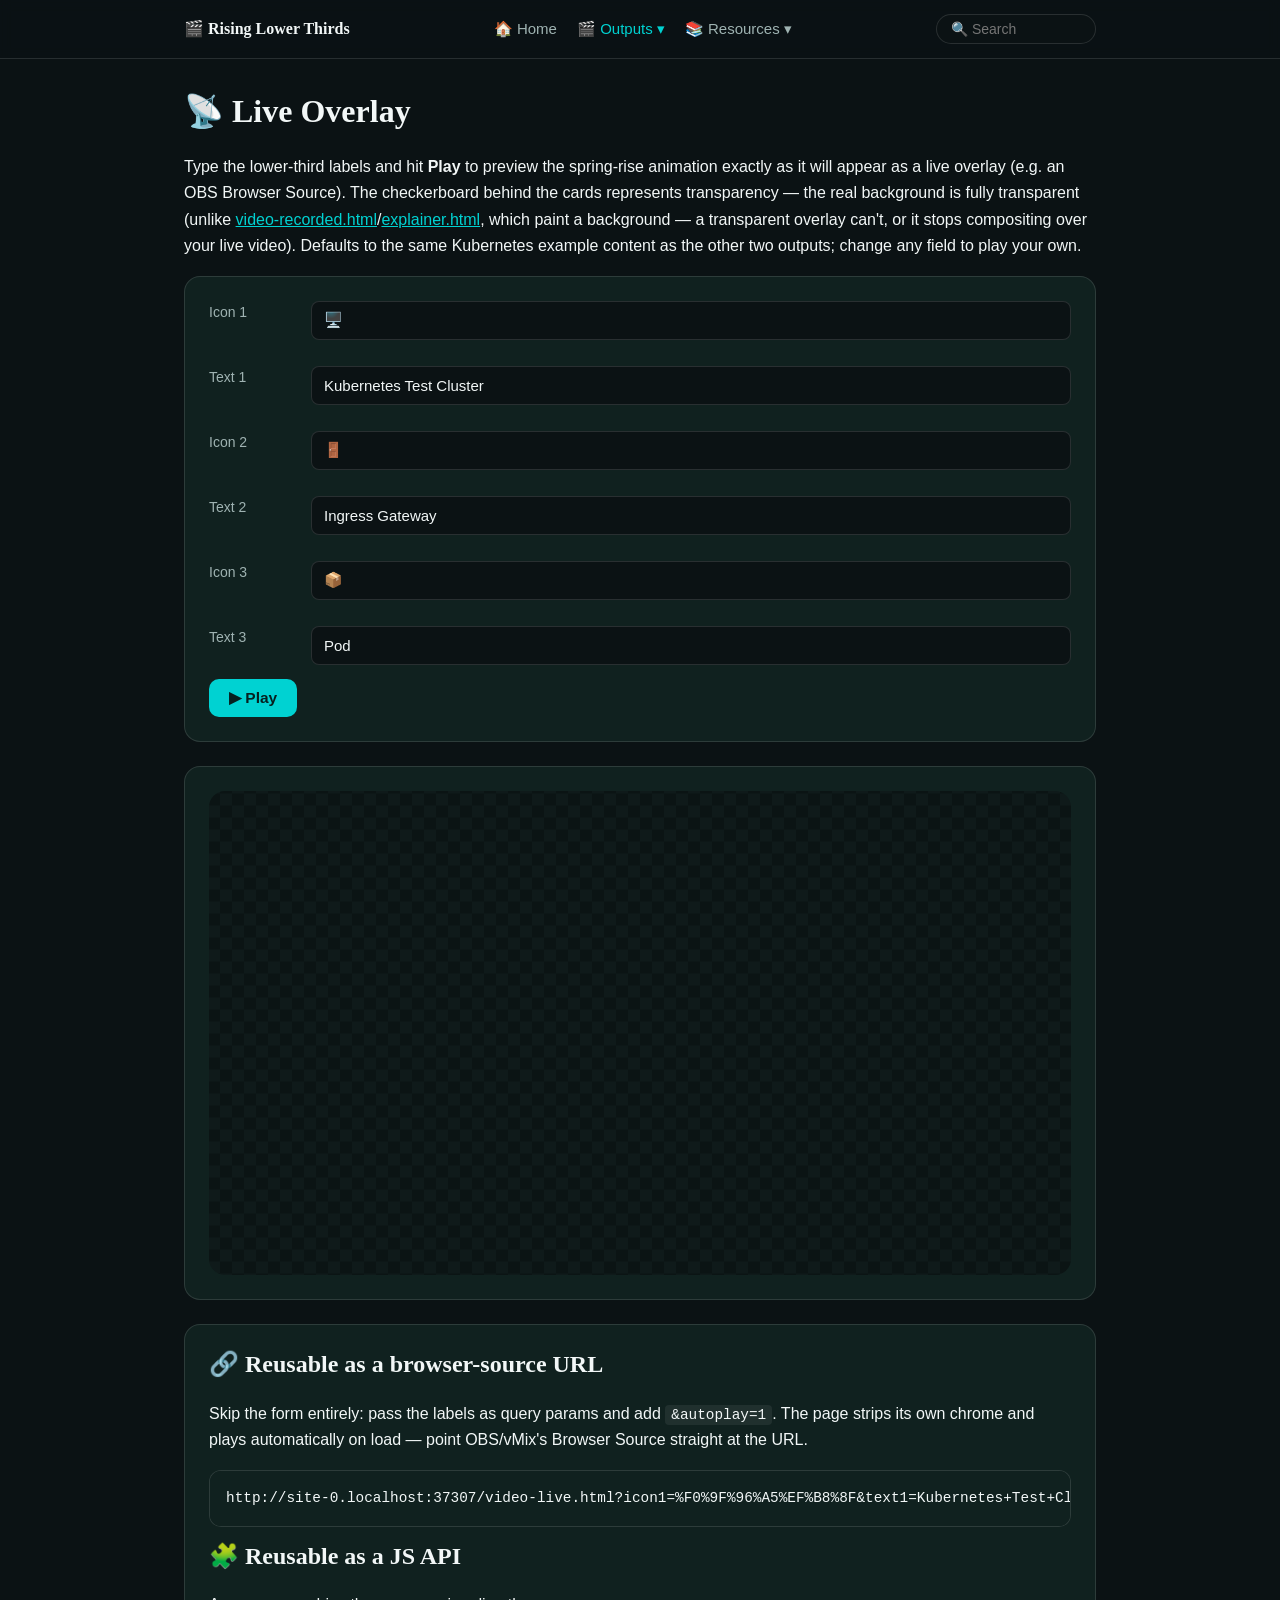
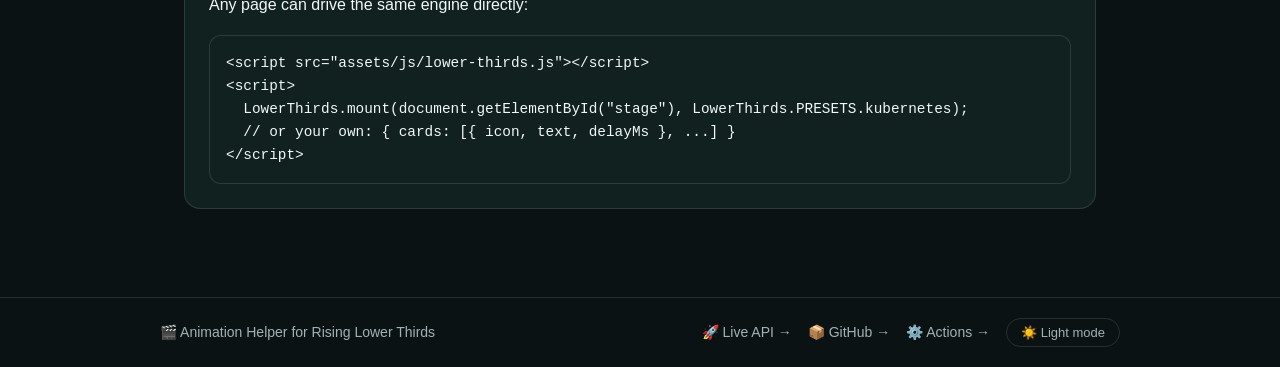
<file: video-live.html>
<!doctype html>
<html lang="en">
<head>
  <meta charset="utf-8">
  <meta name="viewport" content="width=device-width, initial-scale=1">
  <title>Live Overlay — Rising Lower Thirds</title>
  <link rel="icon" href="favicon.svg" type="image/svg+xml">
  <link rel="stylesheet" href="assets/css/style.css">
  <link rel="stylesheet" href="assets/css/lower-thirds.css">
  <style>
    /* In autoplay/overlay mode, strip the site chrome so this page is a clean
       browser-source: real transparent background, no nav/footer, no form. */
    body.lt-overlay-mode { background: transparent; }
    body.lt-overlay-mode .site-nav,
    body.lt-overlay-mode .site-footer,
    body.lt-overlay-mode main > *:not(#overlay-stage-wrap) { display: none; }
    body.lt-overlay-mode main { padding: 0; max-width: none; }
    body.lt-overlay-mode .lt-stage { background: transparent; aspect-ratio: auto; height: 100vh; }
  </style>
</head>
<body>
  <main>
    <h1>📡 Live Overlay</h1>
    <p>
      Type the lower-third labels and hit <strong>Play</strong> to preview the
      spring-rise animation exactly as it will appear as a live overlay (e.g. an OBS
      Browser Source). The checkerboard behind the cards represents transparency —
      the real background is fully transparent (unlike
      <a href="video-recorded.html">video-recorded.html</a>/<a href="explainer.html">explainer.html</a>,
      which paint a background — a transparent overlay can't, or it stops compositing
      over your live video). Defaults to the same Kubernetes example content as the
      other two outputs; change any field to play your own.
    </p>

    <div class="card-panel">
      <div class="field-row">
        <label for="icon1">Icon 1</label>
        <input type="text" id="icon1" value="🖥️">
        <label for="text1">Text 1</label>
        <input type="text" id="text1" value="Kubernetes Test Cluster">
        <label for="icon2">Icon 2</label>
        <input type="text" id="icon2" value="🚪">
        <label for="text2">Text 2</label>
        <input type="text" id="text2" value="Ingress Gateway">
        <label for="icon3">Icon 3</label>
        <input type="text" id="icon3" value="📦">
        <label for="text3">Text 3</label>
        <input type="text" id="text3" value="Pod">
      </div>
      <button class="button" id="play-btn">▶ Play</button>
    </div>

    <div class="card-panel">
      <div class="lt-stage lt-transparent" id="stage"></div>
    </div>

    <div class="card-panel" id="usage-panel">
      <h2>🔗 Reusable as a browser-source URL</h2>
      <p>
        Skip the form entirely: pass the labels as query params and add
        <code>&amp;autoplay=1</code>. The page strips its own chrome and plays
        automatically on load — point OBS/vMix's Browser Source straight at the URL.
      </p>
      <pre id="url-example"></pre>
      <h2>🧩 Reusable as a JS API</h2>
      <p>Any page can drive the same engine directly:</p>
      <pre>&lt;script src="assets/js/lower-thirds.js"&gt;&lt;/script&gt;
&lt;script&gt;
  LowerThirds.mount(document.getElementById("stage"), LowerThirds.PRESETS.kubernetes);
  // or your own: { cards: [{ icon, text, delayMs }, ...] }
&lt;/script&gt;</pre>
    </div>
  </main>

  <script src="assets/js/lower-thirds.js"></script>
  <script>
    (function () {
      var stage = document.getElementById("stage");
      var controller = null;
      var KUBERNETES_DELAYS = LowerThirds.PRESETS.kubernetes.cards.map(function (c) { return c.delayMs; });

      function currentConfig() {
        return {
          cards: [1, 2, 3].map(function (n) {
            return {
              icon: document.getElementById("icon" + n).value,
              text: document.getElementById("text" + n).value,
              delayMs: KUBERNETES_DELAYS[n - 1],
            };
          }),
        };
      }

      function play() {
        controller = LowerThirds.mount(stage, currentConfig());
      }

      document.getElementById("play-btn").addEventListener("click", play);

      var params = new URLSearchParams(window.location.search);
      var exampleUrl = new URL(window.location.href);
      exampleUrl.search = "";
      exampleUrl.searchParams.set("icon1", "🖥️");
      exampleUrl.searchParams.set("text1", "Kubernetes Test Cluster");
      exampleUrl.searchParams.set("icon2", "🚪");
      exampleUrl.searchParams.set("text2", "Ingress Gateway");
      exampleUrl.searchParams.set("icon3", "📦");
      exampleUrl.searchParams.set("text3", "Pod");
      exampleUrl.searchParams.set("autoplay", "1");
      document.getElementById("url-example").textContent = exampleUrl.toString();

      if (params.get("autoplay") === "1") {
        document.body.classList.add("lt-overlay-mode");
        var overlayWrap = document.createElement("div");
        overlayWrap.id = "overlay-stage-wrap";
        overlayWrap.appendChild(stage);
        document.querySelector("main").appendChild(overlayWrap);

        [1, 2, 3].forEach(function (n) {
          if (params.has("icon" + n)) document.getElementById("icon" + n).value = params.get("icon" + n);
          if (params.has("text" + n)) document.getElementById("text" + n).value = params.get("text" + n);
        });
        stage.classList.remove("lt-transparent");
        play();
      }
    })();
  </script>
  <script src="assets/js/nav.js"></script>
</body>
</html>
</file>
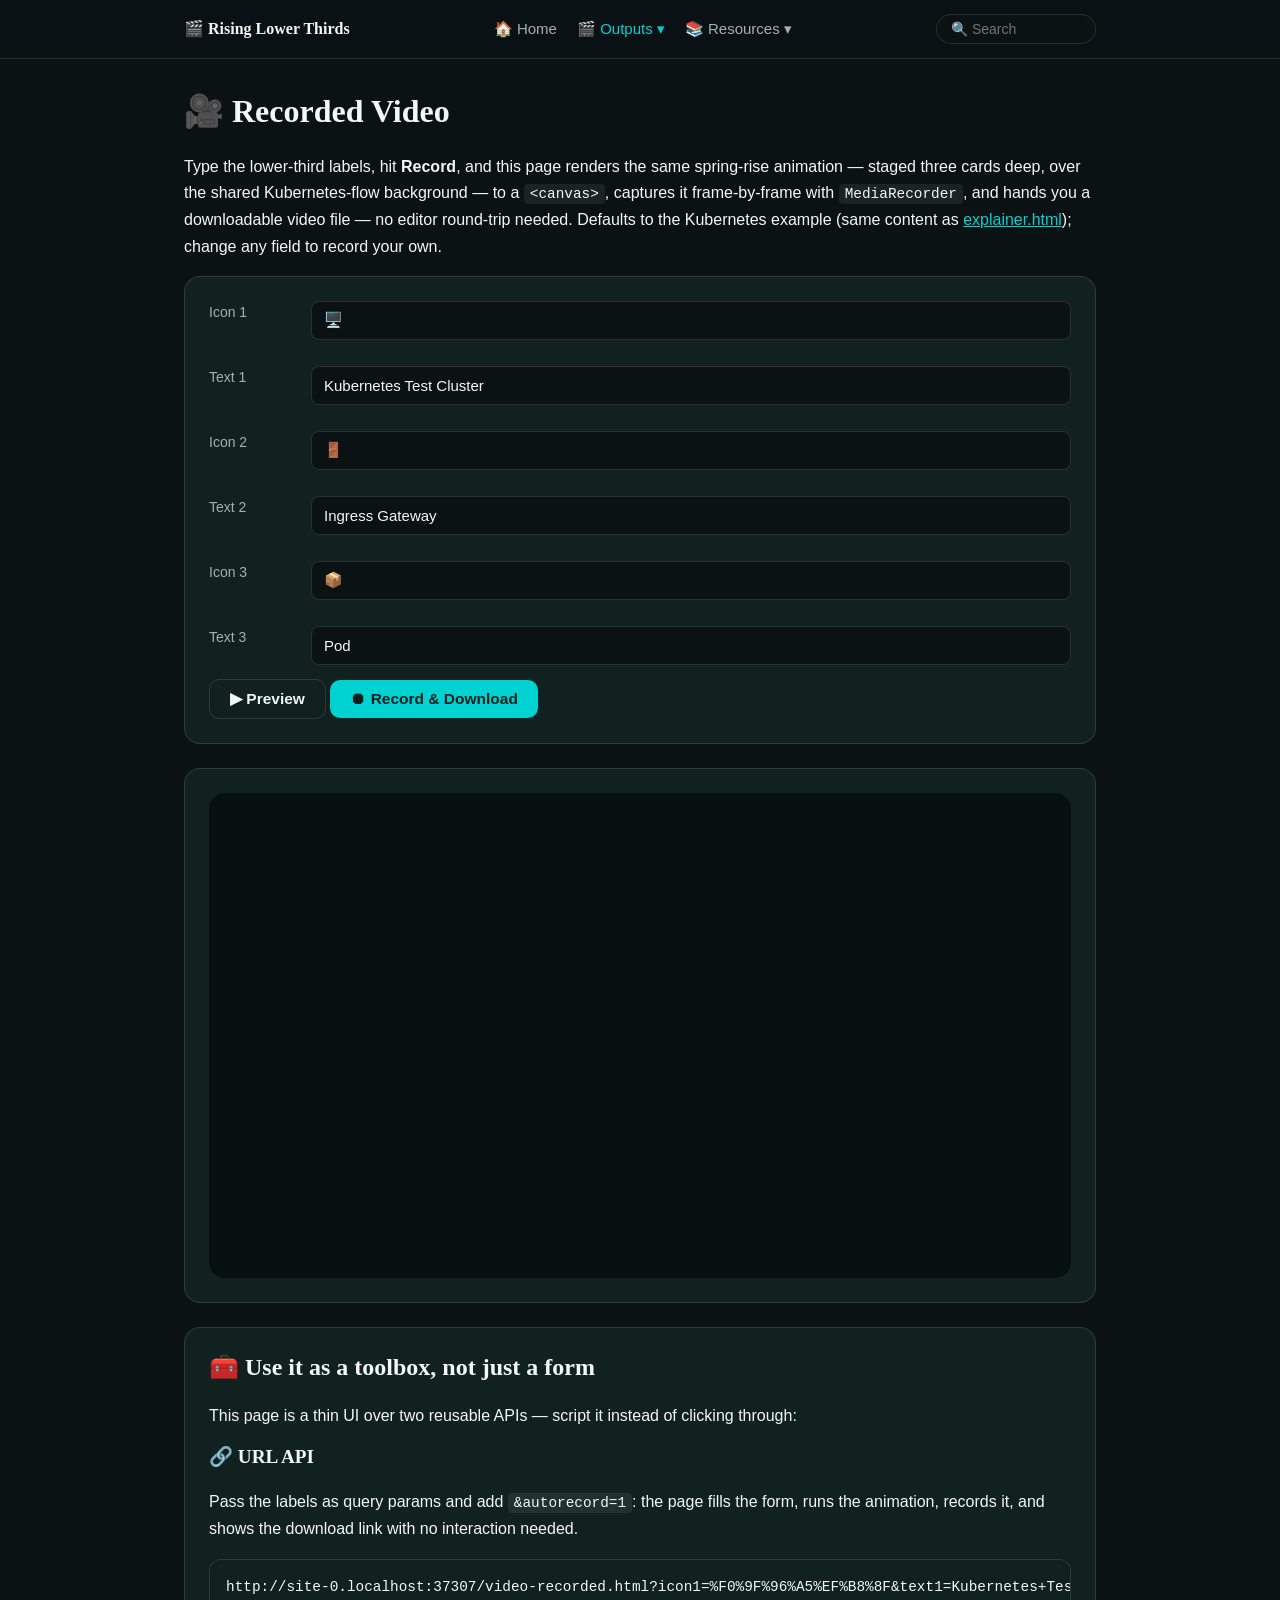
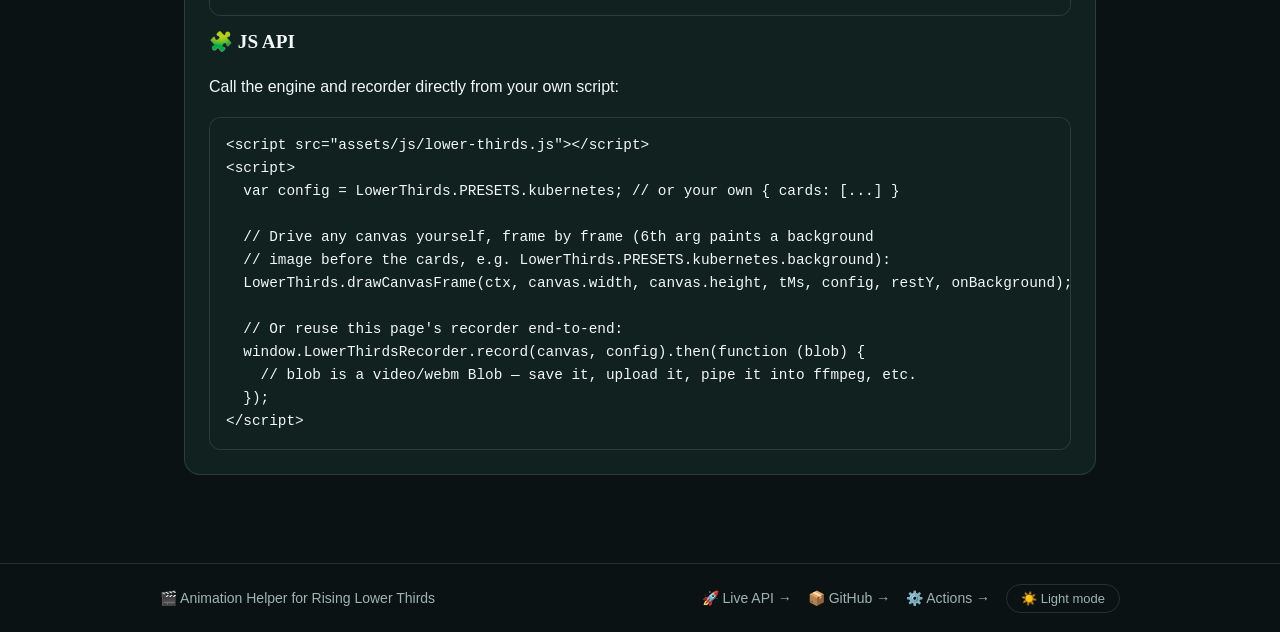
<file: video-recorded.html>
<!doctype html>
<html lang="en">
<head>
  <meta charset="utf-8">
  <meta name="viewport" content="width=device-width, initial-scale=1">
  <title>Recorded Video — Rising Lower Thirds</title>
  <link rel="icon" href="favicon.svg" type="image/svg+xml">
  <link rel="stylesheet" href="assets/css/style.css">
  <style>
    #render-canvas {
      width: 100%;
      aspect-ratio: 16 / 9;
      background: #06100f;
      border-radius: 16px;
      display: block;
    }
  </style>
</head>
<body>
  <main>
    <h1>🎥 Recorded Video</h1>
    <p>
      Type the lower-third labels, hit <strong>Record</strong>, and this page
      renders the same spring-rise animation — staged three cards deep, over the
      shared Kubernetes-flow background — to a <code>&lt;canvas&gt;</code>, captures
      it frame-by-frame with <code>MediaRecorder</code>, and hands you a
      downloadable video file — no editor round-trip needed. Defaults to the
      Kubernetes example (same content as <a href="explainer.html">explainer.html</a>);
      change any field to record your own.
    </p>

    <div class="card-panel">
      <div class="field-row">
        <label for="icon1">Icon 1</label>
        <input type="text" id="icon1" value="🖥️">
        <label for="text1">Text 1</label>
        <input type="text" id="text1" value="Kubernetes Test Cluster">
        <label for="icon2">Icon 2</label>
        <input type="text" id="icon2" value="🚪">
        <label for="text2">Text 2</label>
        <input type="text" id="text2" value="Ingress Gateway">
        <label for="icon3">Icon 3</label>
        <input type="text" id="icon3" value="📦">
        <label for="text3">Text 3</label>
        <input type="text" id="text3" value="Pod">
      </div>
      <button class="button secondary" id="preview-btn">▶ Preview</button>
      <button class="button" id="record-btn">⏺ Record &amp; Download</button>
      <span id="status" style="margin-left: 12px; color: var(--text-dim); font-size: 14px;"></span>
    </div>

    <div class="card-panel">
      <canvas id="render-canvas" width="1280" height="720"></canvas>
    </div>

    <div class="card-panel" id="result-panel" style="display: none;">
      <h2>🎞️ Output</h2>
      <video id="result-video" controls style="width: 100%; border-radius: 12px;"></video>
      <p><a id="download-link" class="button" download="lower-thirds.webm">Download video</a></p>
      <p>
        Need a different container/codec (e.g. MP4 for an editor that won't take WebM)?
        The project's <code>ffmpeg-usage</code> skill can convert it —
        see <a href="recommendation.html">recommendation.html</a>.
      </p>
    </div>

    <div class="card-panel">
      <h2>🧰 Use it as a toolbox, not just a form</h2>
      <p>This page is a thin UI over two reusable APIs — script it instead of clicking through:</p>
      <h3>🔗 URL API</h3>
      <p>
        Pass the labels as query params and add <code>&amp;autorecord=1</code>: the page
        fills the form, runs the animation, records it, and shows the download link with
        no interaction needed.
      </p>
      <pre id="url-example"></pre>
      <h3>🧩 JS API</h3>
      <p>Call the engine and recorder directly from your own script:</p>
      <pre>&lt;script src="assets/js/lower-thirds.js"&gt;&lt;/script&gt;
&lt;script&gt;
  var config = LowerThirds.PRESETS.kubernetes; // or your own { cards: [...] }

  // Drive any canvas yourself, frame by frame (6th arg paints a background
  // image before the cards, e.g. LowerThirds.PRESETS.kubernetes.background):
  LowerThirds.drawCanvasFrame(ctx, canvas.width, canvas.height, tMs, config, restY, onBackground);

  // Or reuse this page's recorder end-to-end:
  window.LowerThirdsRecorder.record(canvas, config).then(function (blob) {
    // blob is a video/webm Blob — save it, upload it, pipe it into ffmpeg, etc.
  });
&lt;/script&gt;</pre>
    </div>
  </main>

  <script src="assets/js/lower-thirds.js"></script>
  <script>
    /**
     * LowerThirdsRecorder — reusable API for rendering+recording a config to a
     * video/webm Blob on any canvas. Used by this page's own buttons below, and
     * callable directly from other scripts (see the "JS API" panel on-page).
     */
    (function () {
      function runAnimation(ctx, canvas, config, onFrame, onDone, onBackground) {
        var cards = LowerThirds.normalizeCards(config);
        var duration = LowerThirds.computeDuration(cards);
        var rafId = null;
        var start = null;

        function frame(now) {
          if (start === null) start = now;
          var t = now - start;
          LowerThirds.drawCanvasFrame(ctx, canvas.width, canvas.height, t, config, canvas.height - 160, onBackground);
          if (onFrame) onFrame(t);
          if (t < duration) {
            rafId = requestAnimationFrame(frame);
          } else {
            rafId = null;
            if (onDone) onDone();
          }
        }
        rafId = requestAnimationFrame(frame);
        return function stop() {
          if (rafId !== null) cancelAnimationFrame(rafId);
        };
      }

      function record(canvas, config, onBackground) {
        return new Promise(function (resolve, reject) {
          if (typeof MediaRecorder === "undefined") {
            reject(new Error("MediaRecorder isn't supported in this browser."));
            return;
          }
          var ctx = canvas.getContext("2d");
          var stream = canvas.captureStream(30);
          var mimeType = "video/webm;codecs=vp9";
          if (!MediaRecorder.isTypeSupported(mimeType)) mimeType = "video/webm";
          var recorder = new MediaRecorder(stream, { mimeType: mimeType });
          var chunks = [];

          recorder.ondataavailable = function (e) {
            if (e.data.size > 0) chunks.push(e.data);
          };
          recorder.onstop = function () {
            resolve(new Blob(chunks, { type: mimeType }));
          };
          recorder.onerror = reject;

          recorder.start();
          runAnimation(ctx, canvas, config, null, function () {
            recorder.stop();
          }, onBackground);
        });
      }

      window.LowerThirdsRecorder = { record: record, runAnimation: runAnimation };
    })();
  </script>
  <script>
    (function () {
      var canvas = document.getElementById("render-canvas");
      var ctx = canvas.getContext("2d");
      var statusEl = document.getElementById("status");

      // Background image, shared with explainer.html — always drawn behind
      // the cards regardless of what text is typed (see MASTER_SPEC.md: the
      // recorded-video output gets a background the same way the interactive
      // HTML output does; only the transparent live overlay stays background-free).
      var bgImage = new Image();
      bgImage.src = LowerThirds.PRESETS.kubernetes.background;

      function drawBackground(bgCtx) {
        if (bgImage.complete && bgImage.naturalWidth) {
          bgCtx.drawImage(bgImage, 0, 0, canvas.width, canvas.height);
          var gradient = bgCtx.createLinearGradient(0, 0, 0, canvas.height);
          gradient.addColorStop(0, "rgba(6, 16, 15, 0.35)");
          gradient.addColorStop(0.78, "rgba(6, 16, 15, 0.92)");
          bgCtx.fillStyle = gradient;
          bgCtx.fillRect(0, 0, canvas.width, canvas.height);
        } else {
          bgCtx.fillStyle = "#06100f";
          bgCtx.fillRect(0, 0, canvas.width, canvas.height);
        }
      }

      var KUBERNETES_DELAYS = LowerThirds.PRESETS.kubernetes.cards.map(function (c) { return c.delayMs; });

      function fieldConfig() {
        return {
          cards: [1, 2, 3].map(function (n) {
            return {
              icon: document.getElementById("icon" + n).value,
              text: document.getElementById("text" + n).value,
              delayMs: KUBERNETES_DELAYS[n - 1],
            };
          }),
        };
      }

      function showResult(blob) {
        var url = URL.createObjectURL(blob);
        var video = document.getElementById("result-video");
        var link = document.getElementById("download-link");
        video.src = url;
        link.href = url;
        document.getElementById("result-panel").style.display = "block";
        statusEl.textContent = "Recording ready.";
      }

      function recordCurrentFields() {
        statusEl.textContent = "Recording…";
        LowerThirdsRecorder.record(canvas, fieldConfig(), drawBackground).then(showResult, function (err) {
          statusEl.textContent = err.message;
        });
      }

      document.getElementById("preview-btn").addEventListener("click", function () {
        statusEl.textContent = "Previewing…";
        LowerThirdsRecorder.runAnimation(ctx, canvas, fieldConfig(), null, function () {
          statusEl.textContent = "Preview done.";
        }, drawBackground);
      });

      document.getElementById("record-btn").addEventListener("click", recordCurrentFields);

      var params = new URLSearchParams(window.location.search);
      var exampleUrl = new URL(window.location.href);
      exampleUrl.search = "";
      exampleUrl.searchParams.set("icon1", "🖥️");
      exampleUrl.searchParams.set("text1", "Kubernetes Test Cluster");
      exampleUrl.searchParams.set("icon2", "🚪");
      exampleUrl.searchParams.set("text2", "Ingress Gateway");
      exampleUrl.searchParams.set("icon3", "📦");
      exampleUrl.searchParams.set("text3", "Pod");
      exampleUrl.searchParams.set("autorecord", "1");
      document.getElementById("url-example").textContent = exampleUrl.toString();

      [1, 2, 3].forEach(function (n) {
        if (params.has("icon" + n)) document.getElementById("icon" + n).value = params.get("icon" + n);
        if (params.has("text" + n)) document.getElementById("text" + n).value = params.get("text" + n);
      });
      if (params.get("autorecord") === "1") {
        recordCurrentFields();
      }
    })();
  </script>
  <script src="assets/js/nav.js"></script>
</body>
</html>
</file>
<file: assets/css/style.css>
/* Rising Lower Thirds — shared site chrome */

:root {
  --bg: #0b1214;
  --panel: #10211f;
  --card-bg: rgba(11, 27, 30, 0.85);
  --border: rgba(255, 255, 255, 0.12);
  --accent: #00d2d2;
  --accent-contrast: #06201f;
  --text: #f2f7f7;
  --text-dim: #9fb3b2;
  --nav-bg: rgba(11, 18, 20, 0.9);
  --font-ui: -apple-system, BlinkMacSystemFont, "Segoe UI", Helvetica, Arial, sans-serif;
  --font-serif: Georgia, "Times New Roman", serif;
}

/* Light mode — toggled via the footer button (assets/js/nav.js), persisted
   in localStorage. Only site chrome changes; the lower-thirds card visuals
   (.lt-card etc.) stay fixed to problem.md's spec regardless of theme. */
:root[data-theme="light"] {
  --bg: #f4f7f7;
  --panel: #ffffff;
  --card-bg: rgba(255, 255, 255, 0.92);
  --border: rgba(11, 27, 30, 0.14);
  --accent: #057a7a;
  --accent-contrast: #ffffff;
  --text: #10211f;
  --text-dim: #4a5d5b;
  --nav-bg: rgba(255, 255, 255, 0.85);
}

* {
  box-sizing: border-box;
}

body {
  margin: 0;
  background: var(--bg);
  color: var(--text);
  font-family: var(--font-ui);
  font-size: 16px;
  line-height: 1.65;
  -webkit-font-smoothing: antialiased;
  text-rendering: optimizeLegibility;
  min-height: 100vh;
  display: flex;
  flex-direction: column;
  transition: background-color 0.2s ease, color 0.2s ease;
  overflow-wrap: break-word;
}

main {
  flex: 1;
  width: 100%;
  max-width: 960px;
  margin: 0 auto;
  padding: 32px 24px 64px;
}

p, ul, ol {
  margin: 0 0 16px;
}

ul, ol {
  padding-left: 24px;
}

li {
  margin-bottom: 6px;
}

li:last-child {
  margin-bottom: 0;
}

li > ul, li > ol {
  margin-top: 6px;
  margin-bottom: 0;
}

h1, h2, h3 {
  font-family: var(--font-serif);
  line-height: 1.3;
  margin-top: 0;
}

h1 { font-size: 2rem; }
h2 { font-size: 1.5rem; }
h3 { font-size: 1.2rem; }

.card-panel > :last-child {
  margin-bottom: 0;
}

a {
  color: var(--accent);
}

code, pre {
  font-family: "SF Mono", Menlo, Consolas, monospace;
  font-size: 0.9em;
}

code {
  background: rgba(255, 255, 255, 0.07);
  padding: 2px 6px;
  border-radius: 4px;
}

pre {
  background: var(--panel);
  border: 1px solid var(--border);
  border-radius: 12px;
  padding: 16px;
  line-height: 1.6;
  overflow-x: auto;
}

pre code {
  background: none;
  padding: 0;
}

/* Copy-to-clipboard button overlaid on a <pre> block (mcp-guide.html prompts) */
.prompt-block {
  position: relative;
}

.prompt-block pre {
  padding-right: 100px;
}

.copy-prompt-btn {
  position: absolute;
  top: 10px;
  right: 10px;
  background: var(--accent);
  color: var(--accent-contrast);
  border: none;
  border-radius: 8px;
  padding: 6px 12px;
  font-size: 13px;
  font-family: inherit;
  cursor: pointer;
  white-space: nowrap;
}

.card-panel {
  background: var(--panel);
  border: 1px solid var(--border);
  border-radius: 16px;
  padding: 24px;
  margin-bottom: 24px;
}

.button {
  display: inline-block;
  background: var(--accent);
  color: var(--accent-contrast);
  font-weight: 600;
  border: none;
  border-radius: 10px;
  padding: 10px 20px;
  cursor: pointer;
  font-size: 15.5px;
}

.button:disabled {
  opacity: 0.5;
  cursor: not-allowed;
}

.button.secondary {
  background: transparent;
  color: var(--text);
  border: 1px solid var(--border);
}

label {
  display: block;
  font-size: 14px;
  color: var(--text-dim);
  margin-bottom: 4px;
}

input[type="text"],
textarea {
  width: 100%;
  background: var(--bg);
  border: 1px solid var(--border);
  color: var(--text);
  border-radius: 8px;
  padding: 10px 12px;
  font-size: 15px;
  margin-bottom: 14px;
}

textarea {
  font-family: inherit;
  line-height: 1.4;
  resize: vertical;
  overflow-wrap: break-word;
}

.field-row {
  display: grid;
  grid-template-columns: 90px 1fr;
  gap: 12px;
  align-items: start;
}

/* explainer.html's builder — X/Y sliders for exploring custom label placement */
.lt-slider-row {
  display: grid;
  grid-template-columns: 1fr 1fr;
  gap: 16px;
  margin-bottom: 14px;
}

.lt-slider-row output {
  color: var(--accent);
  font-family: "SF Mono", Menlo, Consolas, monospace;
}

input[type="range"] {
  width: 100%;
  accent-color: var(--accent);
}

/* Section-level dividers (explainer.html: "Example" / "Builder") */
.section-heading {
  margin: 40px 0 16px;
  padding-bottom: 8px;
  border-bottom: 2px solid var(--border);
}

.section-heading:first-of-type {
  margin-top: 0;
}

/* Shared top navigation, injected by assets/js/nav.js */
.site-nav {
  border-bottom: 1px solid var(--border);
  background: var(--nav-bg);
  backdrop-filter: blur(6px);
  position: sticky;
  top: 0;
  z-index: 10;
}

.site-nav-inner {
  max-width: 960px;
  margin: 0 auto;
  padding: 14px 24px;
  display: flex;
  align-items: center;
  justify-content: space-between;
  flex-wrap: wrap;
  gap: 12px;
}

.site-brand {
  font-family: var(--font-serif);
  font-weight: 600;
  text-decoration: none;
  color: var(--text);
  font-size: 16px;
}

.site-links {
  display: flex;
  gap: 20px;
  flex-wrap: wrap;
}

.site-links a {
  text-decoration: none;
  color: var(--text-dim);
  font-size: 15px;
}

.site-links a:hover,
.site-links a.active {
  color: var(--accent);
}

/* Nav dropdown (e.g. Outputs -> Recorded Video/Live Overlay/...) — hover on
   desktop, click toggle for touch/keyboard via the "open" class. The group
   label itself (.nav-dropdown-label) isn't a page, just the toggle. */
.nav-dropdown {
  position: relative;
  display: flex;
  align-items: center;
}

.nav-dropdown-label {
  background: none;
  border: none;
  font-family: inherit;
  color: var(--text-dim);
  cursor: pointer;
  font-size: 15px;
  padding: 0;
}

.nav-dropdown-label:hover,
.nav-dropdown-label.active {
  color: var(--accent);
}

.nav-dropdown-menu {
  display: none;
  position: absolute;
  top: 100%;
  left: 0;
  margin-top: 10px;
  background: var(--panel);
  border: 1px solid var(--border);
  border-radius: 10px;
  padding: 8px;
  min-width: 220px;
  z-index: 20;
  flex-direction: column;
  gap: 2px;
  box-shadow: 0 8px 24px rgba(0, 0, 0, 0.4);
}

.nav-dropdown:hover .nav-dropdown-menu,
.nav-dropdown.open .nav-dropdown-menu {
  display: flex;
}

.nav-dropdown-menu a {
  padding: 8px 10px;
  border-radius: 6px;
  white-space: nowrap;
}

.nav-dropdown-menu a:hover {
  background: var(--bg);
}

/* Nav search — title-only match over pages/docs, dropdown of results */
.nav-search {
  position: relative;
}

.nav-search input[type="search"] {
  width: 160px;
  background: var(--bg);
  border: 1px solid var(--border);
  color: var(--text);
  border-radius: 999px;
  padding: 6px 14px;
  font-size: 14px;
  margin-bottom: 0;
}

.nav-search input[type="search"]:focus {
  width: 220px;
  outline: none;
  border-color: var(--accent);
}

.nav-search-results {
  display: none;
  position: absolute;
  top: 100%;
  right: 0;
  margin-top: 10px;
  background: var(--panel);
  border: 1px solid var(--border);
  border-radius: 10px;
  padding: 8px;
  min-width: 240px;
  max-width: 320px;
  z-index: 20;
  flex-direction: column;
  gap: 2px;
  box-shadow: 0 8px 24px rgba(0, 0, 0, 0.4);
}

.nav-search-results.open {
  display: flex;
}

.nav-search-results a {
  padding: 8px 10px;
  border-radius: 6px;
  white-space: nowrap;
  overflow: hidden;
  text-overflow: ellipsis;
}

.nav-search-results a:hover {
  background: var(--bg);
}

.nav-search-empty {
  padding: 8px 10px;
  color: var(--text-dim);
  font-size: 14px;
}

/* Shared footer, injected by assets/js/nav.js */
.site-footer {
  border-top: 1px solid var(--border);
  padding: 20px 24px;
}

.site-footer-inner {
  max-width: 960px;
  margin: 0 auto;
  display: flex;
  align-items: center;
  justify-content: space-between;
  flex-wrap: wrap;
  gap: 8px;
  font-size: 14px;
  color: var(--text-dim);
}

.site-footer-inner a {
  color: var(--text-dim);
  text-decoration: none;
}

.site-footer-inner a:hover {
  color: var(--accent);
}

.site-footer-links {
  display: flex;
  align-items: center;
  gap: 16px;
  flex-wrap: wrap;
}

.theme-toggle {
  background: transparent;
  color: var(--text-dim);
  border: 1px solid var(--border);
  border-radius: 999px;
  padding: 6px 14px;
  font-size: 13px;
  font-family: inherit;
  cursor: pointer;
}

.theme-toggle:hover {
  color: var(--accent);
  border-color: var(--accent);
}

/* Basic table styling (master-spec.html) */
table {
  width: 100%;
  border-collapse: collapse;
  font-size: 15px;
}

th, td {
  text-align: left;
  padding: 10px 12px;
  border-bottom: 1px solid var(--border);
  vertical-align: top;
  line-height: 1.5;
}

th {
  color: var(--text-dim);
  font-weight: 600;
  white-space: nowrap;
}

/* Note-taker widget — fixed so it stays in view while the page scrolls,
   with notes persisted to localStorage per-page. */
.note-taker {
  position: fixed;
  right: 20px;
  bottom: 20px;
  z-index: 20;
  display: flex;
  flex-direction: column;
  align-items: flex-end;
  gap: 8px;
}

.note-taker-toggle {
  background: var(--accent);
  color: var(--accent-contrast);
  font-weight: 600;
  border: none;
  border-radius: 999px;
  padding: 10px 18px;
  cursor: pointer;
  font-size: 14px;
  box-shadow: 0 4px 16px rgba(0, 0, 0, 0.4);
}

.note-taker-panel {
  width: min(320px, calc(100vw - 40px));
  background: var(--panel);
  border: 1px solid var(--border);
  border-radius: 14px;
  padding: 14px;
  box-shadow: 0 8px 24px rgba(0, 0, 0, 0.5);
}

.note-taker-panel textarea {
  width: 100%;
  min-height: 140px;
  resize: vertical;
  background: var(--bg);
  border: 1px solid var(--border);
  color: var(--text);
  border-radius: 8px;
  padding: 10px 12px;
  font-size: 15px;
  line-height: 1.5;
  font-family: inherit;
}

.note-taker-actions {
  display: flex;
  align-items: center;
  gap: 8px;
  margin-top: 10px;
}

.note-taker-actions .button {
  padding: 8px 14px;
  font-size: 14px;
}

#note-taker-status {
  font-size: 13px;
  color: var(--text-dim);
}
</file>
<file: assets/css/lower-thirds.css>
/* Rising Lower Thirds — card visuals (DOM/CSS renderer, per problem.md spec) */

.lt-stage {
  position: relative;
  width: 100%;
  aspect-ratio: 16 / 9;
  border-radius: 16px;
  overflow: hidden;
  background: #06100f;
  display: flex;
  align-items: flex-end;
  justify-content: center;
  padding-bottom: 12%;
}

.lt-stage.lt-transparent {
  background: repeating-conic-gradient(#0f1a1a 0% 25%, #0b1414 0% 50%) 50% / 24px 24px;
}

.lt-wrap {
  display: flex;
  align-items: center;
  gap: 24px;
}

.lt-card {
  display: inline-flex;
  align-items: center;
  gap: 12px;
  background: rgba(11, 27, 30, 0.85);
  border: 1px solid rgba(255, 255, 255, 0.4);
  border-radius: 27px;
  padding: 14px 28px;
  white-space: nowrap;
  transform: translateY(120px);
  opacity: 0;
  will-change: transform, opacity;
}

.lt-icon {
  color: #00d2d2;
  font-size: 26px;
  line-height: 1;
}

.lt-text {
  color: #ffffff;
  font-family: Georgia, "Times New Roman", serif;
  font-size: 26px;
  line-height: 1;
}

/* Explainer page (explainer.html) — generated background + flow arrows + captions */

.lt-stage.lt-explainer-bg {
  position: relative;
}

/* The background sits on its own layer, separate from .lt-stage, so it can
   animate (scale/opacity) independently of the cards it sits behind — see
   §3.2 in MASTER_SPEC.md: the background "lands" in sync with the cards
   rather than just being a static backdrop. */
.lt-bg-layer {
  position: absolute;
  inset: 0;
  background-image: linear-gradient(180deg, rgba(6, 16, 15, 0.35) 0%, rgba(6, 16, 15, 0.92) 78%), url("../k8s-explainer-background.png");
  background-size: cover;
  background-position: center;
  opacity: 0.28;
  transform: scale(1.045);
  transition: opacity 1.1s ease, transform 1.1s ease;
}

.lt-bg-layer.lt-bg-landed {
  opacity: 1;
  transform: scale(1);
}

.lt-arrows {
  position: absolute;
  inset: 0;
  width: 100%;
  height: 100%;
  pointer-events: none;
}

.lt-arrow {
  stroke: #00d2d2;
  stroke-width: 3;
  opacity: 0;
  transition: opacity 0.5s ease;
}

.lt-caption-list {
  display: flex;
  flex-direction: column;
  gap: 14px;
  margin: 20px 0 0;
  padding: 0;
  list-style: none;
}

.lt-caption {
  display: flex;
  gap: 12px;
  align-items: baseline;
  opacity: 0;
  transform: translateY(8px);
  transition: opacity 0.5s ease, transform 0.5s ease;
}

.lt-caption.lt-visible {
  opacity: 1;
  transform: translateY(0);
}

.lt-caption-index {
  flex: none;
  color: #00d2d2;
  font-family: Georgia, "Times New Roman", serif;
  font-weight: 600;
}

.lt-caption-text {
  color: #f2f7f7;
  line-height: 1.5;
}

/* Builder preview (explainer.html) — a static, non-animated mockup for
   exploring custom label placement via the X/Y sliders. Deliberately
   separate from .lt-stage/.lt-card's real spring-rise rendering: the
   animated Example always keeps its normal engine-centered layout per
   problem.md's spec, regardless of what's dragged here.

   .lt-builder-preview is rendered at the background image's true native
   size (1920x1080, matching the coordinate space the parameters table and
   sliders use) and then uniformly scaled down via CSS transform to fit
   .lt-builder-preview-outer's responsive width — like a viewport zoom, not
   a percentage-based reflow. This keeps pill *position and size* both
   proportionally correct at any screen size: percentage-positioning alone
   would keep left/top correct but not the pills' width (fixed by their
   26px font, per problem.md's spec, not responsive), causing them to
   visually overlap at container widths smaller than 1920px. */
.lt-builder-preview-outer {
  position: relative;
  width: 100%;
  aspect-ratio: 16 / 9;
  border-radius: 16px;
  overflow: hidden;
  margin-top: 16px;
}

.lt-builder-preview {
  position: absolute;
  top: 0;
  left: 0;
  width: 1920px;
  height: 1080px;
  transform-origin: top left;
  background-image: linear-gradient(180deg, rgba(6, 16, 15, 0.35) 0%, rgba(6, 16, 15, 0.92) 78%), url("../k8s-explainer-background.png");
  background-size: cover;
  background-position: center;
}

.lt-card.lt-builder-pill {
  position: absolute;
  transform: none;
  opacity: 1;
}
</file>
